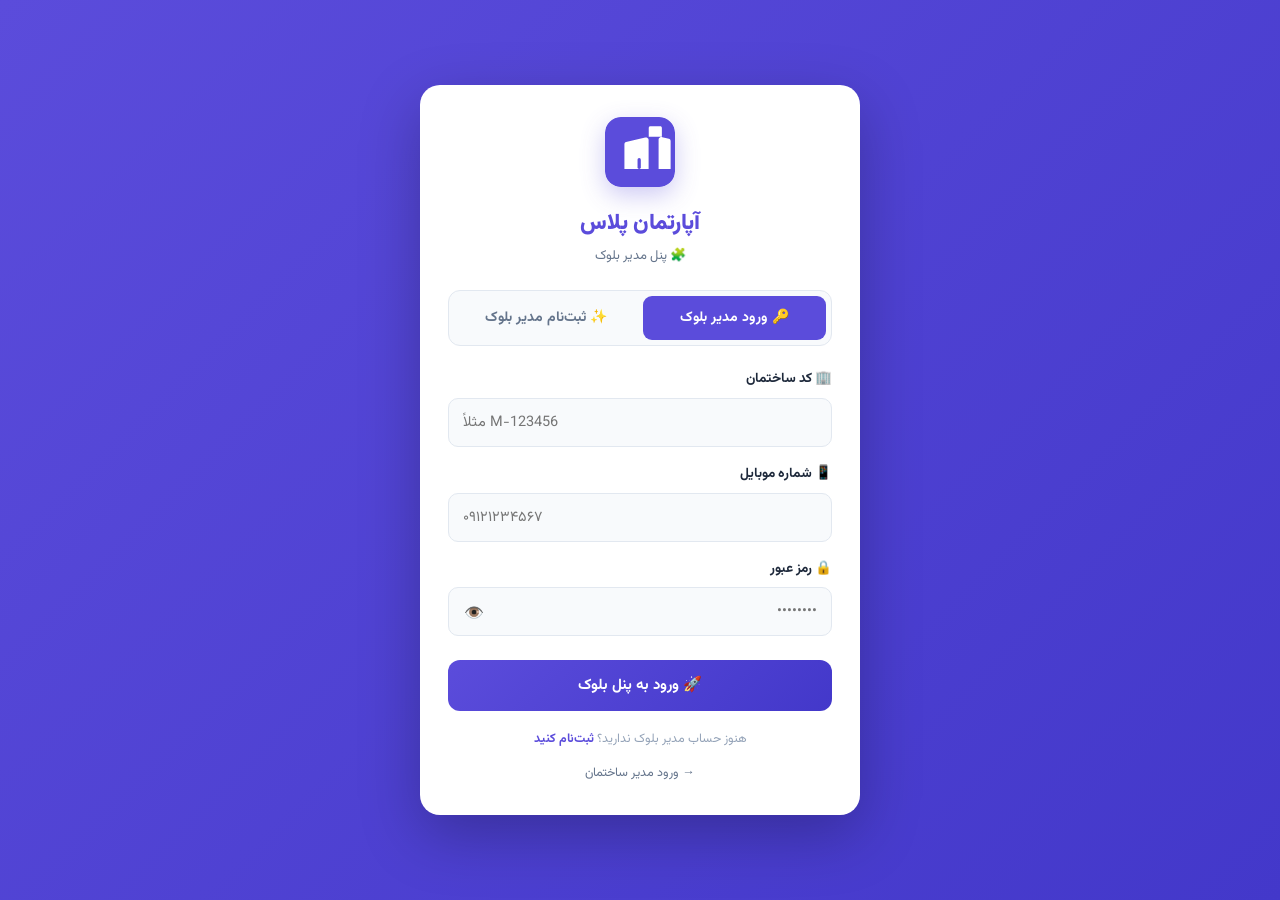
<file: block.html>
<!DOCTYPE html>
<html lang="fa" dir="rtl">
<head>
  <meta charset="UTF-8">
  <meta name="viewport" content="width=device-width,initial-scale=1.0,maximum-scale=1.0,viewport-fit=cover">
  <title>مدیر بلوک | آپارتمان پلاس</title>
  <link rel="stylesheet" href="css/style.css?v=999">
  <link rel="stylesheet" href="css/auth.css?v=2">
  <link rel="manifest" href="manifest.json">
  <meta name="theme-color" content="#5b4cdb">
  <link rel="icon" href="assets/icon-192.png" type="image/png">
  <link rel="apple-touch-icon" href="assets/apple-touch-icon.png">
  <meta name="apple-mobile-web-app-capable" content="yes">
  <meta name="mobile-web-app-capable" content="yes">
  <meta name="apple-mobile-web-app-title" content="مدیر ساختمان">
  <meta name="robots" content="noindex">
</head>
<body>

  <div class="login-page">
    <div class="login-box">

      <div class="login-brand">
        <svg viewBox="0 0 512 512" xmlns="http://www.w3.org/2000/svg" fill="none">
          <rect width="512" height="512" rx="110" fill="#5b4cdb"/>
          <path d="M370 380H142V200c0-8 5-15 12-17l140-33c6-1 12 0 17 3s8 9 8 15v212zM392 165c0-6 4-12 9-15s12-4 18-2l48 11c8 2 13 9 13 17v204h-88V165zM320 80c0-7 5-12 12-12h72c7 0 12 5 12 12v64h-96V80z"
                fill="#ffffff"/>
          <rect x="238" y="300" width="24" height="80" rx="12" fill="#5b4cdb"/>
        </svg>
        <h1>آپارتمان پلاس</h1>
        <p>🧩 پنل مدیر بلوک</p>
      </div>

      <!-- تب‌ها -->
      <div class="login-tabs">
        <button class="login-tab active" data-block-tab="login">🔑 ورود مدیر بلوک</button>
        <button class="login-tab" data-block-tab="register">✨ ثبت‌نام مدیر بلوک</button>
      </div>

      <div class="auth-status" id="blockStatus" role="status" aria-live="polite"></div>

      <!-- تب ورود -->
      <div class="login-tab-content active" data-block-tab-content="login">
        <div class="form-group">
          <label for="blockLoginCode">🏢 کد ساختمان</label>
          <input type="text" id="blockLoginCode" class="form-input" placeholder="مثلاً M-123456" dir="ltr" autocomplete="organization" autocapitalize="characters" />
        </div>
        <div class="form-group">
          <label for="blockLoginPhone">📱 شماره موبایل</label>
          <input type="tel" id="blockLoginPhone" class="form-input" placeholder="۰۹۱۲۱۲۳۴۵۶۷" maxlength="11" dir="ltr" autocomplete="username" inputmode="numeric" />
        </div>
        <div class="form-group">
          <label for="blockLoginPassword">🔒 رمز عبور</label>
          <div class="show-pass-wrapper">
            <input type="password" id="blockLoginPassword" class="form-input" placeholder="••••••••" style="padding-left: 40px;" autocomplete="current-password" />
            <button type="button" class="show-pass-btn" data-toggle-pass="blockLoginPassword">👁️</button>
          </div>
        </div>
        <div class="login-error-msg" id="blockLoginError" style="margin:-4px 0 8px;"></div>
        <button class="login-submit-btn" id="btnBlockLoginSubmit">🚀 ورود به پنل بلوک</button>
        <p class="login-footer-text">
          هنوز حساب مدیر بلوک ندارید؟
          <a data-goto-block-tab="register">ثبت‌نام کنید</a>
        </p>
      </div>

      <!-- تب ثبت‌نام -->
      <div class="login-tab-content" data-block-tab-content="register">
        <p class="form-hint" style="margin:-6px 0 14px;font-size:12.5px;color:#64748b;">درخواست شما برای مدیر ساختمان فرستاده می‌شود و بعد از تأیید او می‌توانید وارد شوید.</p>
        <div class="form-group">
          <label for="blockRegCode">🏢 کد ساختمان</label>
          <input type="text" id="blockRegCode" class="form-input" placeholder="کد را از مدیر ساختمان بگیرید" dir="ltr" autocapitalize="characters" autocomplete="off" />
          <div class="form-hint" id="blockRegCodeHint"></div>
        </div>
        <div class="form-group">
          <label for="blockRegBlock">🧱 بلوک</label>
          <select id="blockRegBlock" class="form-input" disabled>
            <option value="">اول کد ساختمان را وارد کنید</option>
          </select>
          <input type="text" id="blockRegBlockText" class="form-input" placeholder="نام بلوک (مثلاً A)" style="display:none;" autocomplete="off" />
        </div>
        <div class="form-group">
          <label for="blockRegName">👤 نام و نام خانوادگی</label>
          <input type="text" id="blockRegName" class="form-input" placeholder="مثلاً: رضا محمدی" maxlength="60" autocomplete="name" />
        </div>
        <div class="form-group">
          <label for="blockRegPhone">📱 شماره موبایل</label>
          <input type="tel" id="blockRegPhone" class="form-input" placeholder="۰۹۱۲۱۲۳۴۵۶۷" maxlength="11" dir="ltr" autocomplete="tel" inputmode="numeric" />
        </div>
        <div class="form-group">
          <label for="blockRegPassword">🔒 رمز عبور (حداقل ۶ کاراکتر)</label>
          <div class="show-pass-wrapper">
            <input type="password" id="blockRegPassword" class="form-input" placeholder="••••••••" style="padding-left: 40px;" autocomplete="new-password" />
            <button type="button" class="show-pass-btn" data-toggle-pass="blockRegPassword">👁️</button>
          </div>
        </div>
        <div class="form-group">
          <label for="blockRegPassword2">🔒 تکرار رمز عبور</label>
          <input type="password" id="blockRegPassword2" class="form-input" placeholder="••••••••" autocomplete="new-password" />
        </div>
        <div class="login-error-msg" id="blockRegError" style="margin:-4px 0 8px;"></div>
        <button class="login-submit-btn" id="btnBlockRegSubmit">📨 ارسال درخواست ثبت‌نام</button>
        <p class="login-footer-text">
          قبلاً ثبت‌نام کرده‌اید؟
          <a data-goto-block-tab="login">وارد شوید</a>
        </p>
      </div>

      <a class="login-back-link" href="login.html">→ ورود مدیر ساختمان</a>
    </div>
  </div>

  <div id="toastContainer" class="toast-container"></div>

  <script src="js/dialogs.js?v=1"></script>
  <script src="js/sync.js?v=7"></script>
  <script src="js/auth.js?v=5"></script>
  <script src="js/block-auth.js?v=1"></script>
</body>
</html>
</file>
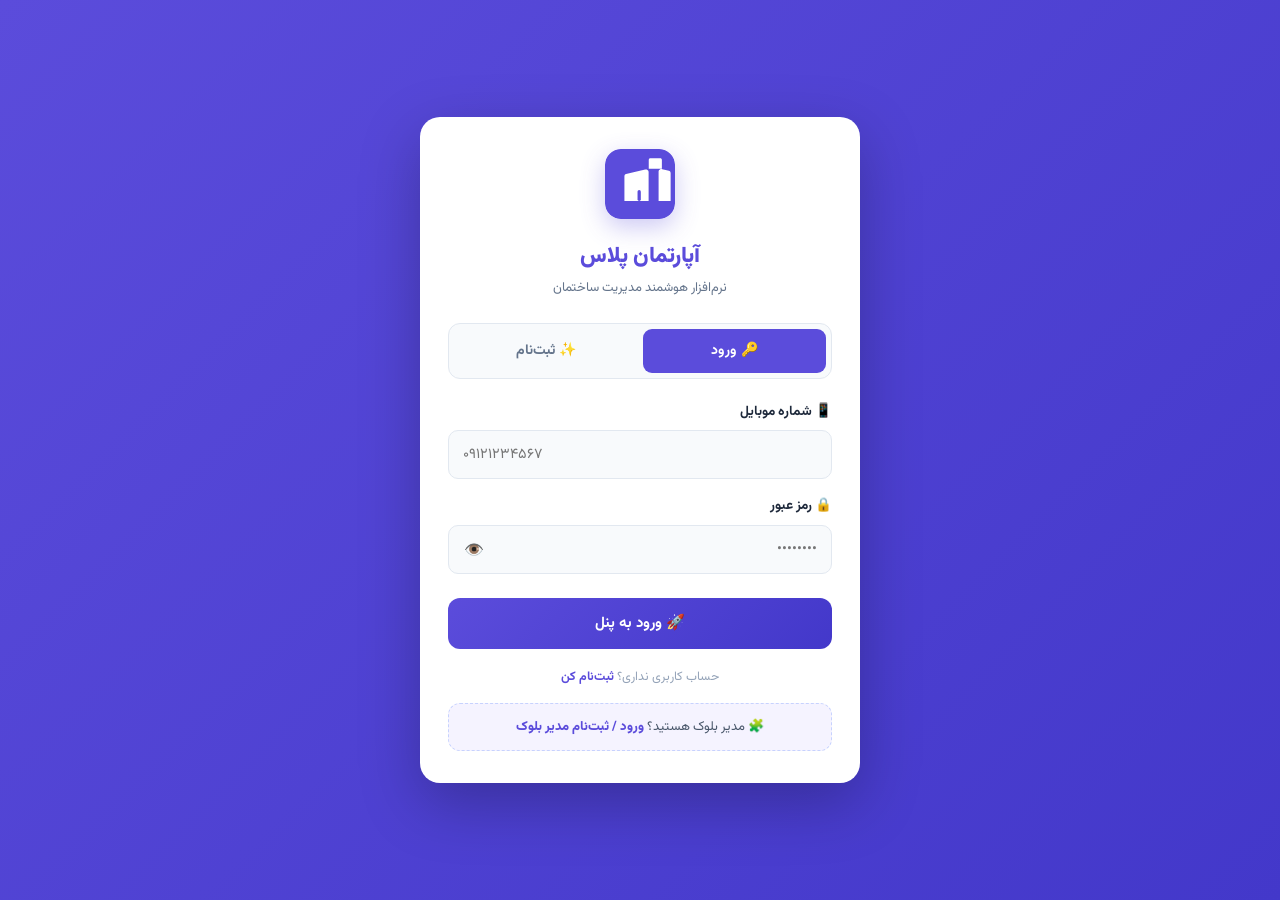
<file: login.html>
<!DOCTYPE html>
<html lang="fa" dir="rtl">
<head>
  <meta charset="UTF-8">
  <meta name="viewport" content="width=device-width,initial-scale=1.0,maximum-scale=1.0,viewport-fit=cover">
  <title>ورود | آپارتمان پلاس</title>
  <link rel="stylesheet" href="css/style.css?v=999">
<link rel="manifest" href="manifest.json">
<meta name="theme-color" content="#5b4cdb">
<link rel="icon" href="assets/icon-192.png" type="image/png">
<link rel="apple-touch-icon" href="assets/apple-touch-icon.png">
<meta name="apple-mobile-web-app-capable" content="yes">
<meta name="mobile-web-app-capable" content="yes">
<meta name="apple-mobile-web-app-title" content="مدیر ساختمان">

  <link rel="stylesheet" href="css/auth.css?v=2">
</head>
<body>

  <div class="login-page">
    <div class="login-box">

      <div class="login-brand">
        <svg viewBox="0 0 512 512" xmlns="http://www.w3.org/2000/svg" fill="none">
          <rect width="512" height="512" rx="110" fill="#5b4cdb"/>
          <path d="M370 380H142V200c0-8 5-15 12-17l140-33c6-1 12 0 17 3s8 9 8 15v212zM392 165c0-6 4-12 9-15s12-4 18-2l48 11c8 2 13 9 13 17v204h-88V165zM320 80c0-7 5-12 12-12h72c7 0 12 5 12 12v64h-96V80z"
                fill="#ffffff"/>
          <rect x="238" y="300" width="24" height="80" rx="12" fill="#5b4cdb"/>
        </svg>
        <h1>آپارتمان پلاس</h1>
        <p>نرم‌افزار هوشمند مدیریت ساختمان</p>
      </div>

      <!-- تب‌ها -->
      <div class="login-tabs">
        <button class="login-tab active" data-login-tab="login">🔑 ورود</button>
        <button class="login-tab" data-login-tab="signup">✨ ثبت‌نام</button>
      </div>

      <!-- تب ورود -->
      <div class="login-tab-content active" data-login-tab-content="login">
        <div class="form-group">
          <label for="loginPhone">📱 شماره موبایل</label>
          <input type="tel" id="loginPhone" class="form-input"
                 placeholder="۰۹۱۲۱۲۳۴۵۶۷" maxlength="11" dir="ltr" />
          <div class="login-error-msg" id="loginPhoneError"></div>
        </div>

        <div class="form-group">
          <label for="loginPassword">🔒 رمز عبور</label>
          <div class="show-pass-wrapper">
            <input type="password" id="loginPassword" class="form-input"
                   placeholder="••••••••" style="padding-left: 40px;" />
            <button type="button" class="show-pass-btn" data-toggle-pass="loginPassword">👁️</button>
          </div>
          <div class="login-error-msg" id="loginPasswordError"></div>
        </div>

        <button class="login-submit-btn" id="btnLoginSubmit">
          🚀 ورود به پنل
        </button>

        <p class="login-footer-text">
          حساب کاربری نداری؟
          <a data-switch-to-signup>ثبت‌نام کن</a>
        </p>

        <a class="login-alt-link" href="block.html" id="linkBlockManager">
          🧩 مدیر بلوک هستید؟ <strong>ورود / ثبت‌نام مدیر بلوک</strong>
        </a>
      </div>

      <!-- تب ثبت‌نام (فقط متن راهنما) -->
      <div class="login-tab-content" data-login-tab-content="signup">
        <div style="text-align: center; padding: 20px 0;">
          <div style="font-size: 56px; margin-bottom: 12px;">✨</div>
          <h2 style="font-size: 18px; font-weight: 800; color: #1e293b; margin-bottom: 10px;">
            خوش آمدید!
          </h2>
          <p style="font-size: 13.5px; color: #64748b; line-height: 1.8; margin-bottom: 20px;">
            برای شروع، اطلاعات ساختمان خود را وارد کنید. این فرآیند ۴ مرحله دارد و
            کمتر از ۲ دقیقه طول می‌کشد.
          </p>

          <button class="login-submit-btn" id="btnStartSignup">
            🎯 شروع ثبت‌نام
          </button>

          <p class="login-footer-text">
            حساب داری؟
            <a data-switch-to-login>وارد شو</a>
          </p>
        </div>
      </div>

    </div>
  </div>

  <!-- Toast Container -->
  <div id="toastContainer" class="toast-container"></div>

  <script src="js/sync.js?v=7"></script>
  <script src="js/plans.js?v=3"></script>
  <script src="js/auth.js?v=5"></script>
</body>
</html>
</file>
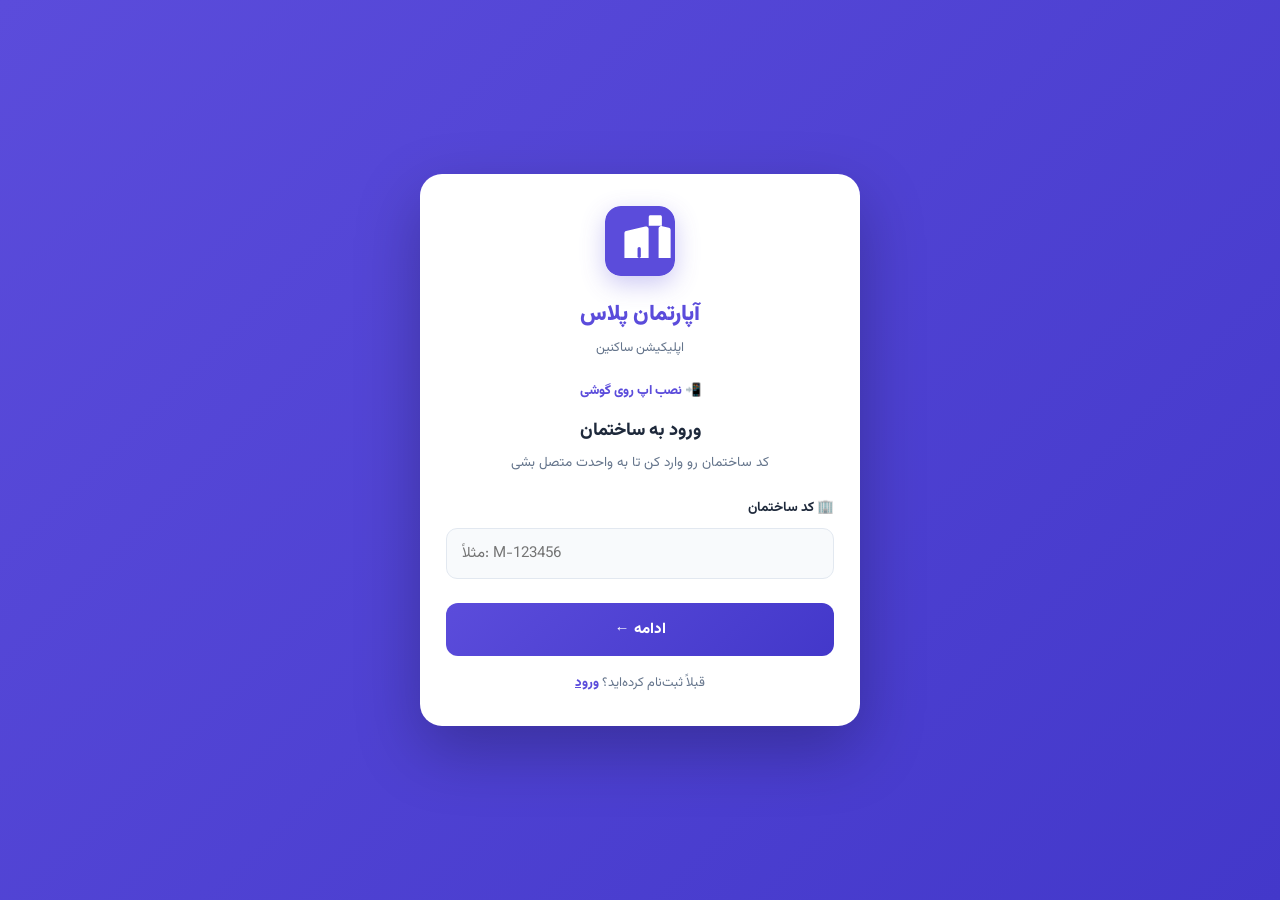
<file: resident.html>
<!DOCTYPE html>
<html lang="fa" dir="rtl">
<head>
  <meta charset="UTF-8">
  <meta name="viewport" content="width=device-width,initial-scale=1.0,maximum-scale=1.0,user-scalable=no">
  <title>آپارتمان پلاس | اپلیکیشن ساکنین</title>
        <link rel="stylesheet" href="css/resident-style.css?v=19">
  <link rel="stylesheet" href="https://fonts.googleapis.com/css2?family=Vazirmatn:wght@300;400;500;600;700;800;900&display=swap">
  <link rel="manifest" href="resident-manifest.json">
  <meta name="theme-color" content="#5b4cdb">
  <link rel="icon" href="assets/icon-192.png" type="image/png">
  <link rel="apple-touch-icon" href="assets/apple-touch-icon.png">
  <meta name="apple-mobile-web-app-capable" content="yes">
  <meta name="mobile-web-app-capable" content="yes">
  <meta name="apple-mobile-web-app-title" content="آپارتمان پلاس">
</head>
<body>

<!-- ============ صفحه ورود ============ -->
<div id="residentLoginPage" class="resident-login-page">

  <div class="resident-login-box">

    <div class="resident-brand">
      <svg viewBox="0 0 512 512" xmlns="http://www.w3.org/2000/svg" fill="none" width="70" height="70">
        <rect width="512" height="512" rx="110" fill="#5b4cdb"/>
        <path d="M370 380H142V200c0-8 5-15 12-17l140-33c6-1 12 0 17 3s8 9 8 15v212zM392 165c0-6 4-12 9-15s12-4 18-2l48 11c8 2 13 9 13 17v204h-88V165zM320 80c0-7 5-12 12-12h72c7 0 12 5 12 12v64h-96V80z" fill="#ffffff"/>
        <rect x="238" y="300" width="24" height="80" rx="12" fill="#5b4cdb"/>
      </svg>
      <h1>آپارتمان پلاس</h1>
      <p>اپلیکیشن ساکنین</p>
    </div>
    <a href="app.html" id="residentGetAppLink" style="display:block;text-align:center;margin:-6px 0 14px;font-size:13px;font-weight:800;color:#5b4cdb;text-decoration:none;">📲 نصب اپ روی گوشی</a>
    <script>if ((window.matchMedia && window.matchMedia('(display-mode: standalone)').matches) || navigator.standalone === true) document.getElementById('residentGetAppLink').style.display = 'none';</script>

    <!-- مرحله ۱: کد ساختمان -->
    <div id="residentStep1" class="resident-step">
      <h2 class="resident-step-title">ورود به ساختمان</h2>
      <p class="resident-step-desc">کد ساختمان رو وارد کن تا به واحدت متصل بشی</p>

      <div class="resident-form-group">
        <label for="residentBuildingCode">🏢 کد ساختمان</label>
        <input type="text" id="residentBuildingCode" class="resident-form-input"
               placeholder="مثلاً: M-123456" dir="ltr" />
        <div class="resident-error-msg" id="residentCodeError"></div>
      </div>

      <button class="resident-submit-btn" id="residentVerifyCodeBtn">
        ادامه ←
      </button>

      <p style="text-align:center;margin-top:16px;font-size:13px;color:#64748b;">
        قبلاً ثبت‌نام کرده‌اید؟
        <a href="#" id="residentShowLogin" style="color:#5b4cdb;font-weight:800;">ورود</a>
      </p>
    </div>

    <!-- ورود ساکن ثبت‌نام‌شده -->
    <div id="residentLoginStep" class="resident-step" style="display:none;">
      <h2 class="resident-step-title">ورود ساکن</h2>
      <p class="resident-step-desc">با شماره موبایل و رمزی که موقع ثبت‌نام گذاشتید وارد شوید</p>

      <div class="resident-form-group">
        <label for="residentLoginCode">🏢 کد ساختمان</label>
        <input type="text" id="residentLoginCode" autocomplete="organization" class="resident-form-input" placeholder="مثلاً: M-123456" dir="ltr" />
      </div>
      <div class="resident-form-group">
        <label for="residentLoginPhone">📱 شماره موبایل</label>
        <input type="tel" id="residentLoginPhone" name="username" inputmode="numeric" maxlength="11" autocomplete="username" class="resident-form-input" placeholder="09xxxxxxxxx" dir="ltr" />
      </div>
      <div class="resident-form-group">
        <label for="residentLoginPassword">🔒 رمز عبور</label>
        <input type="password" id="residentLoginPassword" name="password" autocomplete="current-password" class="resident-form-input" dir="ltr" />
        <div class="resident-error-msg" id="residentLoginError"></div>
      </div>

      <button class="resident-submit-btn" id="residentLoginBtn">ورود ←</button>
      <p style="text-align:center;margin-top:12px;font-size:12.5px;color:#64748b;line-height:1.8;">رمز را فراموش کرده‌اید؟ از مدیر ساختمان بخواهید برایتان رمز تازه بگذارد.</p>
      <p style="text-align:center;margin-top:16px;font-size:13px;">
        <a href="#" id="residentBackToRegister" style="color:#5b4cdb;font-weight:800;">→ ثبت‌نام جدید</a>
      </p>
    </div>

    <!-- مرحله ۲: انتخاب واحد -->
    <div id="residentStep2" class="resident-step" style="display:none;">
      <h2 class="resident-step-title">انتخاب واحد</h2>
      <p class="resident-step-desc">واحد خودت رو انتخاب کن</p>

      <div class="resident-form-group" id="residentBlockGroup" style="display:none;">
        <label for="residentBlockSelect">🏢 بلوک</label>
        <select id="residentBlockSelect" class="resident-form-input"></select>
      </div>

      <div class="resident-form-group">
        <label for="residentUnitSelect">🏠 شماره واحد</label>
        <select id="residentUnitSelect" class="resident-form-input"></select>
        <div class="resident-error-msg" id="residentUnitError"></div>
      </div>

      <div style="display: flex; gap: 10px; margin-top: 20px;">
        <button class="resident-cancel-btn" id="residentBackToStep1">→ برگشت</button>
        <button class="resident-submit-btn" id="residentVerifyUnitBtn" style="flex: 1;">ادامه ←</button>
      </div>
    </div>

    <!-- مرحله ۳: ثبت‌نام -->
    <div id="residentStep3" class="resident-step" style="display:none;">
      <h2 class="resident-step-title">ثبت‌نام</h2>
      <p class="resident-step-desc">اطلاعات خودت رو وارد کن</p>

      <div class="resident-form-group">
        <label for="residentName">👤 نام و نام خانوادگی <span class="resident-required">*</span></label>
        <input type="text" id="residentName" class="resident-form-input"
               placeholder="مثلاً: علی احمدی" />
        <div class="resident-error-msg" id="residentNameError"></div>
      </div>

      <div class="resident-form-group">
        <label for="residentPhone">📱 شماره موبایل <span class="resident-required">*</span></label>
        <input type="tel" id="residentPhone" inputmode="numeric" autocomplete="tel" class="resident-form-input"
               placeholder="۰۹۱۲۱۲۳۴۵۶۷" maxlength="11" dir="ltr" />
        <div class="resident-error-msg" id="residentPhoneError"></div>
      </div>

      <div class="resident-form-group">
        <input type="hidden" id="residentRole" value="owner" />
        <div class="resident-role-choice" role="radiogroup" aria-label="مالک یا مستاجر">
          <label class="resident-role-opt"><input type="radio" name="residentRoleRadio" value="owner" checked /> <span>👤 مالک هستم</span></label>
          <label class="resident-role-opt"><input type="radio" name="residentRoleRadio" value="tenant" /> <span>🏘️ مستاجر هستم</span></label>
        </div>
      </div>

      <div class="resident-form-group" id="residentOwnerNameGroup" style="display:none;">
        <label for="residentOwnerName">🏠 نام مالک واحد <span class="resident-required">*</span></label>
        <input type="text" id="residentOwnerName" class="resident-form-input" placeholder="مثلاً: رضا محمدی" />
        <div class="resident-error-msg" id="residentOwnerNameError"></div>
      </div>

      <div class="resident-form-group">
        <label for="residentPeopleCount">👥 تعداد نفرات ساکن <span class="resident-required">*</span></label>
        <input type="number" id="residentPeopleCount" class="resident-form-input"
               min="1" max="20" value="1" placeholder="مثلاً: ۳" />
      </div>

      <div class="resident-form-group">
        <label for="residentPassword">🔒 رمز عبور <span class="resident-required">*</span></label>
        <input type="password" id="residentPassword" autocomplete="new-password" class="resident-form-input"
               placeholder="حداقل ۶ کاراکتر" />
        <div class="resident-error-msg" id="residentPasswordError"></div>
      </div>

      <div class="resident-form-group">
        <label for="residentPasswordConfirm">🔒 تکرار رمز عبور <span class="resident-required">*</span></label>
        <input type="password" id="residentPasswordConfirm" autocomplete="new-password" class="resident-form-input"
               placeholder="رمز را دوباره وارد کن" />
        <div class="resident-error-msg" id="residentPasswordConfirmError"></div>
      </div>

      <div style="display: flex; gap: 10px; margin-top: 20px;">
        <button class="resident-cancel-btn" id="residentBackToStep2">→ برگشت</button>
        <button class="resident-submit-btn" id="residentRegisterBtn" style="flex: 1;">✨ ثبت‌نام</button>
      </div>
    </div>

  </div>
</div>

<!-- ============ پنل ساکن ============ -->
<div id="residentPanel" class="resident-panel" style="display:none;">

  <!-- هدر -->
<header class="resident-header">
  <div class="resident-header-info">
    <h2 id="residentHeaderName">—</h2>
    <p id="residentHeaderUnit">—</p>
  </div>
  <div style="display:flex; gap:8px; position:relative;">
    <button class="resident-logout-btn" id="residentNotifBtn" title="اعلان‌ها" aria-label="اعلان‌ها" style="position:relative;">
      <svg class="r-ico" viewBox="0 0 24 24" fill="none" stroke="currentColor" stroke-width="1.9" stroke-linecap="round" stroke-linejoin="round" aria-hidden="true"><path d="M6 8a6 6 0 1 1 12 0c0 7 3 8.5 3 8.5H3S6 15 6 8Z"/><path d="M10.3 20a2 2 0 0 0 3.4 0"/></svg>
      <span class="resident-notif-dot" id="residentNotifDot" style="display:none;"></span>
    </button>
    <button class="resident-logout-btn" id="residentLogoutBtn" title="خروج" aria-label="خروج"><svg class="r-ico" viewBox="0 0 24 24" fill="none" stroke="currentColor" stroke-width="1.9" stroke-linecap="round" stroke-linejoin="round" aria-hidden="true"><path d="M15 4h3a2 2 0 0 1 2 2v12a2 2 0 0 1-2 2h-3"/><path d="M10 17l-5-5 5-5"/><path d="M5 12h11"/></svg></button>
<button id="installBtn" class="resident-submit-btn" style="display: none; padding: 8px 12px; font-size: 12px; margin: 0 5px; background: #10b981; width: auto;">
  📲 نصب اپلیکیشن
</button>
    <!-- ✅ پنل اعلان‌ها -->
    <div id="residentNotifPanel" class="resident-notif-panel">
      <div class="resident-notif-header">
        <h3>🔔 اعلان‌ها</h3>
        <button class="resident-notif-clear" id="residentNotifClearBtn" title="پاک کردن همه">✖</button>
      </div>
      <div class="resident-notif-list" id="residentNotifList">
        <!-- اعلان‌ها اینجا رندر می‌شن -->
      </div>
    </div>
  </div>
</header>
  <!-- محتوای پنل -->
  <main class="resident-content">
    <div id="residentPushBanner" style="display:none"></div>

    <!-- صفحه اصلی -->
    <section id="resident-dashboard" class="resident-page active">
      <div class="resident-welcome-card">
        <div class="resident-welcome-icon">🏠</div>
        <h3>خوش آمدید</h3>
        <p id="residentWelcomeText">—</p>
      </div>

      <div class="resident-stats-grid">
        <div class="resident-stat-card">
          <div class="resident-stat-icon resident-icon-blue">💰</div>
          <div class="resident-stat-body">
            <p class="resident-stat-label">بدهی کل</p>
            <h3 class="resident-stat-value" id="residentStatDebt">۰ تومان</h3>
          </div>
        </div>

        <div class="resident-stat-card">
          <div class="resident-stat-icon resident-icon-green">✅</div>
          <div class="resident-stat-body">
            <p class="resident-stat-label">پرداخت شده</p>
            <h3 class="resident-stat-value" id="residentStatPaid">۰</h3>
          </div>
        </div>

        <div class="resident-stat-card">
          <div class="resident-stat-icon resident-icon-orange">📩</div>
          <div class="resident-stat-body">
            <p class="resident-stat-label">پیام‌های جدید</p>
            <h3 class="resident-stat-value" id="residentStatMessages">۰</h3>
          </div>
        </div>

        <div class="resident-stat-card">
          <div class="resident-stat-icon resident-icon-purple">📢</div>
          <div class="resident-stat-body">
            <p class="resident-stat-label">اطلاعیه‌ها</p>
            <h3 class="resident-stat-value" id="residentStatNotices">۰</h3>
          </div>
        </div>
      </div>

      <!-- آخرین شارژ -->
      <div class="resident-card">
        <div class="resident-card-header">
          <h3>💰 آخرین شارژ</h3>
        </div>
        <div id="residentLastCharge">
          <p style="text-align:center; color:#94a3b8; padding:20px;">هنوز شارژی صادر نشده</p>
        </div>
      </div>

    </section>

    <!-- صفحه شارژها -->
    <section id="resident-charges" class="resident-page">
      <div class="resident-page-header">
        <h2>💰 شارژهای من</h2>
      </div>
      <div id="residentChargesList"></div>
      <div id="residentPeersBox"></div>
    </section>

    <!-- صفحه اطلاعیه‌ها -->
    <section id="resident-notices" class="resident-page">
      <div class="resident-page-header">
        <h2>📢 اطلاعیه‌ها</h2>
      </div>
      <div id="residentNoticesList"></div>
    </section>

       <!-- صفحه پیام‌ها — فقط چت مستقیم با مدیر -->
    <section id="resident-messages" class="resident-page">
      <div class="resident-chat-header">
        <div class="resident-chat-header-info">
          <h3>گفتگو با مدیر ساختمان</h3>
          <p>🟢 پاسخگویی آنلاین</p>
        </div>
      </div>

         <div class="resident-chat-area">
              <button class="resident-scroll-bottom-btn" id="residentScrollBottomBtn" title="آخرین پیام">
          <svg width="18" height="18" viewBox="0 0 24 24" fill="none" stroke="currentColor" stroke-width="3" stroke-linecap="round" stroke-linejoin="round">
            <polyline points="6 9 12 15 18 9"/>
          </svg>
        </button>
        <div id="residentChatMessages" class="resident-chat-messages"></div>
      </div>

           <div class="resident-chat-input-box">
        <input type="text" id="residentChatInput" class="resident-chat-input"
               placeholder="پیام خود را بنویسید..." />
        <button class="resident-chat-send" id="residentChatSendBtn" title="ارسال">➤</button>
      </div>

    </section>  <!-- ✅ این خط اضافه شد — بستن resident-messages -->

    <!-- صفحه رأی‌گیری -->
    <section id="resident-voting" class="resident-page">
      <div class="resident-page-header">
        <h2>🗳️ رأی‌گیری</h2>
      </div>
      <div id="residentVotingList"></div>
    </section>

    <!-- صفحه پروفایل -->
    <section id="resident-profile" class="resident-page">
      <div class="resident-page-header">
        <h2>👤 پروفایل من</h2>
      </div>
      <div id="residentProfileContent"></div>
    </section>

  </main>

  <!-- نوار پایین (تب‌بار) -->
  <nav class="resident-bottom-nav">
    <button class="resident-nav-item active" data-resident-page="dashboard">
      <span class="resident-nav-icon"><svg class="r-ico" viewBox="0 0 24 24" fill="none" stroke="currentColor" stroke-width="1.9" stroke-linecap="round" stroke-linejoin="round" aria-hidden="true"><path d="M3 10.5 12 3l9 7.5"/><path d="M5 9.5V20a1 1 0 0 0 1 1h4v-6h4v6h4a1 1 0 0 0 1-1V9.5"/></svg></span>
      <span class="resident-nav-text">خانه</span>
    </button>
    <button class="resident-nav-item" data-resident-page="charges">
      <span class="resident-nav-icon"><svg class="r-ico" viewBox="0 0 24 24" fill="none" stroke="currentColor" stroke-width="1.9" stroke-linecap="round" stroke-linejoin="round" aria-hidden="true"><rect x="2.5" y="5" width="19" height="14" rx="3"/><path d="M2.5 10h19"/><path d="M6.5 15h4"/></svg></span>
      <span class="resident-nav-text">شارژها</span>
    </button>
    <button class="resident-nav-item" data-resident-page="notices">
      <span class="resident-nav-icon"><svg class="r-ico" viewBox="0 0 24 24" fill="none" stroke="currentColor" stroke-width="1.9" stroke-linecap="round" stroke-linejoin="round" aria-hidden="true"><path d="M3 11v2a1 1 0 0 0 1 1h2l5 4V6L6 10H4a1 1 0 0 0-1 1Z"/><path d="M15.5 8.5a5 5 0 0 1 0 7"/><path d="M18.5 5.5a9 9 0 0 1 0 13"/></svg></span>
      <span class="resident-nav-text">اطلاعیه</span>
    </button>
    <button class="resident-nav-item" data-resident-page="messages">
      <span class="resident-nav-icon"><svg class="r-ico" viewBox="0 0 24 24" fill="none" stroke="currentColor" stroke-width="1.9" stroke-linecap="round" stroke-linejoin="round" aria-hidden="true"><path d="M21 12a8 8 0 0 1-11.6 7.1L4 20.5l1.4-4.7A8 8 0 1 1 21 12Z"/><path d="M8.5 11h.01M12 11h.01M15.5 11h.01"/></svg></span>
      <span class="resident-nav-text">پیام</span>
    </button>
    <button class="resident-nav-item" data-resident-page="voting">
      <span class="resident-nav-icon"><svg class="r-ico" viewBox="0 0 24 24" fill="none" stroke="currentColor" stroke-width="1.9" stroke-linecap="round" stroke-linejoin="round" aria-hidden="true"><path d="M9 11.5 11 13.5 15.5 9"/><rect x="3.5" y="3.5" width="17" height="17" rx="4"/></svg></span>
      <span class="resident-nav-text">رأی</span>
    </button>
    <button class="resident-nav-item" data-resident-page="profile">
      <span class="resident-nav-icon"><svg class="r-ico" viewBox="0 0 24 24" fill="none" stroke="currentColor" stroke-width="1.9" stroke-linecap="round" stroke-linejoin="round" aria-hidden="true"><circle cx="12" cy="8" r="4"/><path d="M4.5 20.5a7.5 7.5 0 0 1 15 0"/></svg></span>
      <span class="resident-nav-text">پروفایل</span>
    </button>
  </nav>

</div>

<!-- Toast Container -->
<div id="residentToastContainer" class="resident-toast-container"></div>
<script src="js/dialogs.js?v=1"></script>
<script src="js/sync.js?v=7"></script>
<script src="js/notify.js?v=1"></script>
<script src="js/resident-app.js?v=24"></script>
  <!-- ============ مودال اعلام واریز ============ -->
<div class="resident-modal-backdrop" id="residentPayModal">
  <div class="resident-modal">

    <div class="resident-modal-header">
      <div class="resident-modal-icon">🧾</div>
      <div>
        <h2>اعلام واریز شارژ</h2>
        <p id="residentPaySubtitle">—</p>
      </div>
      <button class="resident-modal-close" id="residentPayCloseBtn">✖</button>
    </div>

    <div class="resident-modal-body">

      <div class="rpay-methods" role="radiogroup">
        <label class="rpay-method"><input type="radio" name="residentPayKind" value="bank" checked><span>🏦 واریز بانکی</span></label>
        <label class="rpay-method"><input type="radio" name="residentPayKind" value="cash"><span>💵 پرداخت نقدی</span></label>
      </div>

      <div class="rpay-step" data-kind="bank"><span class="rpay-step-num">۱</span><span>مبلغ را با اپ بانک خودتان به حساب زیر واریز کنید.</span></div>
      <div class="rpay-step" data-kind="cash" style="display:none;"><span class="rpay-step-num">۱</span><span>مبلغ را نقدی به مدیر تحویل دهید و اینجا ثبت کنید تا مدیر تأیید کند.</span></div>

      <div class="resident-pay-info">
        <div class="resident-pay-row"><span>دوره</span><strong id="residentPayMonth">—</strong></div>
        <div class="resident-pay-row"><span>مبلغ قابل پرداخت</span><strong id="residentPayAmount">—</strong></div>
        <div class="resident-pay-row"><span>تاریخ سررسید</span><strong id="residentPayDueDate">—</strong></div>
      </div>

      <div id="residentPayBankInfo" class="rpay-bank" data-kind="bank"></div>

      <div class="rpay-step" data-kind="bank"><span class="rpay-step-num">۲</span><span>بعد از واریز، اطلاعات رسید را وارد کنید تا مدیر تأیید کند.</span></div>

      <div class="resident-form-group">
        <label for="residentPayDate"><span id="residentPayDateLabel">تاریخ واریز</span> <span class="resident-required">*</span></label>
        <input type="text" id="residentPayDate" class="resident-form-input" inputmode="numeric" placeholder="مثلاً ۱۴۰۵/۰۸/۱۴" />
      </div>

      <div class="resident-form-group" data-kind="cash" style="display:none;">
        <label for="residentPayCashTo">تحویل به <span style="color:#94a3b8;font-weight:500;">(اختیاری)</span></label>
        <input type="text" id="residentPayCashTo" class="resident-form-input" placeholder="مثلاً: مدیر ساختمان / سرایدار" />
      </div>

      <div class="resident-form-group" data-kind="bank">
        <label for="residentPayTracking">شماره پیگیری / مرجع</label>
        <input type="text" id="residentPayTracking" class="resident-form-input" inputmode="numeric" placeholder="از رسید اپ بانک" dir="ltr" />
      </div>

      <div class="resident-form-group" data-kind="bank">
        <label for="residentPayCard4">۴ رقم آخر کارت مبدأ <span style="color:#94a3b8;font-weight:500;">(اختیاری)</span></label>
        <input type="text" id="residentPayCard4" class="resident-form-input" inputmode="numeric" maxlength="4" placeholder="مثلاً ۴۵۶۷" dir="ltr" />
      </div>

      <div class="resident-form-group" data-kind="bank">
        <label>عکس رسید</label>
        <label class="rpay-upload" for="residentPayReceipt" id="residentPayReceiptLabel">
          <span class="rpay-upload-icon">📷</span>
          <span id="residentPayReceiptText">انتخاب عکس یا اسکرین‌شات رسید</span>
        </label>
        <input type="file" id="residentPayReceipt" accept="image/*" style="display:none;" />
        <div id="residentPayReceiptPreview" class="rpay-preview" style="display:none;"></div>
      </div>

      <input type="hidden" id="residentPayMethod" value="واریز بانکی" />

      <div class="resident-pay-notice" data-kind="bank" style="background:#eef2ff;color:#3730a3;">
        حداقل یکی از «شماره پیگیری» یا «عکس رسید» لازم است. ارسال عکس، تأیید مدیر را سریع‌تر می‌کند.
      </div>

    </div>

    <div class="resident-modal-actions">
      <button class="resident-cancel-btn" id="residentPayCancelBtn">انصراف</button>
      <button class="resident-submit-btn" id="residentPayConfirmBtn" style="flex: 1;">📩 ثبت و ارسال برای مدیر</button>
    </div>

  </div>
</div>
  <script>
  if ('serviceWorker' in navigator) {
    navigator.serviceWorker.register('sw.js');
  }

  // دکمه نصب سفارشی
  let deferredPrompt;
  window.addEventListener('beforeinstallprompt', (e) => {
    e.preventDefault();
    deferredPrompt = e;
    const btn = document.getElementById('installBtn');
    if (btn) {
      btn.style.display = 'inline-flex';
      btn.onclick = async () => {
        deferredPrompt.prompt();
        const { outcome } = await deferredPrompt.userChoice;
        if (outcome === 'accepted') btn.style.display = 'none';
        deferredPrompt = null;
      };
    }
  });
</script>
</body>
</html>
</file>
<file: css/style.css>
/* ============================================================
   هم ساختمان | استایل v8
   ============================================================ */

@import url('https://fonts.googleapis.com/css2?family=Vazirmatn:wght@300;400;500;600;700;800;900&display=swap');

* { margin: 0; padding: 0; box-sizing: border-box; }

:root {
  --primary: #5b4cdb;
  --primary-dark: #4338ca;
  --primary-light: #eef2ff;
  --danger: #ef4444;
  --bg: #f8fafc;
  --text: #1e293b;
  --text-light: #64748b;
  --border: #e2e8f0;
  --text-muted: #94a3b8;
  --transition: all 0.25s ease;
  --radius: 12px;
  --shadow: 0 2px 12px rgba(0, 0, 0, 0.05);
}

html, body { height: 100%; }

body {
  font-family: 'Vazirmatn', Tahoma, sans-serif;
  background: var(--bg);
  color: var(--text);
  direction: rtl;
  line-height: 1.6;
}
.topbar {
  background: #fff;
  border-bottom: 1px solid var(--border);
  height: 120px;
  padding: 0 28px;
  display: flex;
  align-items: center;
  justify-content: space-between;
  position: sticky;
  top: 0;
  z-index: 100;
}

.brand { display: flex; align-items: center; gap: 14px; }
.brand-logo-svg { width: 70px; height: 70px; border-radius: 12px; }
.brand-text h1 { font-size: 20px; font-weight: 900; color: var(--text); }
.brand-text p { font-size: 14.5px; color: var(--text-light); }

.topbar-actions {
  display: flex;
  align-items: center;
  gap: 16px;
}

.icon-btn {
  width: 42px; height: 42px; border-radius: 50%;
  background: #f1f5f9; border: none; color: var(--text-light);
  cursor: pointer; display: flex;
  align-items: center; justify-content: center;
  position: relative;
}

.icon-btn:hover { background: var(--primary-light); color: var(--primary); }

.notif-dot {
  position: absolute; top: 9px; right: 9px;
  width: 9px; height: 9px; background: var(--danger);
  border-radius: 50%; border: 2px solid #fff;
}

.profile {
  display: flex; align-items: center; gap: 10px;
  padding: 6px 12px 6px 6px; border-radius: 30px;
  background: #f8fafc; border: 1px solid var(--border);
}

.profile-avatar {
  width: 36px; height: 36px; border-radius: 50%;
  background: var(--primary); color: #fff;
  font-weight: 700; font-size: 15px;
  display: flex; align-items: center; justify-content: center;
}

.profile-name { font-size: 13.5px; font-weight: 700; }
.profile-role { font-size: 11px; color: var(--text-light); }

.app-body { display: flex; min-height: calc(100vh - 120px); }

.sidebar {
  width: 260px; background: #1e1b4b; padding: 20px 14px;
  flex-shrink: 0; display: flex; flex-direction: column; gap: 18px;
}

.building-card {
  background: var(--primary);
  color: #fff; border-radius: var(--radius);
  padding: 16px 14px;
  display: flex; align-items: center; gap: 12px;
}

.building-icon {
  width: 46px; height: 46px;
  background: rgba(255, 255, 255, 0.18);
  border-radius: 10px;
  display: flex; align-items: center; justify-content: center;
  font-size: 24px;
}

.building-info h3 { font-size: 15px; font-weight: 800; margin-bottom: 4px; }
.building-info p { font-size: 12px; opacity: 0.9; }

.sidebar-nav ul { list-style: none; display: flex; flex-direction: column; gap: 3px; }

.sidebar-nav li {
  display: flex; align-items: center; gap: 11px;
  padding: 11px 14px; border-radius: 10px;
  cursor: pointer; font-size: 14px; font-weight: 500;
  color: rgba(255, 255, 255, 0.7);
}

.sidebar-nav li:hover { background: rgba(255, 255, 255, 0.08); color: #fff; }
.sidebar-nav li.active { background: var(--primary); color: #fff; font-weight: 700; }
.sidebar-nav li .nav-icon { font-size: 17px; width: 22px; text-align: center; }

.content { flex: 1; padding: 28px 30px; overflow-x: auto; min-width: 0; }

.content-header { margin-bottom: 24px; }
.content-header h1 { font-size: 24px; font-weight: 800; }
.page-subtitle { font-size: 14px; color: var(--text-light); margin-top: 4px; }

.page { display: none; }
.page.active { display: block; }

.placeholder-box {
  background: #fff; border-radius: var(--radius);
  padding: 60px 30px; text-align: center;
  border: 2px dashed var(--border);
}

.placeholder-icon { font-size: 56px; margin-bottom: 16px; }
.placeholder-box h3 { font-size: 18px; font-weight: 800; margin-bottom: 8px; }
.placeholder-box p { font-size: 14px; color: var(--text-light); }

.stats-grid {
  display: grid;
  grid-template-columns: repeat(auto-fit, minmax(180px, 1fr));
  gap: 14px;
  margin-bottom: 24px;
}

.stat-card {
  background: #fff; border-radius: var(--radius);
  padding: 20px; display: flex; align-items: center; gap: 14px;
  box-shadow: var(--shadow); border: 1px solid var(--border);
}

.stat-icon {
  width: 52px; height: 52px; border-radius: 14px;
  display: flex; align-items: center; justify-content: center;
  font-size: 24px;
}

.stat-icon-purple { background: #eef2ff; }
.stat-icon-green  { background: #dcfce7; }
.stat-icon-red    { background: #fee2e2; }
.stat-icon-orange { background: #ffedd5; }
.stat-icon-blue   { background: #dbeafe; }

.stat-body { flex: 1; }
.stat-label { font-size: 13px; color: var(--text-light); margin-bottom: 4px; }
.stat-value { font-size: 20px; font-weight: 800; }

.charts-grid { display: grid; grid-template-columns: 1fr 2fr; gap: 16px; margin-bottom: 24px; }

.chart-card {
  background: #fff; border-radius: var(--radius);
  padding: 20px; box-shadow: var(--shadow); border: 1px solid var(--border);
}

.chart-header {
  display: flex; justify-content: space-between;
  align-items: center; margin-bottom: 18px;
}

.chart-header h3 { font-size: 15px; font-weight: 700; }

.chart-badge {
  font-size: 11.5px; background: var(--primary-light);
  color: var(--primary); padding: 4px 10px;
  border-radius: 20px; font-weight: 600;
}

.donut-wrapper { position: relative; width: 180px; height: 180px; margin: 0 auto 18px; }
.donut-center { position: absolute; top: 50%; left: 50%; transform: translate(-50%, -50%); text-align: center; }
.donut-percent { display: block; font-size: 26px; font-weight: 800; }
.donut-label { display: block; font-size: 11px; color: var(--text-light); }

.donut-legend { display: flex; justify-content: center; gap: 20px; }
.legend-item { display: flex; align-items: center; gap: 6px; font-size: 12.5px; color: var(--text-light); }
.legend-dot { width: 10px; height: 10px; border-radius: 50%; }
.legend-dot-green { background: #22c55e; }
.legend-dot-red { background: #ef4444; }

.line-wrapper { height: 220px; position: relative; }
.line-wrapper canvas, .donut-wrapper canvas { width: 100% !important; height: 100% !important; }

.table-box {
  background: #fff; border-radius: var(--radius);
  padding: 20px; box-shadow: var(--shadow); border: 1px solid var(--border);
}

.table-header {
  display: flex; justify-content: space-between;
  align-items: center; margin-bottom: 16px;
  padding-bottom: 14px; border-bottom: 1px solid var(--border);
}

.table-header h3 { font-size: 16px; font-weight: 700; }
.table-link { font-size: 13px; color: var(--primary); cursor: pointer; font-weight: 600; }

table { width: 100%; border-collapse: collapse; font-size: 14px; }

table thead th {
  text-align: right; padding: 12px;
  background: #f8fafc; color: var(--text-light);
  font-weight: 700; font-size: 12.5px;
}

table tbody td { padding: 14px 12px; border-bottom: 1px solid var(--border); }
table tbody tr:last-child td { border-bottom: none; }

.badge { display: inline-block; padding: 5px 12px; border-radius: 20px; font-size: 11.5px; font-weight: 700; }
.badge-paid { background: #dcfce7; color: #15803d; }
.badge-debt { background: #fee2e2; color: #b91c1c; }

.toolbar {
  background: #fff; border-radius: var(--radius);
  padding: 14px 18px; margin-bottom: 20px;
  display: flex; align-items: center; justify-content: space-between;
  border: 1px solid var(--border);
}

.toolbar-right { display: flex; align-items: center; gap: 10px; }
.toolbar label { font-size: 13.5px; color: var(--text-light); font-weight: 600; }

.block-select {
  font-family: inherit; font-size: 13.5px;
  color: var(--text); background: #f8fafc;
  border: 1px solid var(--border); border-radius: 10px;
  padding: 9px 14px; cursor: pointer; outline: none;
}

.btn {
  padding: 11px 18px; border: none;
  border-radius: 10px; font-family: inherit;
  font-size: 14px; font-weight: 600; cursor: pointer;
  display: inline-flex; align-items: center; justify-content: center;
}

.btn-primary { background: var(--primary); color: #fff; }
.btn-block { width: 100%; padding: 14px; font-size: 15px; margin-top: 8px; }
.btn-cancel { background: #f1f5f9; color: var(--text); }

.form-group { margin-bottom: 18px; }
.form-group label { display: block; font-size: 13.5px; font-weight: 600; margin-bottom: 8px; }

.form-input {
  width: 100%; font-family: inherit; font-size: 14.5px;
  color: var(--text); background: #f8fafc;
  border: 1.5px solid var(--border); border-radius: 10px;
  padding: 12px 14px; outline: none;
}

.modal-backdrop {
  position: fixed; inset: 0;
  background: rgba(15, 23, 42, 0.55);
  display: none; align-items: center; justify-content: center;
  z-index: 1000; padding: 20px;
}

.modal-backdrop.open { display: flex; }

.modal {
  background: #fff; border-radius: 16px;
  padding: 26px; max-width: 420px; width: 100%;
}

.modal-welcome { max-width: 560px; }

.wizard-steps {
  display: flex; align-items: center; justify-content: center;
  gap: 8px; margin-bottom: 26px;
}

.wizard-step { display: flex; flex-direction: column; align-items: center; gap: 6px; opacity: 0.4; }
.wizard-step.active { opacity: 1; }
.wizard-step.completed { opacity: 1; }

.step-num {
  width: 36px; height: 36px; border-radius: 50%;
  background: #f1f5f9; color: var(--text-light);
  font-weight: 800; font-size: 14px;
  display: flex; align-items: center; justify-content: center;
}

.wizard-step.active .step-num { background: var(--primary); color: #fff; }
.wizard-step.completed .step-num { background: #22c55e; color: #fff; }

.step-label { font-size: 11px; color: var(--text-light); font-weight: 600; }
.wizard-step.active .step-label { color: var(--primary); }

.wizard-line { flex: 1; height: 2px; background: #e2e8f0; border-radius: 2px; max-width: 50px; }

.wizard-page { display: none; }
.wizard-page.active { display: block; }

.wizard-header { text-align: center; margin-bottom: 22px; }
.wizard-icon { font-size: 48px; margin-bottom: 10px; }
.wizard-header h2 { font-size: 19px; font-weight: 800; margin-bottom: 5px; }
.wizard-header p { font-size: 13px; color: var(--text-light); }

.wizard-actions { display: flex; gap: 10px; margin-top: 10px; }
.wizard-actions .btn { padding: 13px; font-size: 14.5px; }
.wizard-actions .btn-block { flex: 1; }

.type-options { display: grid; grid-template-columns: 1fr 1fr; gap: 12px; }

.type-option {
  background: #f8fafc; border: 2px solid var(--border);
  border-radius: 12px; padding: 18px 14px;
  text-align: center; cursor: pointer;
}

.type-option.selected { border-color: var(--primary); background: var(--primary-light); }

.type-icon { font-size: 32px; margin-bottom: 8px; }
.type-option h4 { font-size: 14.5px; font-weight: 800; margin-bottom: 3px; }
.type-option p { font-size: 12px; color: var(--text-light); }

/* ✅ استایل بلوک‌های داینامیک */
.block-row {
  display: flex;
  gap: 8px;
  align-items: center;
  margin-bottom: 8px;
  background: #f8fafc;
  padding: 10px;
  border-radius: 10px;
  border: 1px solid var(--border);
}

.block-row .block-index {
  font-size: 12px;
  color: var(--text-light);
  font-weight: 700;
  min-width: 24px;
}

.block-row .form-input {
  flex: 1;
  padding: 8px 12px;
  font-size: 13.5px;
}

.block-row .units-input {
  flex: 0 0 90px;
}

.block-row .remove-block {
  background: #fee2e2;
  color: #b91c1c;
  border: none;
  border-radius: 8px;
  width: 32px;
  height: 32px;
  cursor: pointer;
  font-weight: 700;
}

@media (max-width: 900px) {
  .app-body { flex-direction: column; }
  .sidebar { width: 100%; }
  .sidebar-nav ul { flex-direction: row; flex-wrap: wrap; }
  .sidebar-nav li { flex: 1 1 auto; min-width: 110px; }
  .charts-grid { grid-template-columns: 1fr; }
  .content { padding: 18px 16px; }
}

@media (max-width: 640px) {
  .topbar { padding: 0 16px; height: 80px; }
  .brand-logo-svg { width: 50px; height: 50px; }
  .brand-text p { display: none; }
  .brand-text h1 { font-size: 16px; }
  .profile-info { display: none; }
  .profile { padding: 4px; border: none; background: transparent; }
}
.stat-icon-purple { background: #eef2ff; }
.stat-icon-green  { background: #dcfce7; }
.stat-icon-red    { background: #fee2e2; }
.stat-icon-orange { background: #ffedd5; }
.stat-icon-blue   { background: #dbeafe; }
/* ✅ اسکرول لیست بلوک‌ها */
#blockNamesContainer {
  max-height: 200px;
  overflow-y: auto;
  padding-left: 6px;
  padding-right: 2px;
  margin-top: 10px;
  border-radius: 10px;
}

/* اسکرول‌بار نازک */
#blockNamesContainer::-webkit-scrollbar {
  width: 6px;
}

#blockNamesContainer::-webkit-scrollbar-track {
  background: #f1f5f9;
  border-radius: 10px;
}

#blockNamesContainer::-webkit-scrollbar-thumb {
  background: #c7d2fe;
  border-radius: 10px;
}

#blockNamesContainer::-webkit-scrollbar-thumb:hover {
  background: #a5b4fc;
}

/* ✅ مودال هم اگه بلند شد، اسکرول‌خور بشه */
.modal-welcome {
  max-height: 90vh;
  overflow: hidden;
  display: flex;
  flex-direction: column;
}

.wizard-page {
  overflow-y: auto;
  max-height: 55vh;
  padding-left: 4px;
  padding-right: 4px;
}

.wizard-page::-webkit-scrollbar {
  width: 6px;
}

.wizard-page::-webkit-scrollbar-track {
  background: #f1f5f9;
  border-radius: 10px;
}

.wizard-page::-webkit-scrollbar-thumb {
  background: #c7d2fe;
  border-radius: 10px;
}
/* ============================================================
   صفحه واحدها
   ============================================================ */
.units-toolbar {
  display: flex;
  justify-content: space-between;
  align-items: center;
  gap: 12px;
  flex-wrap: wrap;
}

.toolbar-left {
  display: flex;
  align-items: center;
  gap: 8px;
}

.search-input {
  font-family: inherit;
  font-size: 13.5px;
  color: var(--text);
  background: #f8fafc;
  border: 1px solid var(--border);
  border-radius: 10px;
  padding: 10px 14px;
  min-width: 240px;
  outline: none;
  transition: all 0.25s ease;
}

.search-input:focus {
  border-color: var(--primary);
  background: #ffffff;
  box-shadow: 0 0 0 3px rgba(91, 76, 219, 0.1);
}

.table-count {
  font-size: 13px;
  color: var(--text-light);
  font-weight: 600;
  background: var(--primary-light);
  color: var(--primary);
  padding: 5px 12px;
  border-radius: 20px;
}

/* دکمه عملیات ردیف */
.row-actions {
  display: flex;
  gap: 4px;
}

.row-action-btn {
  background: transparent;
  border: none;
  width: 32px;
  height: 32px;
  border-radius: 8px;
  cursor: pointer;
  font-size: 15px;
  display: flex;
  align-items: center;
  justify-content: center;
  transition: all 0.2s ease;
}

.row-action-btn:hover {
  background: var(--primary-light);
}

.row-action-btn.danger:hover {
  background: #fee2e2;
}

@media (max-width: 640px) {
  .units-toolbar {
    flex-direction: column;
    align-items: stretch;
  }

  .search-input {
    min-width: auto;
    width: 100%;
  }
}
/* ============================================================
   مودال افزودن/ویرایش واحد
   ============================================================ */
.modal-unit {
  max-width: 620px;
  max-height: 90vh;
  overflow-y: auto;
  padding: 24px;
}

.modal-unit::-webkit-scrollbar {
  width: 6px;
}

.modal-unit::-webkit-scrollbar-track {
  background: #f1f5f9;
  border-radius: 10px;
}

.modal-unit::-webkit-scrollbar-thumb {
  background: #c7d2fe;
  border-radius: 10px;
}

.unit-modal-header {
  display: flex;
  align-items: center;
  gap: 14px;
  margin-bottom: 22px;
  padding-bottom: 18px;
  border-bottom: 1px solid var(--border);
}

.unit-modal-icon {
  width: 50px;
  height: 50px;
  background: var(--primary-light);
  color: var(--primary);
  border-radius: 14px;
  display: flex;
  align-items: center;
  justify-content: center;
  font-size: 24px;
  flex-shrink: 0;
}

.unit-modal-header h2 {
  font-size: 18px;
  font-weight: 800;
  color: var(--text);
  margin-bottom: 3px;
}

.unit-modal-header p {
  font-size: 13px;
  color: var(--text-light);
}

.unit-form {
  display: flex;
  flex-direction: column;
  gap: 18px;
}

.form-row {
  display: grid;
  grid-template-columns: 1fr 1fr;
  gap: 14px;
}

@media (max-width: 640px) {
  .form-row {
    grid-template-columns: 1fr;
  }
}

.form-section {
  background: #f8fafc;
  border-radius: 12px;
  padding: 16px;
  border: 1px solid var(--border);
}

.form-section-title {
  font-size: 13.5px;
  font-weight: 700;
  color: var(--text);
  margin-bottom: 14px;
  display: flex;
  align-items: center;
  gap: 6px;
}

.form-section .form-group {
  margin-bottom: 0;
}

.required {
  color: var(--danger);
  font-weight: 700;
}

.unit-modal-actions {
  display: flex;
  gap: 10px;
  margin-top: 22px;
  padding-top: 18px;
  border-top: 1px solid var(--border);
}

.unit-modal-actions .btn {
  flex: 1;
  padding: 13px;
  font-size: 14.5px;
}
/* ============================================================
   چک‌باکس مستاجر
   ============================================================ */
.checkbox-row {
  display: flex;
  align-items: center;
  gap: 10px;
  padding: 12px 14px;
  background: #ffffff;
  border: 1.5px solid var(--border);
  border-radius: 10px;
  cursor: pointer;
  transition: all 0.25s ease;
  margin-bottom: 14px;
  user-select: none;
}

.checkbox-row:hover {
  border-color: var(--primary-light);
  background: var(--primary-light);
}

.checkbox-row input[type="checkbox"] {
  width: 18px;
  height: 18px;
  cursor: pointer;
  accent-color: var(--primary);
}

.checkbox-row span {
  font-size: 14px;
  font-weight: 600;
  color: var(--text);
}

.checkbox-row input[type="checkbox"]:checked + span {
  color: var(--primary);
}

.tenant-fields {
  background: #f0f4ff;
  border-radius: 10px;
  padding: 16px;
  border: 1px solid var(--primary-light);
  animation: fadeIn 0.3s ease;
}

/* ورودی خطا */
.form-input.input-error {
  border-color: var(--danger) !important;
  background: #fef2f2 !important;
  box-shadow: 0 0 0 3px rgba(239, 68, 68, 0.1) !important;
}

.form-input.input-success {
  border-color: #22c55e !important;
}

.error-message {
  font-size: 12px;
  color: var(--danger);
  margin-top: 6px;
  font-weight: 600;
  display: none;
}

.error-message.show {
  display: block;
}

@keyframes fadeIn {
  from { opacity: 0; transform: translateY(-5px); }
  to   { opacity: 1; transform: translateY(0); }
}
/* ============================================================
   کارت‌های آماری واحدها - ۵ تایی
   ============================================================ */
.units-stats-grid {
  display: grid !important;
  grid-template-columns: repeat(5, 1fr) !important;
  gap: 14px !important;
  margin-bottom: 24px !important;
}

@media (max-width: 1200px) {
  #page-units .stats-grid {
    grid-template-columns: repeat(3, 1fr);
  }
}

@media (max-width: 768px) {
  #page-units .stats-grid {
    grid-template-columns: repeat(2, 1fr);
  }
}

@media (max-width: 480px) {
  #page-units .stats-grid {
    grid-template-columns: 1fr;
  }
}
/* فاصله بین کارت‌های آماری واحدها */
.units-stats-grid .stat-card {
  padding: 16px 14px;
  gap: 10px;
}

.units-stats-grid .stat-icon {
  width: 44px;
  height: 44px;
  border-radius: 12px;
  font-size: 20px;
}

.units-stats-grid .stat-label {
  font-size: 12px;
  margin-bottom: 3px;
}

.units-stats-grid .stat-value {
  font-size: 17px;
}
/* دکمه outline */
.btn-outline {
  background: transparent;
  color: var(--primary);
  border: 2px solid var(--primary);
}

.btn-outline:hover:not(:disabled) {
  background: var(--primary-light);
  transform: translateY(-2px);
}
/* ============================================================
   مرتب‌سازی جدول
   ============================================================ */
th.sortable {
  cursor: pointer;
  user-select: none;
  transition: background 0.2s ease;
  position: relative;
}

th.sortable:hover {
  background: #eef2ff;
  color: var(--primary);
}

th.sortable .sort-icon {
  display: inline-block;
  margin-right: 6px;
  font-size: 11px;
  color: var(--primary);
  font-weight: 800;
  min-width: 10px;
}

th.sortable.sort-asc .sort-icon::before {
  content: '▲';
}

th.sortable.sort-desc .sort-icon::before {
  content: '▼';
}

th.sortable.sort-asc,
th.sortable.sort-desc {
  background: var(--primary-light);
  color: var(--primary);
}
/* ============================================================
   مودال جزئیات واحد
   ============================================================ */
.modal-detail {
  max-width: 620px;
  max-height: 90vh;
  overflow-y: auto;
  padding: 24px;
}

.modal-detail::-webkit-scrollbar {
  width: 6px;
}

.modal-detail::-webkit-scrollbar-track {
  background: #f1f5f9;
  border-radius: 10px;
}

.modal-detail::-webkit-scrollbar-thumb {
  background: #c7d2fe;
  border-radius: 10px;
}

.detail-header {
  display: flex;
  justify-content: space-between;
  align-items: center;
  padding-bottom: 18px;
  border-bottom: 1px solid var(--border);
  margin-bottom: 20px;
}

.detail-title {
  display: flex;
  align-items: center;
  gap: 14px;
}

.detail-icon {
  width: 50px;
  height: 50px;
  background: var(--primary-light);
  border-radius: 14px;
  display: flex;
  align-items: center;
  justify-content: center;
  font-size: 24px;
}

.detail-title h2 {
  font-size: 18px;
  font-weight: 800;
  color: var(--text);
  margin-bottom: 3px;
}

.detail-title p {
  font-size: 13px;
  color: var(--text-light);
}

.detail-close {
  background: #f1f5f9;
  border: none;
  width: 36px;
  height: 36px;
  border-radius: 50%;
  cursor: pointer;
  font-size: 14px;
  color: var(--text-light);
  transition: all 0.2s ease;
}

.detail-close:hover {
  background: #fee2e2;
  color: var(--danger);
}

.detail-stats {
  display: grid;
  grid-template-columns: repeat(4, 1fr);
  gap: 10px;
  margin-bottom: 20px;
}

@media (max-width: 640px) {
  .detail-stats {
    grid-template-columns: repeat(2, 1fr);
  }
}

.detail-stat {
  background: #f8fafc;
  border: 1px solid var(--border);
  border-radius: 10px;
  padding: 12px;
  text-align: center;
}

.detail-stat span {
  display: block;
  font-size: 11.5px;
  color: var(--text-light);
  margin-bottom: 5px;
  font-weight: 500;
}

.detail-stat strong {
  display: block;
  font-size: 15px;
  font-weight: 800;
  color: var(--text);
}

.detail-section {
  background: #f8fafc;
  border: 1px solid var(--border);
  border-radius: 12px;
  padding: 16px;
  margin-bottom: 14px;
}

.detail-section-title {
  display: flex;
  justify-content: space-between;
  align-items: center;
  font-size: 14px;
  font-weight: 700;
  color: var(--text);
  margin-bottom: 14px;
}

.detail-status {
  font-size: 11.5px;
  padding: 4px 10px;
  border-radius: 20px;
  font-weight: 700;
}

.detail-status.active {
  background: #dcfce7;
  color: #15803d;
}

.detail-status.inactive {
  background: #fee2e2;
  color: #b91c1c;
}

.detail-status.none {
  background: #f1f5f9;
  color: var(--text-light);
}

.detail-grid {
  display: grid;
  grid-template-columns: 1fr 1fr;
  gap: 12px;
}

@media (max-width: 640px) {
  .detail-grid {
    grid-template-columns: 1fr;
  }
}

.detail-item {
  background: #ffffff;
  border-radius: 8px;
  padding: 10px 12px;
  border: 1px solid var(--border);
}

.detail-item span {
  display: block;
  font-size: 11.5px;
  color: var(--text-light);
  margin-bottom: 4px;
}

.detail-item strong {
  display: block;
  font-size: 14px;
  font-weight: 700;
  color: var(--text);
  word-break: break-word;
}

.detail-empty {
  text-align: center;
  font-size: 13px;
  color: var(--text-light);
  padding: 20px;
  background: #ffffff;
  border-radius: 8px;
  border: 1px dashed var(--border);
}

.detail-actions {
  display: flex;
  gap: 10px;
  margin-top: 20px;
  padding-top: 18px;
  border-top: 1px solid var(--border);
}

.detail-actions .btn {
  flex: 1;
  padding: 13px;
  font-size: 14.5px;
}
/* ============================================================
   نوار ابزار شارژ
   ============================================================ */
.charges-toolbar {
  display: flex;
  justify-content: space-between;
  align-items: center;
  gap: 12px;
  flex-wrap: wrap;
}

.charges-toolbar .toolbar-right {
  display: flex;
  align-items: center;
  gap: 10px;
  flex-wrap: wrap;
}

@media (max-width: 640px) {
  .charges-toolbar {
    flex-direction: column;
    align-items: stretch;
  }
}

/* حالت پرداخت‌نشده */
.badge-unpaid {
  background: #fee2e2;
  color: #b91c1c;
}

/* ردیف شارژ */
.charge-row {
  transition: background 0.2s ease;
}

.charge-row:hover {
  background: #f8fafc;
}
/* ============================================================
   مودال صدور شارژ
   ============================================================ */
.issue-preview {
  background: #f0f4ff;
  border: 1px solid var(--primary-light);
  border-radius: 12px;
  padding: 14px 18px;
}

.issue-preview-row {
  display: flex;
  justify-content: space-between;
  align-items: center;
  font-size: 14px;
  padding: 6px 0;
}

.issue-preview-row:first-child {
  border-bottom: 1px solid #dbe3ff;
  margin-bottom: 6px;
  padding-bottom: 10px;
}

.issue-preview-row span {
  color: var(--text-light);
  font-weight: 600;
}

.issue-preview-row strong {
  color: var(--primary);
  font-weight: 800;
  font-size: 15px;
}
/* ============ مودال پرداخت ============ */
#payChargeModal .detail-stats {
  grid-template-columns: repeat(4, 1fr);
}

@media (max-width: 640px) {
  #payChargeModal .detail-stats {
    grid-template-columns: repeat(2, 1fr);
  }
}

#payChargeModal .detail-stat strong {
  font-size: 14px;
  color: var(--text);
}
/* ============================================================
   ستون نحوه پرداخت
   ============================================================ */
.charge-row td .badge {
  font-size: 11px;
  white-space: nowrap;
}

/* دراپ‌داون روش پرداخت */
#payMethod optgroup {
  font-weight: 700;
  color: var(--primary);
  background: #f8fafc;
}

#payMethod option {
  color: var(--text);
  background: #ffffff;
  padding: 6px;
}
/* ============================================================
   جدول شارژها - تنظیم عرض ستون‌ها
   ============================================================ */
#page-charges table {
  table-layout: auto;
}

#page-charges table thead th,
#page-charges table tbody td {
  padding: 10px 8px;
  font-size: 16px;
  white-space: nowrap;
}

/* ============================================================
   جدول شارژها 
   ============================================================ */
#page-charges table {
  table-layout: auto;
}

#page-charges table thead th {
  padding: 14px 10px;
  font-size: 13.5px;
  font-weight: 700;
  white-space: nowrap;
}

#page-charges table tbody td {
  padding: 14px 10px;
  font-size: 14px;
  white-space: nowrap;
}

#page-charges table tbody td strong {
  font-size: 14.5px;
}

/* بج‌ها */
#page-charges table .badge {
  font-size: 12px;
  padding: 6px 12px;
}

/* دکمه‌ها */
#page-charges table .row-action-btn {
  width: 36px;
  height: 36px;
  font-size: 16px;
}

/* موبایل: اسکرول افقی */
@media (max-width: 900px) {
  #page-charges .table-box {
    overflow-x: auto;
  }
  
  #page-charges table {
    min-width: 1000px;
  }
}

/* موبایل: اسکرول افقی */
@media (max-width: 900px) {
  #page-charges .table-box {
    overflow-x: auto;
  }
  
  #page-charges table {
    min-width: 900px;
  }
}
/* ============================================================
   جدول واحدها - خواناتر
   ============================================================ */
#page-units table {
  table-layout: auto;
}

#page-units table thead th {
  padding: 14px 10px;
  font-size: 13.5px;
  font-weight: 700;
  white-space: nowrap;
}

#page-units table tbody td {
  padding: 14px 10px;
  font-size: 14px;
  white-space: nowrap;
}

#page-units table tbody td strong {
  font-size: 14.5px;
}

#page-units table .badge {
  font-size: 12px;
  padding: 6px 12px;
}

#page-units table .row-action-btn {
  width: 36px;
  height: 36px;
  font-size: 16px;
}

@media (max-width: 900px) {
  #page-units .table-box {
    overflow-x: auto;
  }
  
  #page-units table {
    min-width: 1000px;
  }
}

/* ============================================================
   جدول داشبورد - خواناتر
   ============================================================ */
#page-dashboard table {
  table-layout: auto;
}

#page-dashboard table thead th {
  padding: 14px 10px;
  font-size: 13.5px;
  font-weight: 700;
  white-space: nowrap;
}

#page-dashboard table tbody td {
  padding: 14px 10px;
  font-size: 14px;
  white-space: nowrap;
}

#page-dashboard table tbody td strong {
  font-size: 14.5px;
}

#page-dashboard table .badge {
  font-size: 12px;
  padding: 6px 12px;
}

@media (max-width: 900px) {
  #page-dashboard .table-box {
    overflow-x: auto;
  }
  
  #page-dashboard table {
    min-width: 900px;
  }
}
/* ============================================================
   لیست واحدهای مودال پرداخت
   ============================================================ */
#newPayUnitsList::-webkit-scrollbar {
  width: 6px;
}

#newPayUnitsList::-webkit-scrollbar-track {
  background: #f1f5f9;
  border-radius: 10px;
}

#newPayUnitsList::-webkit-scrollbar-thumb {
  background: #c7d2fe;
  border-radius: 10px;
}

.pay-unit-item {
  display: flex;
  align-items: center;
  gap: 10px;
  padding: 10px 12px;
  border-radius: 8px;
  border: 1px solid #e2e8f0;
  margin-bottom: 6px;
  cursor: pointer;
  transition: all 0.2s ease;
  background: #fff;
}

.pay-unit-item:hover {
  background: #f8fafc;
  border-color: var(--primary-light);
}

.pay-unit-item.selected {
  background: #f0f4ff;
  border-color: var(--primary);
}

.pay-unit-item.disabled {
  opacity: 0.5;
  cursor: not-allowed;
}

.pay-unit-item input[type="checkbox"] {
  width: 18px;
  height: 18px;
  cursor: pointer;
  accent-color: var(--primary);
}

.pay-unit-info {
  flex: 1;
  display: flex;
  justify-content: space-between;
  align-items: center;
  gap: 10px;
}

.pay-unit-label {
  font-size: 13.5px;
  font-weight: 700;
  color: var(--text);
}

.pay-unit-owner {
  font-size: 12px;
  color: var(--text-light);
}

.pay-unit-amount {
  font-size: 13px;
  font-weight: 700;
  color: var(--primary);
  white-space: nowrap;
}

.pay-unit-item.disabled .pay-unit-amount {
  color: #94a3b8;
  font-size: 11.5px;
}
  /* ============================================================
   لیست واحدهای مودال پرداخت
   ============================================================ */
#newPayUnitsList::-webkit-scrollbar {
  width: 6px;
}

#newPayUnitsList::-webkit-scrollbar-track {
  background: #f1f5f9;
  border-radius: 10px;
}

#newPayUnitsList::-webkit-scrollbar-thumb {
  background: #c7d2fe;
  border-radius: 10px;
}

.pay-unit-item {
  display: flex;
  align-items: center;
  gap: 10px;
  padding: 10px 12px;
  border-radius: 8px;
  border: 1px solid #e2e8f0;
  margin-bottom: 6px;
  cursor: pointer;
  transition: all 0.2s ease;
  background: #fff;
}

.pay-unit-item:hover {
  background: #f8fafc;
  border-color: var(--primary-light);
}

.pay-unit-item.selected {
  background: #f0f4ff;
  border-color: var(--primary);
}

.pay-unit-item.disabled {
  opacity: 0.5;
  cursor: not-allowed;
}

.pay-unit-item input[type="checkbox"] {
  width: 18px;
  height: 18px;
  cursor: pointer;
  accent-color: var(--primary);
}

.pay-unit-info {
  flex: 1;
  display: flex;
  justify-content: space-between;
  align-items: center;
  gap: 10px;
}

.pay-unit-label {
  font-size: 13.5px;
  font-weight: 700;
  color: var(--text);
}

.pay-unit-owner {
  font-size: 12px;
  color: var(--text-light);
}

.pay-unit-amount {
  font-size: 13px;
  font-weight: 700;
  color: var(--primary);
  white-space: nowrap;
}

.pay-unit-item.disabled .pay-unit-amount {
  color: #94a3b8;
  font-size: 11.5px;
}
/* ============================================================
   صفحه گزارشات
   ============================================================ */
.report-row {
  display: flex;
  justify-content: space-between;
  align-items: center;
  padding: 12px 8px;
  border-bottom: 1px solid #f1f5f9;
  font-size: 13.5px;
}

.report-row:last-child {
  border-bottom: none;
}

.report-row span {
  color: #64748b;
  font-weight: 500;
}

.report-row strong {
  font-weight: 800;
  color: #1e293b;
  font-size: 14.5px;
}

#reportCategoriesBody tr td,
#reportDebtorsBody tr td {
  padding: 12px 10px;
  font-size: 13.5px;
}

#reportCategoriesBody tr td:last-child {
  font-weight: 700;
  color: #5b4cdb;
}
/* ============================================================
   صفحه تنظیمات
   ============================================================ */
.settings-grid {
  display: grid;
  grid-template-columns: repeat(auto-fit, minmax(280px, 1fr));
  gap: 14px;
}

.settings-card {
  background: #fff;
  border-radius: var(--radius);
  padding: 18px;
  display: flex;
  align-items: center;
  gap: 14px;
  cursor: pointer;
  transition: all 0.25s ease;
  border: 1px solid var(--border);
  box-shadow: 0 2px 12px rgba(0, 0, 0, 0.05);
}

.settings-card:hover {
  transform: translateY(-3px);
  box-shadow: 0 8px 20px rgba(0, 0, 0, 0.08);
  border-color: var(--primary-light);
}

.settings-icon {
  width: 50px;
  height: 50px;
  border-radius: 14px;
  display: flex;
  align-items: center;
  justify-content: center;
  font-size: 24px;
  flex-shrink: 0;
}

.settings-info {
  flex: 1;
  min-width: 0;
}

.settings-info h4 {
  font-size: 15px;
  font-weight: 800;
  color: var(--text);
  margin-bottom: 3px;
}

.settings-info p {
  font-size: 12.5px;
  color: var(--text-light);
}

.settings-arrow {
  font-size: 18px;
  color: var(--text-muted);
  transition: all 0.25s ease;
}

.settings-card:hover .settings-arrow {
  color: var(--primary);
  transform: translateX(-4px);
}

/* زیرصفحه تنظیمات */
.settings-back {
  background: #f1f5f9;
  border: none;
  padding: 10px 16px;
  border-radius: 10px;
  font-family: inherit;
  font-size: 13.5px;
  font-weight: 600;
  color: var(--text);
  cursor: pointer;
  margin-bottom: 16px;
  transition: all 0.25s ease;
}

.settings-back:hover {
  background: var(--primary-light);
  color: var(--primary);
}

/* دکمه انتخاب رنگ */
.color-option {
  width: 42px;
  height: 42px;
  border-radius: 12px;
  border: 3px solid #fff;
  cursor: pointer;
  box-shadow: 0 2px 8px rgba(0, 0, 0, 0.15);
  transition: all 0.25s ease;
}

.color-option:hover {
  transform: scale(1.1);
}

.color-option.selected {
  border-color: var(--text);
  transform: scale(1.1);
  box-shadow: 0 4px 12px rgba(0, 0, 0, 0.25);
}

/* حالت شب */
body.dark-mode {
  --bg: #0f172a;
  --card-bg: #1e293b;
  --text: #f1f5f9;
  --text-light: #cbd5e1;
  --text-muted: #94a3b8;
  --border: #334155;
}

body.dark-mode .sidebar {
  background: #020617;
}

body.dark-mode .settings-card,
body.dark-mode .table-box,
body.dark-mode .stat-card,
body.dark-mode .chart-card {
  background: #1e293b;
  color: #f1f5f9;
}

body.dark-mode .form-input {
  background: #334155;
  color: #f1f5f9;
  border-color: #475569;
}
/* ============================================================
   فوتر
   ============================================================ */
.app-footer {
  background: #fff;
  border-top: 1px solid var(--border);
  padding: 16px 20px;
  text-align: center;
  font-size: 13px;
  color: var(--text-light);
  margin-top: 20px;
}

.app-footer p {
  margin: 4px 0;
}

.app-footer strong {
  color: var(--primary);
  font-weight: 800;
}

.app-footer .footer-designer {
  font-size: 12px;
  color: var(--text-muted);
}

.app-footer .footer-designer strong {
  color: var(--text);
}
/* ============================================================
   🔔 پنل اعلان‌ها
   ============================================================ */
.notif-wrapper {
  position: relative;
}

.notif-panel {
  position: absolute;
  top: calc(100% + 12px);
  left: 0;
  width: 340px;
  max-height: 480px;
  background: #fff;
  border-radius: 14px;
  box-shadow: 0 12px 40px rgba(0, 0, 0, 0.15);
  border: 1px solid var(--border);
  display: flex;
  flex-direction: column;
  opacity: 0;
  visibility: hidden;
  transform: translateY(-10px);
  transition: all 0.25s ease;
  z-index: 200;
  overflow: hidden;
}

.notif-panel.open {
  opacity: 1;
  visibility: visible;
  transform: translateY(0);
}

.notif-header {
  display: flex;
  justify-content: space-between;
  align-items: center;
  padding: 14px 16px;
  border-bottom: 1px solid var(--border);
  background: #f8fafc;
}

.notif-header h3 {
  font-size: 14.5px;
  font-weight: 800;
  color: var(--text);
}

.notif-clear {
  background: transparent;
  border: none;
  font-family: inherit;
  font-size: 12px;
  color: var(--primary);
  cursor: pointer;
  font-weight: 600;
  padding: 4px 8px;
  border-radius: 6px;
  transition: background 0.2s ease;
}

.notif-clear:hover {
  background: var(--primary-light);
}

.notif-list {
  flex: 1;
  overflow-y: auto;
  max-height: 380px;
}

.notif-list::-webkit-scrollbar {
  width: 5px;
}

.notif-list::-webkit-scrollbar-thumb {
  background: #c7d2fe;
  border-radius: 10px;
}

.notif-empty {
  text-align: center;
  padding: 40px 20px;
  color: #94a3b8;
  font-size: 13px;
}

.notif-empty-icon {
  font-size: 42px;
  margin-bottom: 8px;
  opacity: 0.5;
}

.notif-item {
  display: flex;
  gap: 10px;
  padding: 12px 16px;
  border-bottom: 1px solid #f1f5f9;
  cursor: pointer;
  transition: background 0.2s ease;
}

.notif-item:hover {
  background: #f8fafc;
}

.notif-item:last-child {
  border-bottom: none;
}

.notif-item.unread {
  background: #f0f4ff;
}

.notif-item.unread:hover {
  background: #e8eeff;
}

.notif-item-icon {
  width: 38px;
  height: 38px;
  border-radius: 10px;
  display: flex;
  align-items: center;
  justify-content: center;
  font-size: 18px;
  flex-shrink: 0;
}

.notif-icon-red    { background: #fee2e2; }
.notif-icon-green  { background: #dcfce7; }
.notif-icon-blue   { background: #dbeafe; }
.notif-icon-orange { background: #ffedd5; }
.notif-icon-purple { background: #eef2ff; }

.notif-body {
  flex: 1;
  min-width: 0;
}

.notif-title {
  font-size: 13px;
  font-weight: 700;
  color: var(--text);
  margin-bottom: 3px;
  display: flex;
  justify-content: space-between;
  align-items: center;
  gap: 8px;
}

.notif-title-text {
  overflow: hidden;
  text-overflow: ellipsis;
  white-space: nowrap;
}

.notif-badge {
  background: var(--danger);
  color: #fff;
  font-size: 10px;
  padding: 2px 6px;
  border-radius: 10px;
  font-weight: 700;
}

.notif-desc {
  font-size: 12px;
  color: var(--text-light);
  line-height: 1.5;
  overflow: hidden;
  display: -webkit-box;
  -webkit-line-clamp: 2;
  -webkit-box-orient: vertical;
}

.notif-time {
  font-size: 10.5px;
  color: #94a3b8;
  margin-top: 5px;
}

.notif-footer {
  padding: 10px 16px;
  border-top: 1px solid var(--border);
  text-align: center;
  font-size: 12px;
  color: var(--text-light);
  background: #f8fafc;
}

/* ============================================================
   👤 پروفایل و منوی حساب
   ============================================================ */
.profile-wrapper {
  position: relative;
}

.profile {
  cursor: pointer;
  user-select: none;
  transition: all 0.2s ease;
}

.profile:hover {
  background: var(--primary-light);
  border-color: var(--primary-light);
}

.profile-chevron {
  color: var(--text-light);
  transition: transform 0.25s ease;
  margin-right: 2px;
}

.profile-wrapper.open .profile-chevron {
  transform: rotate(180deg);
}

.profile-menu {
  position: absolute;
  top: calc(100% + 12px);
  left: 0;
  width: 260px;
  background: #fff;
  border-radius: 14px;
  box-shadow: 0 12px 40px rgba(0, 0, 0, 0.15);
  border: 1px solid var(--border);
  padding: 8px;
  opacity: 0;
  visibility: hidden;
  transform: translateY(-10px);
  transition: all 0.25s ease;
  z-index: 200;
}

.profile-menu.open {
  opacity: 1;
  visibility: visible;
  transform: translateY(0);
}

.profile-menu-header {
  display: flex;
  align-items: center;
  gap: 12px;
  padding: 12px 10px;
}

.profile-avatar-lg {
  width: 44px;
  height: 44px;
  border-radius: 50%;
  background: var(--primary);
  color: #fff;
  font-weight: 800;
  font-size: 17px;
  display: flex;
  align-items: center;
  justify-content: center;
  flex-shrink: 0;
}

.profile-menu-name {
  font-size: 14px;
  font-weight: 800;
  color: var(--text);
  margin-bottom: 2px;
}

.profile-menu-phone {
  font-size: 12px;
  color: var(--text-light);
  direction: ltr;
  text-align: right;
}

.profile-menu-divider {
  height: 1px;
  background: var(--border);
  margin: 6px 0;
}

.profile-menu-item {
  display: flex;
  align-items: center;
  gap: 11px;
  width: 100%;
  padding: 11px 12px;
  background: transparent;
  border: none;
  border-radius: 10px;
  font-family: inherit;
  font-size: 13.5px;
  font-weight: 600;
  color: var(--text);
  cursor: pointer;
  text-align: right;
  transition: all 0.2s ease;
}

.profile-menu-item:hover {
  background: var(--primary-light);
  color: var(--primary);
}

.profile-menu-item.danger {
  color: var(--danger);
}

.profile-menu-item.danger:hover {
  background: #fee2e2;
}

.profile-menu-item .menu-icon {
  font-size: 16px;
  width: 22px;
  text-align: center;
}

/* ✅ موبایل: پنل‌ها عرض کامل */
@media (max-width: 640px) {
  .notif-panel {
    width: calc(100vw - 32px);
    left: auto;
    right: 0;
  }

  .profile-menu {
    width: calc(100vw - 32px);
    left: auto;
    right: 0;
  }
}
/* ============================================================
   👤 صفحه پروفایل من
   ============================================================ */
.profile-hero {
  background: linear-gradient(135deg, #5b4cdb 0%, #4338ca 100%);
  border-radius: var(--radius);
  padding: 28px 24px;
  display: flex;
  align-items: center;
  gap: 20px;
  margin-bottom: 20px;
  color: #fff;
  box-shadow: 0 8px 24px rgba(91, 76, 219, 0.25);
}

.profile-hero-avatar-wrapper {
  position: relative;
  flex-shrink: 0;
}

.profile-hero-avatar {
  width: 90px;
  height: 90px;
  border-radius: 50%;
  background: rgba(255, 255, 255, 0.2);
  border: 4px solid rgba(255, 255, 255, 0.4);
  color: #fff;
  font-weight: 800;
  font-size: 34px;
  display: flex;
  align-items: center;
  justify-content: center;
  overflow: hidden;
  background-size: cover;
  background-position: center;
}

.profile-avatar-upload {
  position: absolute;
  bottom: 0;
  left: 0;
  width: 30px;
  height: 30px;
  border-radius: 50%;
  background: #fff;
  color: var(--primary);
  display: flex;
  align-items: center;
  justify-content: center;
  font-size: 14px;
  cursor: pointer;
  box-shadow: 0 2px 8px rgba(0, 0, 0, 0.2);
  transition: transform 0.2s ease;
}

.profile-avatar-upload:hover {
  transform: scale(1.1);
}

.profile-hero-info h2 {
  font-size: 22px;
  font-weight: 800;
  margin-bottom: 4px;
}

.profile-hero-info p {
  font-size: 14px;
  opacity: 0.9;
  direction: ltr;
  text-align: right;
  margin-bottom: 8px;
}

.profile-hero-badge {
  display: inline-block;
  background: rgba(255, 255, 255, 0.2);
  padding: 5px 14px;
  border-radius: 20px;
  font-size: 12px;
  font-weight: 700;
}

/* تب‌ها */
.profile-tabs {
  display: flex;
  gap: 6px;
  background: #fff;
  border-radius: var(--radius);
  padding: 6px;
  margin-bottom: 20px;
  border: 1px solid var(--border);
  box-shadow: var(--shadow);
  overflow-x: auto;
}

.profile-tabs::-webkit-scrollbar {
  display: none;
}

.profile-tab {
  flex: 1;
  min-width: 130px;
  padding: 11px 16px;
  border: none;
  background: transparent;
  border-radius: 9px;
  font-family: inherit;
  font-size: 13.5px;
  font-weight: 700;
  color: var(--text-light);
  cursor: pointer;
  transition: all 0.2s ease;
  white-space: nowrap;
}

.profile-tab:hover {
  background: var(--primary-light);
  color: var(--primary);
}

.profile-tab.active {
  background: var(--primary);
  color: #fff;
}

/* محتوای تب‌ها */
.profile-tab-content {
  display: none;
}

.profile-tab-content.active {
  display: block;
  animation: fadeIn 0.3s ease;
}

/* قدرت رمز عبور */
.password-strength {
  height: 4px;
  background: #e2e8f0;
  border-radius: 4px;
  margin-top: 8px;
  overflow: hidden;
}

.password-strength-bar {
  height: 100%;
  width: 0%;
  border-radius: 4px;
  transition: all 0.3s ease;
  background: #ef4444;
}

.password-strength-bar.weak { background: #ef4444; width: 33%; }
.password-strength-bar.medium { background: #f59e0b; width: 66%; }
.password-strength-bar.strong { background: #22c55e; width: 100%; }

/* منطقه خطر */
.danger-zone-box {
  background: #fef2f2;
  border: 2px dashed #fecaca;
  border-radius: 14px;
  padding: 24px;
  text-align: center;
}

.danger-zone-icon {
  font-size: 42px;
  margin-bottom: 10px;
}

.danger-zone-box h3 {
  font-size: 16px;
  font-weight: 800;
  color: #b91c1c;
  margin-bottom: 8px;
}

.danger-zone-box p {
  font-size: 13.5px;
  color: #7f1d1d;
  line-height: 1.7;
  max-width: 500px;
  margin: 0 auto;
}

/* فعالیت‌های اخیر */
.activity-item {
  display: flex;
  align-items: center;
  gap: 12px;
  padding: 12px 8px;
  border-bottom: 1px solid #f1f5f9;
}

.activity-item:last-child {
  border-bottom: none;
}

.activity-icon {
  width: 38px;
  height: 38px;
  border-radius: 10px;
  display: flex;
  align-items: center;
  justify-content: center;
  font-size: 16px;
  flex-shrink: 0;
}

.activity-body {
  flex: 1;
  min-width: 0;
}

.activity-title {
  font-size: 13.5px;
  font-weight: 700;
  color: var(--text);
  margin-bottom: 2px;
}

.activity-time {
  font-size: 11.5px;
  color: var(--text-light);
}

/* موبایل */
@media (max-width: 640px) {
  .profile-hero {
    flex-direction: column;
    text-align: center;
    padding: 22px 18px;
  }

  .profile-hero-avatar {
    width: 80px;
    height: 80px;
    font-size: 30px;
  }

  .profile-hero-info p {
    text-align: center;
  }

  .profile-tab {
    min-width: auto;
    font-size: 12.5px;
    padding: 10px 12px;
  }
}
/* ============================================================
   📊 صفحه سود و زیان
   ============================================================ */
.profit-status-banner {
  display: flex;
  align-items: center;
  gap: 16px;
  padding: 20px 24px;
  border-radius: var(--radius);
  margin-bottom: 20px;
  border: 2px solid;
  transition: all 0.3s ease;
}

.profit-status-banner.profit {
  background: linear-gradient(135deg, #f0fdf4 0%, #dcfce7 100%);
  border-color: #86efac;
}

.profit-status-banner.loss {
  background: linear-gradient(135deg, #fef2f2 0%, #fee2e2 100%);
  border-color: #fca5a5;
}

.profit-status-banner.neutral {
  background: linear-gradient(135deg, #f8fafc 0%, #f1f5f9 100%);
  border-color: #cbd5e1;
}

.profit-status-icon {
  width: 60px;
  height: 60px;
  border-radius: 16px;
  display: flex;
  align-items: center;
  justify-content: center;
  font-size: 30px;
  flex-shrink: 0;
  background: rgba(255, 255, 255, 0.6);
}

.profit-status-text h3 {
  font-size: 17px;
  font-weight: 800;
  margin-bottom: 4px;
  color: var(--text);
}

.profit-status-text p {
  font-size: 13.5px;
  color: var(--text-light);
  line-height: 1.6;
}

.profit-status-banner.profit .profit-status-text h3 { color: #15803d; }
.profit-status-banner.loss .profit-status-text h3 { color: #b91c1c; }

/* رنگ‌بندی مقادیر جدول */
.profit-positive {
  color: #15803d !important;
  font-weight: 800;
}

.profit-negative {
  color: #b91c1c !important;
  font-weight: 800;
}

.profit-neutral {
  color: #64748b !important;
  font-weight: 700;
}

/* بج درصد */
.profit-badge {
  display: inline-block;
  padding: 5px 12px;
  border-radius: 20px;
  font-size: 11.5px;
  font-weight: 700;
}

.profit-badge.positive {
  background: #dcfce7;
  color: #15803d;
}

.profit-badge.negative {
  background: #fee2e2;
  color: #b91c1c;
}

.profit-badge.neutral {
  background: #f1f5f9;
  color: #64748b;
}

/* ردیف‌های breakdown */
.breakdown-row {
  display: flex;
  justify-content: space-between;
  align-items: center;
  padding: 11px 8px;
  border-bottom: 1px solid #f1f5f9;
  font-size: 13.5px;
}

.breakdown-row:last-child {
  border-bottom: none;
}

.breakdown-label {
  display: flex;
  align-items: center;
  gap: 8px;
  color: var(--text-light);
  font-weight: 600;
}

.breakdown-value {
  font-weight: 800;
  color: var(--text);
}

.breakdown-value.positive { color: #15803d; }
.breakdown-value.negative { color: #b91c1c; }

/* موبایل */
@media (max-width: 900px) {
  .charts-grid[style*="2fr 1fr"] {
    grid-template-columns: 1fr !important;
  }
}

@media (max-width: 640px) {
  .profit-status-banner {
    flex-direction: column;
    text-align: center;
    padding: 18px;
  }
}
/* ============================================================
   زیرمنو در سایدبار
   ============================================================ */
.sidebar-nav .has-submenu {
  padding: 0;
  display: block;
  cursor: default;
}

.sidebar-nav .nav-item-main {
  display: flex;
  align-items: center;
  gap: 11px;
  padding: 11px 14px;
  border-radius: 10px;
  cursor: pointer;
  font-size: 14px;
  font-weight: 500;
  color: rgba(255, 255, 255, 0.7);
  transition: var(--transition);
  user-select: none;
}

.sidebar-nav .nav-item-main:hover {
  background: rgba(255, 255, 255, 0.08);
  color: #fff;
}

.sidebar-nav .has-submenu.open .nav-item-main {
  color: #fff;
  font-weight: 700;
  background: rgba(255, 255, 255, 0.06);
}

.sidebar-nav .nav-item-main .nav-arrow {
  margin-right: auto;
  font-size: 11px;
  transition: transform 0.25s ease;
  opacity: 0.7;
}

.sidebar-nav .has-submenu.open .nav-item-main .nav-arrow {
  transform: rotate(-90deg);
}

/* زیرمنو */
.sidebar-nav .submenu {
  list-style: none;
  display: none;
  flex-direction: column;
  gap: 2px;
  padding: 4px 0 4px 0;
  margin-right: 20px;
  border-right: 1px solid rgba(255, 255, 255, 0.1);
  padding-right: 8px;
  margin-top: 4px;
}

.sidebar-nav .has-submenu.open .submenu {
  display: flex;
  animation: submenuOpen 0.25s ease;
}

@keyframes submenuOpen {
  from { opacity: 0; transform: translateY(-5px); }
  to   { opacity: 1; transform: translateY(0); }
}

.sidebar-nav .submenu li {
  display: flex;
  align-items: center;
  gap: 10px;
  padding: 9px 12px;
  border-radius: 8px;
  cursor: pointer;
  font-size: 13px;
  font-weight: 500;
  color: rgba(255, 255, 255, 0.65);
  transition: var(--transition);
}

.sidebar-nav .submenu li:hover {
  background: rgba(255, 255, 255, 0.08);
  color: #fff;
}

.sidebar-nav .submenu li.active {
  background: var(--primary);
  color: #fff;
  font-weight: 700;
}

.sidebar-nav .submenu li .nav-icon {
  font-size: 15px;
  width: 20px;
  text-align: center;
}
/* ============================================================
   🍞 Toast Notifications
   ============================================================ */
.toast-container {
  position: fixed;
  bottom: 24px;
  left: 24px;
  z-index: 9999;
  display: flex;
  flex-direction: column;
  gap: 10px;
  pointer-events: none;
}

.toast {
  background: #fff;
  border-radius: 12px;
  padding: 14px 18px;
  min-width: 280px;
  max-width: 400px;
  display: flex;
  align-items: center;
  gap: 12px;
  box-shadow: 0 10px 30px rgba(0, 0, 0, 0.15);
  border-right: 4px solid var(--primary);
  pointer-events: auto;
  transform: translateX(-120%);
  opacity: 0;
  transition: all 0.35s cubic-bezier(0.68, -0.55, 0.265, 1.55);
}

.toast.show {
  transform: translateX(0);
  opacity: 1;
}

.toast.hide {
  transform: translateX(-120%);
  opacity: 0;
}

.toast-icon {
  width: 36px;
  height: 36px;
  border-radius: 10px;
  display: flex;
  align-items: center;
  justify-content: center;
  font-size: 18px;
  flex-shrink: 0;
}

.toast-body {
  flex: 1;
  min-width: 0;
}

.toast-title {
  font-size: 13.5px;
  font-weight: 800;
  color: var(--text);
  margin-bottom: 2px;
}

.toast-message {
  font-size: 12.5px;
  color: var(--text-light);
  line-height: 1.5;
  word-wrap: break-word;
}

.toast-close {
  background: transparent;
  border: none;
  color: #94a3b8;
  font-size: 16px;
  cursor: pointer;
  padding: 4px;
  border-radius: 6px;
  transition: all 0.2s ease;
  flex-shrink: 0;
}

.toast-close:hover {
  background: #f1f5f9;
  color: var(--text);
}

/* انواع Toast */
.toast.success { border-right-color: #22c55e; }
.toast.success .toast-icon { background: #dcfce7; color: #15803d; }

.toast.error { border-right-color: #ef4444; }
.toast.error .toast-icon { background: #fee2e2; color: #b91c1c; }

.toast.warning { border-right-color: #f59e0b; }
.toast.warning .toast-icon { background: #fef3c7; color: #92400e; }

.toast.info { border-right-color: #3b82f6; }
.toast.info .toast-icon { background: #dbeafe; color: #1e40af; }

/* موبایل */
@media (max-width: 640px) {
  .toast-container {
    left: 12px;
    right: 12px;
    bottom: 12px;
  }
  
  .toast {
    min-width: auto;
    max-width: 100%;
  }
}
/* ============================================================
   🏪 صفحه درآمد جانبی
   ============================================================ */
#page-side-incomes table {
  table-layout: auto;
}

#page-side-incomes table thead th {
  padding: 14px 10px;
  font-size: 13.5px;
  font-weight: 700;
  white-space: nowrap;
}

#page-side-incomes table tbody td {
  padding: 14px 10px;
  font-size: 14px;
  white-space: nowrap;
}

#page-side-incomes table tbody td strong {
  font-size: 14.5px;
}

#page-side-incomes table .badge {
  font-size: 12px;
  padding: 6px 12px;
}

#page-side-incomes table .row-action-btn {
  width: 36px;
  height: 36px;
  font-size: 16px;
}

@media (max-width: 900px) {
  #page-side-incomes .table-box {
    overflow-x: auto;
  }
  
  #page-side-incomes table {
    min-width: 1000px;
  }
}
/* ============================================================
   💎 صفحه انتخاب پلن
   ============================================================ */
.plan-summary {
  background: #f8fafc;
  border-radius: 12px;
  padding: 14px 16px;
  margin-bottom: 16px;
  border: 1px solid var(--border);
}

.plan-summary-row {
  display: flex;
  justify-content: space-between;
  align-items: center;
  padding: 8px 0;
  font-size: 13.5px;
  border-bottom: 1px solid #f1f5f9;
}

.plan-summary-row:last-child {
  border-bottom: none;
}

.plan-summary-row span {
  color: var(--text-light);
  font-weight: 600;
}

.plan-summary-row strong {
  color: var(--text);
  font-weight: 800;
}

.plan-price-box {
  background: linear-gradient(135deg, #eef2ff 0%, #f0f4ff 100%);
  border: 2px solid var(--primary-light);
  border-radius: 14px;
  padding: 18px;
  text-align: center;
  margin-bottom: 20px;
}

.plan-price-label {
  font-size: 13px;
  color: var(--text-light);
  margin-bottom: 6px;
  font-weight: 600;
}

.plan-price-value {
  font-size: 26px;
  font-weight: 900;
  color: var(--primary);
  margin-bottom: 6px;
}

.plan-price-breakdown {
  font-size: 12px;
  color: #94a3b8;
}
/* ============ صفحه انتخاب پلن - بزرگ‌تر ============ */
.modal-welcome[data-plan-page] {
  max-width: 750px;
  max-height: 95vh;
}

/* وقتی توی مرحله ۴ هستیم، ارتفاع بیشتر */
#welcomeModal .modal-welcome {
  max-height: 92vh;
  overflow-y: auto;
}

#welcomeModal .modal-welcome::-webkit-scrollbar {
  width: 6px;
}

#welcomeModal .modal-welcome::-webkit-scrollbar-track {
  background: #f1f5f9;
  border-radius: 10px;
}

#welcomeModal .modal-welcome::-webkit-scrollbar-thumb {
  background: #c7d2fe;
  border-radius: 10px;
}
.plan-options {
  display: grid;
  grid-template-columns: 1fr 1fr;
  gap: 16px;
  margin-bottom: 24px;
}

@media (max-width: 640px) {
  .plan-options {
    grid-template-columns: 1fr;
  }
}

.plan-card {
  background: #fff;
  border: 2px solid var(--border);
  border-radius: 14px;
  padding: 22px;
  cursor: pointer;
  transition: all 0.25s ease;
  position: relative;
  display: flex;
  flex-direction: column;
  min-height: 380px;
}

.plan-card:hover {
  border-color: var(--primary-light);
  transform: translateY(-3px);
  box-shadow: 0 8px 20px rgba(0, 0, 0, 0.08);
}

.plan-card.selected {
  border-color: var(--primary);
  background: linear-gradient(135deg, #fafaff 0%, #f0f4ff 100%);
  box-shadow: 0 8px 24px rgba(91, 76, 219, 0.15);
}

.plan-card-pro {
  border-color: #ddd6fe;
  background: linear-gradient(135deg, #fafaff 0%, #f5f3ff 100%);
}

.plan-badge {
  position: absolute;
  top: -10px;
  left: 14px;
  background: linear-gradient(135deg, #5b4cdb 0%, #4338ca 100%);
  color: #fff;
  font-size: 11px;
  font-weight: 700;
  padding: 4px 10px;
  border-radius: 12px;
  box-shadow: 0 2px 8px rgba(91, 76, 219, 0.3);
}

.plan-card-header {
  display: flex;
  align-items: center;
  gap: 10px;
  margin-bottom: 14px;
}

.plan-card-icon {
  width: 44px;
  height: 44px;
  border-radius: 12px;
  background: var(--primary-light);
  color: var(--primary);
  display: flex;
  align-items: center;
  justify-content: center;
  font-size: 22px;
  flex-shrink: 0;
}

.plan-card-title h3 {
  font-size: 15px;
  font-weight: 800;
  color: var(--text);
  margin-bottom: 2px;
}

.plan-card-title p {
  font-size: 11.5px;
  color: var(--text-light);
}

.plan-card-price {
  text-align: center;
  padding: 12px 0;
  border-top: 1px solid var(--border);
  border-bottom: 1px solid var(--border);
  margin-bottom: 14px;
}

.plan-price-number {
  font-size: 22px;
  font-weight: 900;
  color: var(--primary);
}

.plan-price-unit {
  font-size: 12px;
  color: var(--text-light);
  margin-right: 4px;
}

.plan-price-period {
  display: block;
  font-size: 11px;
  color: #94a3b8;
  margin-top: 2px;
}

.plan-card-features {
  display: flex;
  flex-direction: column;
  gap: 8px;
  margin-bottom: 18px;
  flex: 1;
}

.plan-feature {
  font-size: 12px;
  padding: 4px 0;
}

.plan-feature.included {
  color: #15803d;
}

.plan-feature.excluded {
  color: #94a3b8;
  text-decoration: line-through;
  text-decoration-color: #cbd5e1;
}

.plan-select-btn {
  width: 100%;
  padding: 11px;
  font-size: 13.5px;
  margin-top: auto;
}

/* ============ صفحه موفقیت ============ */
.success-box {
  text-align: center;
  padding: 40px 20px;
}

.success-icon {
  font-size: 72px;
  margin-bottom: 16px;
  animation: successPop 0.5s ease;
}

@keyframes successPop {
  0% { transform: scale(0); }
  50% { transform: scale(1.2); }
  100% { transform: scale(1); }
}

.success-box h2 {
  font-size: 22px;
  font-weight: 800;
  color: #15803d;
  margin-bottom: 8px;
}

.success-box p {
  font-size: 14px;
  color: var(--text-light);
  margin-bottom: 20px;
  line-height: 1.8;
}

.success-info {
  background: #f8fafc;
  border-radius: 12px;
  padding: 16px;
  max-width: 400px;
  margin: 0 auto 20px;
}

.success-info-row {
  display: flex;
  justify-content: space-between;
  padding: 8px 0;
  font-size: 13px;
  border-bottom: 1px solid #f1f5f9;
}

.success-info-row:last-child {
  border-bottom: none;
}

.success-info-row span {
  color: var(--text-light);
  font-weight: 600;
}

.success-info-row strong {
  color: var(--text);
  font-weight: 800;
}
/* ============ Mock Payment ============ */
.mock-payment-box {
  padding: 10px 0;
}

.mock-payment-header {
  text-align: center;
  margin-bottom: 20px;
}

.mock-payment-icon {
  font-size: 56px;
  margin-bottom: 10px;
}

.mock-payment-header h2 {
  font-size: 19px;
  font-weight: 800;
  color: var(--text);
  margin-bottom: 6px;
}

.mock-payment-header p {
  font-size: 12.5px;
  color: var(--text-light);
  line-height: 1.6;
}

.mock-payment-info {
  background: #f8fafc;
  border-radius: 12px;
  padding: 14px 16px;
  margin-bottom: 16px;
  border: 1px solid var(--border);
}

.mock-payment-notice {
  background: #fef3c7;
  color: #92400e;
  padding: 12px 14px;
  border-radius: 10px;
  font-size: 12.5px;
  line-height: 1.7;
  border: 1px solid #fde68a;
}
/* ============================================================
   💎 باکس ارتقا به پلن حرفه‌ای (سایدبار)
   ============================================================ */
.upgrade-box {
  margin-top: 20px;   /* ← فاصله ثابت از آیتم قبلی (تنظیمات) */
  background: linear-gradient(135deg, #5b4cdb 0%, #4338ca 100%);
  border-radius: 14px;
  padding: 16px;
  color: #fff;
  text-align: center;
  box-shadow: 0 4px 16px rgba(91, 76, 219, 0.4);
  position: relative;
  overflow: hidden;
}

.upgrade-box::before {
  content: '';
  position: absolute;
  top: -50%;
  right: -50%;
  width: 200%;
  height: 200%;
  background: radial-gradient(circle, rgba(255, 255, 255, 0.1) 0%, transparent 70%);
  animation: upgradeGlow 4s infinite;
}

@keyframes upgradeGlow {
  0%, 100% { transform: scale(1); opacity: 0.5; }
  50% { transform: scale(1.1); opacity: 0.8; }
}

.upgrade-box-icon {
  font-size: 32px;
  margin-bottom: 8px;
  position: relative;
  z-index: 1;
}

.upgrade-box-title {
  font-size: 14px;
  font-weight: 800;
  margin-bottom: 4px;
  position: relative;
  z-index: 1;
}

.upgrade-box-desc {
  font-size: 11.5px;
  opacity: 0.9;
  margin-bottom: 12px;
  line-height: 1.5;
  position: relative;
  z-index: 1;
}

.upgrade-box-btn {
  width: 100%;
  padding: 10px 14px;
  border: none;
  border-radius: 10px;
  background: #ffffff;
  color: #5b4cdb;
  font-family: inherit;
  font-size: 13px;
  font-weight: 700;
  cursor: pointer;
  transition: all 0.25s ease;
  position: relative;
  z-index: 1;
}

.upgrade-box-btn:hover {
  background: #f0f4ff;
  transform: translateY(-2px);
  box-shadow: 0 4px 12px rgba(0, 0, 0, 0.15);
}

/* وقتی کاربر پلن حرفه‌ای داره، باکس مخفی بشه */
.upgrade-box.hidden {
  display: none;
}

/* آیکون قفل کنار آیتم‌های منو */
.sidebar-nav li.locked .nav-icon::after {
  content: '🔒';
  font-size: 10px;
  margin-right: 4px;
  opacity: 0.7;
}

.sidebar-nav li.locked {
  opacity: 0.6;
}

.sidebar-nav li.locked:hover {
  background: rgba(255, 255, 255, 0.05);
  color: rgba(255, 255, 255, 0.7);
}

/* ============================================================
   💎 مودال ارتقا به حرفه‌ای
   ============================================================ */
.upgrade-features {
  background: #f8fafc;
  border-radius: 12px;
  padding: 14px 16px;
  margin-bottom: 16px;
  border: 1px solid var(--border);
}

.upgrade-feature-item {
  font-size: 13px;
  color: #15803d;
  padding: 6px 0;
  line-height: 1.6;
}

.upgrade-info-box {
  background: linear-gradient(135deg, #eef2ff 0%, #f0f4ff 100%);
  border: 2px solid var(--primary-light);
  border-radius: 12px;
  padding: 16px;
  margin-bottom: 16px;
}

.upgrade-info-row {
  display: flex;
  justify-content: space-between;
  align-items: center;
  padding: 8px 0;
  font-size: 13.5px;
  border-bottom: 1px solid rgba(91, 76, 219, 0.1);
}

.upgrade-info-row:last-of-type {
  border-bottom: none;
}

.upgrade-info-row span {
  color: var(--text-light);
  font-weight: 600;
}

.upgrade-info-row strong {
  color: var(--text);
  font-weight: 800;
}

.upgrade-info-breakdown {
  font-size: 11.5px;
  color: #94a3b8;
  text-align: center;
  margin-top: 8px;
  padding-top: 8px;
  border-top: 1px dashed rgba(91, 76, 219, 0.2);
}
/* ============================================================
   🎯 فیکس موقعیت پروفایل و زنگوله — سمت چپ تصویر
   ============================================================ */
.topbar {
  justify-content: space-between !important;
}

.topbar-actions {
  margin: 0 !important;
  margin-right: 0 !important;
  margin-left: 0 !important;
  display: flex !important;
  align-items: center !important;
  gap: 16px !important;
}
.show-pass-wrapper {
  position: relative;
}
.show-pass-btn {
  position: absolute;
  left: 12px;
  top: 50%;
  transform: translateY(-50%);
  background: transparent;
  border: none;
  color: #94a3b8;
  cursor: pointer;
  font-size: 16px;
  padding: 4px;
  z-index: 2;
}

input[type="number"] {
  direction: ltr;
  text-align: left;
}


/* ============================================================
   💎 صفحه اشتراکی
   ============================================================ */
.sub-hero {
  background: linear-gradient(135deg, #5b4cdb 0%, #4338ca 100%);
  border-radius: 20px;
  padding: 40px 32px;
  color: #fff;
  text-align: center;
  margin-bottom: 24px;
  box-shadow: 0 12px 40px rgba(91, 76, 219, 0.3);
  position: relative;
  overflow: hidden;
}

.sub-hero::before {
  content: '';
  position: absolute;
  top: -50%;
  right: -50%;
  width: 200%;
  height: 200%;
  background: radial-gradient(circle, rgba(255, 255, 255, 0.15) 0%, transparent 60%);
  animation: subGlow 6s infinite;
}

@keyframes subGlow {
  0%, 100% { transform: scale(1) rotate(0deg); opacity: 0.5; }
  50% { transform: scale(1.2) rotate(180deg); opacity: 0.8; }
}

.sub-hero-icon {
  font-size: 72px;
  margin-bottom: 12px;
  position: relative;
  z-index: 1;
  animation: subBounce 2s infinite;
}

@keyframes subBounce {
  0%, 100% { transform: translateY(0); }
  50% { transform: translateY(-10px); }
}

.sub-hero-title {
  font-size: 32px;
  font-weight: 900;
  margin-bottom: 12px;
  position: relative;
  z-index: 1;
  text-shadow: 0 2px 12px rgba(0, 0, 0, 0.2);
}

.sub-hero-desc {
  font-size: 16px;
  line-height: 1.9;
  max-width: 700px;
  margin: 0 auto 20px;
  opacity: 0.95;
  position: relative;
  z-index: 1;
}

.sub-hero-badge {
  display: inline-block;
  background: rgba(255, 255, 255, 0.2);
  padding: 10px 24px;
  border-radius: 30px;
  font-size: 14px;
  font-weight: 700;
  position: relative;
  z-index: 1;
  backdrop-filter: blur(10px);
  border: 1px solid rgba(255, 255, 255, 0.3);
}

/* باکس ترغیب */
.sub-cta-box {
  background: linear-gradient(135deg, #fef3c7 0%, #fde68a 100%);
  border: 2px solid #fbbf24;
  border-radius: 20px;
  padding: 32px 28px;
  text-align: center;
  margin-top: 24px;
  box-shadow: 0 8px 24px rgba(251, 191, 36, 0.2);
}

.sub-cta-icon {
  font-size: 56px;
  margin-bottom: 12px;
}

.sub-cta-title {
  font-size: 24px;
  font-weight: 900;
  color: #92400e;
  margin-bottom: 14px;
}

.sub-cta-desc {
  font-size: 15.5px;
  color: #78350f;
  line-height: 1.9;
  max-width: 650px;
  margin: 0 auto 12px;
}

.sub-cta-desc:last-child {
  margin-bottom: 0;
  font-weight: 700;
}

/* موبایل */
@media (max-width: 640px) {
  .sub-hero {
    padding: 28px 20px;
  }
  .sub-hero-icon {
    font-size: 56px;
  }
  .sub-hero-title {
    font-size: 24px;
  }
  .sub-hero-desc {
    font-size: 14px;
  }
  .sub-cta-box {
    padding: 24px 18px;
  }
  .sub-cta-title {
    font-size: 20px;
  }
  .sub-cta-desc {
    font-size: 14px;
  }
}


/* ============================================================
   💎 گزینه اشتراکی توی سایدبار — باکس بزرگ
   ============================================================ */
.sidebar-nav .subscription-nav-item {
  margin-top: 20px !important;
  background: linear-gradient(135deg, #5b4cdb 0%, #4338ca 100%) !important;
  border-radius: 14px !important;
  padding: 18px 16px !important;
  color: #fff !important;
  font-weight: 800 !important;
  font-size: 16px !important;
  box-shadow: 0 6px 20px rgba(91, 76, 219, 0.4) !important;
  border: 2px solid rgba(255, 255, 255, 0.15) !important;
  position: relative;
  overflow: hidden;
  transition: all 0.3s ease !important;
  display: flex !important;
  align-items: center !important;
  gap: 12px !important;
}

.sidebar-nav .subscription-nav-item::before {
  content: '';
  position: absolute;
  top: -50%;
  right: -50%;
  width: 200%;
  height: 200%;
  background: radial-gradient(circle, rgba(255, 255, 255, 0.15) 0%, transparent 60%);
  animation: subNavGlow 4s infinite;
  pointer-events: none;
}

@keyframes subNavGlow {
  0%, 100% { transform: scale(1); opacity: 0.4; }
  50% { transform: scale(1.1); opacity: 0.7; }
}

.sidebar-nav .subscription-nav-item:hover {
  transform: translateY(-3px);
  box-shadow: 0 10px 28px rgba(91, 76, 219, 0.55) !important;
  background: linear-gradient(135deg, #6d5ee8 0%, #4f44d8 100%) !important;
}

.sidebar-nav .subscription-nav-item .nav-icon {
  font-size: 24px !important;
  width: 32px !important;
  text-align: center !important;
  filter: drop-shadow(0 2px 4px rgba(0, 0, 0, 0.2));
  animation: subNavBounce 2s infinite;
}

@keyframes subNavBounce {
  0%, 100% { transform: translateY(0); }
  50% { transform: translateY(-3px); }
}

.sidebar-nav .subscription-nav-item .nav-text {
  font-size: 16px !important;
  font-weight: 800 !important;
  letter-spacing: 0.3px;
  text-shadow: 0 1px 4px rgba(0, 0, 0, 0.15);
}

/* حالت active */
.sidebar-nav .subscription-nav-item.active {
  background: linear-gradient(135deg, #22c55e 0%, #16a34a 100%) !important;
  box-shadow: 0 6px 20px rgba(34, 197, 94, 0.5) !important;
}


/* ============================================================
   🆘 صفحه پشتیبانی
   ============================================================ */
.support-hero {
  background: linear-gradient(135deg, #0f766e 0%, #115e59 100%);
  border-radius: 20px;
  padding: 36px 28px;
  color: #fff;
  text-align: center;
  margin-bottom: 24px;
  box-shadow: 0 12px 40px rgba(15, 118, 110, 0.3);
  position: relative;
  overflow: hidden;
}

.support-hero::before {
  content: '';
  position: absolute;
  top: -50%;
  right: -50%;
  width: 200%;
  height: 200%;
  background: radial-gradient(circle, rgba(255, 255, 255, 0.15) 0%, transparent 60%);
  animation: subGlow 6s infinite;
}

.support-hero-icon {
  font-size: 64px;
  margin-bottom: 12px;
  position: relative;
  z-index: 1;
}

.support-hero-title {
  font-size: 28px;
  font-weight: 900;
  margin-bottom: 10px;
  position: relative;
  z-index: 1;
}

.support-hero-desc {
  font-size: 15px;
  line-height: 1.9;
  max-width: 650px;
  margin: 0 auto;
  opacity: 0.95;
  position: relative;
  z-index: 1;
}

@media (max-width: 640px) {
  .support-hero {
    padding: 24px 18px;
  }
  .support-hero-icon {
    font-size: 48px;
  }
  .support-hero-title {
    font-size: 22px;
  }
  .support-hero-desc {
    font-size: 13.5px;
  }
}


/* ============================================================
   🆘 تیکت‌ها — استایل اضافی
   ============================================================ */
#ticketMessagesBox::-webkit-scrollbar {
  width: 6px;
}

#ticketMessagesBox::-webkit-scrollbar-track {
  background: #f1f5f9;
  border-radius: 10px;
}

#ticketMessagesBox::-webkit-scrollbar-thumb {
  background: #c7d2fe;
  border-radius: 10px;
}

#ticketMessagesBox {
  background: #f8fafc;
  border-radius: 14px;
  padding: 16px;
  border: 1px solid var(--border);
}
/* ============================================================
   🎯 فاز ۱: مودال دو تب واحد
   ============================================================ */

.modal-tabs {
  padding: 0 !important;
  max-width: 720px;
  max-height: 92vh;
  display: flex;
  flex-direction: column;
  overflow: hidden;
}

.modal-tabs .unit-modal-header {
  padding: 22px 24px 18px;
  margin-bottom: 0;
  flex-shrink: 0;
}

/* ============ تب‌ها ============ */
.unit-tabs {
  display: flex;
  gap: 4px;
  padding: 0 20px;
  background: #fff;
  border-bottom: 2px solid var(--border);
  flex-shrink: 0;
  position: sticky;
  top: 0;
  z-index: 5;
  overflow-x: auto;
  scrollbar-width: none;
}

.unit-tabs::-webkit-scrollbar {
  display: none;
}

.unit-tab {
  display: flex;
  align-items: center;
  gap: 8px;
  padding: 14px 20px;
  background: transparent;
  border: none;
  border-bottom: 3px solid transparent;
  margin-bottom: -2px;
  font-family: inherit;
  font-size: 14px;
  font-weight: 700;
  color: var(--text-light);
  cursor: pointer;
  transition: all 0.25s ease;
  white-space: nowrap;
  flex-shrink: 0;
}

.unit-tab span:first-child {
  font-size: 16px;
}

.unit-tab:hover {
  color: var(--primary);
  background: var(--primary-light);
  border-radius: 8px 8px 0 0;
}

.unit-tab.active {
  color: var(--primary);
  border-bottom-color: var(--primary);
}

/* ============ محتوای تب‌ها ============ */
.unit-tab-content-wrapper {
  flex: 1;
  overflow-y: auto;
  padding: 22px 24px;
  background: #fafbfc;
  scroll-behavior: smooth;
}

.unit-tab-content-wrapper::-webkit-scrollbar {
  width: 8px;
}

.unit-tab-content-wrapper::-webkit-scrollbar-track {
  background: #f1f5f9;
  border-radius: 10px;
}

.unit-tab-content-wrapper::-webkit-scrollbar-thumb {
  background: #c7d2fe;
  border-radius: 10px;
}

.unit-tab-content-wrapper::-webkit-scrollbar-thumb:hover {
  background: #a5b4fc;
}

.unit-tab-content {
  display: none;
  animation: tabFadeIn 0.3s ease;
}

.unit-tab-content.active {
  display: block;
}

@keyframes tabFadeIn {
  from { opacity: 0; transform: translateY(8px); }
  to   { opacity: 1; transform: translateY(0); }
}

/* ============ دکمه‌های پایین (چسبیده) ============ */
.sticky-actions {
  padding: 16px 24px !important;
  margin-top: 0 !important;
  background: #fff;
  border-top: 1px solid var(--border);
  flex-shrink: 0;
  box-shadow: 0 -4px 12px rgba(0, 0, 0, 0.04);
}

/* ============ مودال واحد — فشرده‌تر ============ */
.modal-tabs .unit-form {
  gap: 14px;
}

.modal-tabs .form-section {
  padding: 16px;
  background: #fff;
  border: 1px solid var(--border);
}

.modal-tabs .form-section-title {
  margin-bottom: 14px;
  padding-bottom: 10px;
  border-bottom: 1px solid var(--border);
}

.modal-tabs .checkbox-row {
  margin-bottom: 0;
  margin-top: 10px;
}

/* ============ ریسپانسیو: تبلت ============ */
@media (max-width: 900px) {
  .modal-tabs {
    max-width: 92vw;
  }
}

/* ============ ریسپانسیو: موبایل ============ */
@media (max-width: 640px) {
  .modal-backdrop {
    padding: 0 !important;
    align-items: flex-end !important;
  }

  .modal-tabs {
    max-width: 100%;
    width: 100%;
    max-height: 95vh;
    border-radius: 22px 22px 0 0 !important;
  }

  .modal-tabs .unit-modal-header {
    padding: 18px 18px 14px;
  }

  .unit-modal-icon {
    width: 42px;
    height: 42px;
    font-size: 20px;
    border-radius: 12px;
  }

  .unit-modal-header h2 {
    font-size: 16px;
  }

  .unit-modal-header p {
    font-size: 12px;
  }

  .unit-tabs {
    padding: 0 12px;
  }

  .unit-tab {
    padding: 12px 14px;
    font-size: 13px;
    gap: 6px;
  }

  .unit-tab span:first-child {
    font-size: 14px;
  }

  .unit-tab-content-wrapper {
    padding: 16px 14px;
  }

  .modal-tabs .form-section {
    padding: 14px 12px;
    border-radius: 12px;
  }

  .modal-tabs .form-row {
    grid-template-columns: 1fr !important;
    gap: 12px;
  }

  .modal-tabs .form-group {
    margin-bottom: 0;
  }

  .modal-tabs .form-input {
    font-size: 14px;
    padding: 11px 12px;
  }

  .sticky-actions {
    padding: 12px 14px !important;
  }

  .sticky-actions .btn {
    padding: 12px;
    font-size: 14px;
  }
}

/* ============ ریسپانسیو: موبایل کوچک ============ */
@media (max-width: 400px) {
  .unit-tab span:last-child {
    font-size: 12px;
  }

  .unit-tab {
    padding: 11px 12px;
  }
}

/* ============ حالت شب ============ */
body.dark-mode .modal-tabs {
  background: #1e293b;
}

body.dark-mode .unit-tabs {
  background: #1e293b;
  border-bottom-color: #334155;
}

body.dark-mode .unit-tab-content-wrapper {
  background: #0f172a;
}

body.dark-mode .modal-tabs .form-section {
  background: #1e293b;
  border-color: #334155;
}

body.dark-mode .sticky-actions {
  background: #1e293b;
  border-top-color: #334155;
}
/* ============================================================
   🎯 فاز ۱: جدول واحدها ریسپانسیو
   ============================================================ */

.table-scroll {
  width: 100%;
  overflow-x: auto;
  -webkit-overflow-scrolling: touch;
  border-radius: 10px;
}

.table-scroll::-webkit-scrollbar {
  height: 8px;
}

.table-scroll::-webkit-scrollbar-track {
  background: #f1f5f9;
  border-radius: 10px;
}

.table-scroll::-webkit-scrollbar-thumb {
  background: #c7d2fe;
  border-radius: 10px;
}

.table-scroll::-webkit-scrollbar-thumb:hover {
  background: #a5b4fc;
}

.table-scroll table {
  min-width: 1000px;
}

/* ستون‌های جدید جدول واحدها */
#page-units table thead th,
#page-units table tbody td {
  padding: 12px 10px;
  font-size: 13.5px;
  white-space: nowrap;
}

#page-units table thead th {
  font-size: 12.5px;
  font-weight: 700;
}

/* بج وضعیت */
.badge-occupied {
  background: #dcfce7;
  color: #15803d;
  display: inline-block;
  padding: 4px 10px;
  border-radius: 20px;
  font-size: 11.5px;
  font-weight: 700;
}

.badge-empty {
  background: #fef3c7;
  color: #92400e;
  display: inline-block;
  padding: 4px 10px;
  border-radius: 20px;
  font-size: 11.5px;
  font-weight: 700;
}

/* فیلتر مشغول */
#unitsOccupancyFilter {
  min-width: 160px;
}

/* ============ ریسپانسیو: موبایل ============ */
@media (max-width: 768px) {
  .table-scroll table {
    min-width: 900px;
  }

  .table-scroll table thead th,
  .table-scroll table tbody td {
    padding: 10px 8px;
    font-size: 12.5px;
  }

  .units-toolbar {
    flex-direction: column;
    align-items: stretch;
    gap: 10px;
  }

  .units-toolbar .toolbar-right,
  .units-toolbar .toolbar-left {
    width: 100%;
    flex-wrap: wrap;
  }

  .units-toolbar .toolbar-right select,
  .units-toolbar .toolbar-right input {
    flex: 1;
    min-width: 130px;
  }

  .search-input {
    min-width: 100% !important;
  }
}

@media (max-width: 480px) {
  .table-scroll table {
    min-width: 850px;
  }

  .table-scroll table thead th,
  .table-scroll table tbody td {
    padding: 9px 7px;
    font-size: 12px;
  }

  .badge-occupied,
  .badge-empty {
    font-size: 10.5px;
    padding: 3px 8px;
  }
}
/* ============================================================
   🎯 فاز ۱: مودال جزئیات واحد ریسپانسیو
   ============================================================ */

.modal-detail {
  max-width: 700px;
  max-height: 92vh;
  overflow-y: auto;
  padding: 24px;
}

.modal-detail::-webkit-scrollbar {
  width: 6px;
}

.modal-detail::-webkit-scrollbar-track {
  background: #f1f5f9;
  border-radius: 10px;
}

.modal-detail::-webkit-scrollbar-thumb {
  background: #c7d2fe;
  border-radius: 10px;
}

/* detail-stats ریسپانسیو */
.modal-detail .detail-stats {
  display: grid;
  gap: 10px;
  margin-bottom: 16px;
}

/* detail-grid ریسپانسیو */
.modal-detail .detail-grid {
  display: grid;
  grid-template-columns: repeat(2, 1fr);
  gap: 10px;
}

/* ============ ریسپانسیو: تبلت ============ */
@media (max-width: 900px) {
  .modal-detail {
    max-width: 92vw;
  }
}

/* ============ ریسپانسیو: موبایل ============ */
@media (max-width: 640px) {
  .modal-detail {
    max-width: 100%;
    width: 100%;
    max-height: 95vh;
    padding: 18px 16px;
    border-radius: 22px 22px 0 0 !important;
  }

  .modal-detail .detail-header {
    padding-bottom: 14px;
    margin-bottom: 16px;
  }

  .modal-detail .detail-icon {
    width: 42px;
    height: 42px;
    font-size: 20px;
    border-radius: 12px;
  }

  .modal-detail .detail-title h2 {
    font-size: 16px;
  }

  .modal-detail .detail-title p {
    font-size: 12px;
  }

  /* detail-stats: ۲ ستونه */
  .modal-detail .detail-stats {
    grid-template-columns: repeat(2, 1fr) !important;
    gap: 8px;
  }

  .modal-detail .detail-stat {
    padding: 10px 8px;
  }

  .modal-detail .detail-stat span {
    font-size: 10.5px;
  }

  .modal-detail .detail-stat strong {
    font-size: 13.5px;
  }

  /* detail-grid: ۱ ستونه */
  .modal-detail .detail-grid {
    grid-template-columns: 1fr;
    gap: 8px;
  }

  .modal-detail .detail-item {
    padding: 9px 11px;
  }

  .modal-detail .detail-item span {
    font-size: 11px;
  }

  .modal-detail .detail-item strong {
    font-size: 13px;
  }

  .modal-detail .detail-section {
    padding: 12px;
    margin-bottom: 12px;
  }

  .modal-detail .detail-actions {
    flex-direction: column-reverse;
    gap: 8px;
    padding-top: 14px;
  }

  .modal-detail .detail-actions .btn {
    padding: 12px;
    font-size: 14px;
  }
}

/* ============ ریسپانسیو: موبایل کوچک ============ */
@media (max-width: 380px) {
  .modal-detail .detail-stats {
    grid-template-columns: 1fr 1fr !important;
  }

  .modal-detail .detail-stat strong {
    font-size: 12.5px;
  }
}

/* ============ حالت شب ============ */
body.dark-mode .modal-detail {
  background: #1e293b;
}

body.dark-mode .modal-detail .detail-stat,
body.dark-mode .modal-detail .detail-section {
  background: #0f172a;
  border-color: #334155;
}

body.dark-mode .modal-detail .detail-item {
  background: #1e293b;
  border-color: #334155;
}
/* ============================================================
   🎯 فاز ۱: ریسپانسیو جامع پنل مدیر
   ============================================================ */

/* ============ همه جدول‌ها اسکرول افقی داشته باشن ============ */
.table-box {
  overflow-x: auto;
}

.table-box::-webkit-scrollbar {
  height: 8px;
}

.table-box::-webkit-scrollbar-track {
  background: #f1f5f9;
  border-radius: 10px;
}

.table-box::-webkit-scrollbar-thumb {
  background: #c7d2fe;
  border-radius: 10px;
}

/* همه جدول‌ها */
.table-box table {
  min-width: 800px;
}

/* ============ تبلت (بین ۶۴۰ تا ۹۰۰) ============ */
@media (min-width: 641px) and (max-width: 900px) {
  .content {
    padding: 20px 16px;
  }

  .content-header h1 {
    font-size: 20px;
  }

  .page-subtitle {
    font-size: 13px;
  }

  .stats-grid {
    grid-template-columns: repeat(2, 1fr);
    gap: 12px;
  }

  .charts-grid {
    grid-template-columns: 1fr;
  }

  .toolbar {
    flex-direction: column;
    align-items: stretch;
    gap: 10px;
  }

  .toolbar-right,
  .toolbar-left {
    width: 100%;
    flex-wrap: wrap;
  }

  .modal {
    max-width: 90vw;
  }

  .modal-tabs {
    max-width: 90vw;
  }
}

/* ============ موبایل بزرگ (۴۸۰-۶۴۰) ============ */
@media (max-width: 640px) {
  /* ===== تاپ‌بار ===== */
  .topbar {
    height: auto;
    min-height: 64px;
    padding: 10px 14px;
    flex-wrap: wrap;
    gap: 8px;
  }

  .brand-logo-svg {
    width: 44px;
    height: 44px;
    border-radius: 10px;
  }

  .brand-text h1 {
    font-size: 15px;
  }

  .brand-text p {
    font-size: 11px;
    display: none;
  }

  .topbar-actions {
    gap: 8px;
  }

  .icon-btn {
    width: 38px;
    height: 38px;
  }

  .profile {
    padding: 4px 8px 4px 4px;
    gap: 6px;
  }

  .profile-avatar {
    width: 32px;
    height: 32px;
    font-size: 13px;
  }

  .profile-info {
    display: none;
  }

  .profile-chevron {
    display: none;
  }

  /* ===== سایدبار ===== */
  .app-body {
    flex-direction: column;
  }

  .sidebar {
    width: 100%;
    padding: 12px;
    gap: 12px;
  }

  .building-card {
    padding: 12px;
  }

  .building-icon {
    width: 40px;
    height: 40px;
    font-size: 20px;
  }

  .building-info h3 {
    font-size: 14px;
  }

  .building-info p {
    font-size: 11.5px;
  }

  .sidebar-nav ul {
    flex-direction: row;
    flex-wrap: wrap;
    gap: 6px;
  }

  .sidebar-nav li {
    flex: 1 1 auto;
    min-width: calc(50% - 3px);
    padding: 10px 12px;
    font-size: 13px;
    justify-content: flex-start;
  }

  .sidebar-nav li .nav-icon {
    font-size: 15px;
    width: 20px;
  }

  .sidebar-nav li .nav-text {
    font-size: 12.5px;
  }

  /* زیرمنو */
  .sidebar-nav .submenu {
    margin-right: 12px;
  }

  .sidebar-nav .submenu li {
    padding: 8px 10px;
    font-size: 12px;
    min-width: 100%;
  }

  /* باکس ارتقا */
  .upgrade-box {
    margin-top: 12px;
    padding: 14px;
  }

  .upgrade-box-title {
    font-size: 13px;
  }

  .upgrade-box-desc {
    font-size: 11px;
  }

  .upgrade-box-btn {
    padding: 10px;
    font-size: 12.5px;
  }

  /* آیتم اشتراکی */
  .sidebar-nav .subscription-nav-item {
    min-width: 100% !important;
    padding: 14px 14px !important;
    font-size: 14px !important;
    margin-top: 10px !important;
  }

  .sidebar-nav .subscription-nav-item .nav-icon {
    font-size: 20px !important;
  }

  .sidebar-nav .subscription-nav-item .nav-text {
    font-size: 14px !important;
  }

  /* ===== محتوا ===== */
  .content {
    padding: 14px 12px;
  }

  .content-header h1 {
    font-size: 18px;
  }

  .page-subtitle {
    font-size: 12.5px;
  }

  /* ===== کارت‌های آماری ===== */
  .stats-grid {
    grid-template-columns: 1fr 1fr !important;
    gap: 10px;
  }

  .units-stats-grid {
    grid-template-columns: 1fr 1fr !important;
    gap: 10px !important;
  }

  .stat-card {
    padding: 14px 12px;
    gap: 10px;
  }

  .stat-icon {
    width: 42px;
    height: 42px;
    font-size: 20px;
    border-radius: 12px;
  }

  .stat-label {
    font-size: 11px;
  }

  .stat-value {
    font-size: 15px;
  }

  /* ===== نمودارها ===== */
  .charts-grid {
    grid-template-columns: 1fr !important;
    gap: 12px;
  }

  .chart-card {
    padding: 14px;
  }

  .chart-header h3 {
    font-size: 13.5px;
  }

  .donut-wrapper {
    width: 150px;
    height: 150px;
  }

  .donut-percent {
    font-size: 22px;
  }

  .donut-label {
    font-size: 10.5px;
  }

  .line-wrapper {
    height: 180px;
  }

  /* ===== نوار ابزار ===== */
  .toolbar {
    padding: 12px;
    flex-direction: column;
    align-items: stretch;
    gap: 10px;
  }

  .toolbar-right,
  .toolbar-left {
    width: 100%;
    flex-wrap: wrap;
    gap: 8px;
  }

  .toolbar label {
    font-size: 12.5px;
  }

  .block-select {
    padding: 8px 12px;
    font-size: 13px;
    flex: 1;
    min-width: 120px;
  }

  .search-input {
    min-width: 100% !important;
    font-size: 13px;
    padding: 10px 12px;
  }

  .btn {
    padding: 10px 14px;
    font-size: 13px;
  }

  /* ===== جدول‌ها ===== */
  .table-box {
    padding: 14px 12px;
    border-radius: 12px;
  }

  .table-header {
    flex-direction: column;
    align-items: flex-start;
    gap: 8px;
    margin-bottom: 12px;
    padding-bottom: 12px;
  }

  .table-header h3 {
    font-size: 14px;
  }

  .table-count {
    font-size: 12px;
  }

  .table-box table {
    min-width: 800px;
    font-size: 12.5px;
  }

  .table-box table thead th {
    padding: 10px 8px;
    font-size: 11.5px;
  }

  .table-box table tbody td {
    padding: 10px 8px;
    font-size: 12.5px;
  }

  .badge {
    font-size: 10.5px;
    padding: 4px 9px;
  }

  .row-action-btn {
    width: 30px;
    height: 30px;
    font-size: 14px;
  }

  /* ===== مودال‌ها ===== */
  .modal-backdrop {
    padding: 0 !important;
    align-items: flex-end !important;
  }

  .modal,
  .modal-unit,
  .modal-detail,
  .modal-tabs,
  .modal-welcome {
    max-width: 100% !important;
    width: 100% !important;
    max-height: 95vh !important;
    border-radius: 22px 22px 0 0 !important;
    padding: 18px 16px !important;
  }

  .unit-modal-header {
    padding-bottom: 14px;
    margin-bottom: 16px;
  }

  .unit-modal-icon {
    width: 42px;
    height: 42px;
    font-size: 20px;
    border-radius: 12px;
  }

  .unit-modal-header h2 {
    font-size: 16px;
  }

  .unit-modal-header p {
    font-size: 12px;
  }

  /* فرم‌ها یک ستونه */
  .form-row {
    grid-template-columns: 1fr !important;
    gap: 12px;
  }

  .form-section {
    padding: 14px 12px;
    border-radius: 12px;
  }

  .form-section-title {
    font-size: 13px;
    margin-bottom: 12px;
  }

  .form-group label {
    font-size: 12.5px;
  }

  .form-input {
    font-size: 13.5px;
    padding: 11px 12px;
    border-radius: 9px;
  }

  .required {
    font-size: 11px;
  }

  .unit-modal-actions {
    flex-direction: column-reverse;
    gap: 8px;
    padding-top: 14px;
    margin-top: 16px;
  }

  .unit-modal-actions .btn {
    padding: 12px;
    font-size: 14px;
    width: 100%;
  }

  /* ===== تب‌های مودال ===== */
  .unit-tabs {
    padding: 0 12px;
  }

  .unit-tab {
    padding: 11px 14px;
    font-size: 12.5px;
    gap: 6px;
  }

  .unit-tab span:first-child {
    font-size: 14px;
  }

  .unit-tab-content-wrapper {
    padding: 14px 12px;
  }

  /* ===== پنل اعلان‌ها ===== */
  .notif-panel {
    width: calc(100vw - 20px);
    left: auto;
    right: 0;
    max-height: 70vh;
  }

  .profile-menu {
    width: calc(100vw - 20px);
    left: auto;
    right: 0;
  }

  /* ===== Toast ===== */
  .toast-container {
    left: 10px;
    right: 10px;
    bottom: 10px;
  }

  .toast {
    min-width: auto;
    max-width: 100%;
  }
}

/* ============ موبایل کوچک (زیر ۴۸۰) ============ */
@media (max-width: 480px) {
  .content {
    padding: 12px 10px;
  }

  .content-header h1 {
    font-size: 17px;
  }

  .stats-grid,
  .units-stats-grid {
    grid-template-columns: 1fr 1fr !important;
    gap: 8px !important;
  }

  .stat-card {
    padding: 10px 8px;
    gap: 8px;
  }

  .stat-icon {
    width: 36px;
    height: 36px;
    font-size: 17px;
    border-radius: 10px;
  }

  .stat-label {
    font-size: 10px;
  }

  .stat-value {
    font-size: 13.5px;
  }

  .table-box table {
    min-width: 700px;
  }

  .sidebar-nav li {
    min-width: 100%;
    padding: 9px 10px;
    font-size: 12.5px;
  }

  .sidebar-nav li .nav-text {
    font-size: 12px;
  }

  .profile-avatar {
    width: 30px;
    height: 30px;
    font-size: 12px;
  }

  .icon-btn {
    width: 34px;
    height: 34px;
  }

  .modal,
  .modal-unit,
  .modal-detail,
  .modal-tabs,
  .modal-welcome {
    padding: 16px 14px !important;
  }
}

/* ============ افقی موبایل ============ */
@media (max-height: 500px) and (orientation: landscape) {
  .topbar {
    min-height: 52px;
    padding: 6px 14px;
  }

  .brand-logo-svg {
    width: 38px;
    height: 38px;
  }

  .brand-text h1 {
    font-size: 14px;
  }

  .modal,
  .modal-unit,
  .modal-detail,
  .modal-tabs {
    max-height: 100vh !important;
    border-radius: 0 !important;
  }
}
/* ============================================================
   🎯 فیکس پنل پروفایل و اعلان‌ها در موبایل
   ============================================================ */

/* تاپ‌بار باید position: relative داشته باشه که پنل‌ها بر اساس اون تنظیم بشن */
.topbar {
  position: sticky !important;
  top: 0 !important;
  z-index: 100 !important;
}

/* ============ موبایل: پنل‌ها عرض کامل ============ */
@media (max-width: 640px) {

  /* پنل اعلان‌ها — چسبیده به راست */
  .notif-panel {
    position: fixed !important;
    top: 70px !important;
    left: 10px !important;
    right: 10px !important;
    width: auto !important;
    max-width: none !important;
    max-height: 75vh !important;
    z-index: 9999 !important;
  }

  /* پنل پروفایل — چسبیده به راست */
  .profile-menu {
    position: fixed !important;
    top: 70px !important;
    left: 10px !important;
    right: 10px !important;
    width: auto !important;
    max-width: none !important;
    z-index: 9999 !important;
  }

  /* اطمینان از اینکه توی صفحه قابل مشاهده‌ست */
  .notif-panel.open,
  .profile-menu.open {
    transform: translateY(0) !important;
  }

  /* هدر پنل اعلان‌ها */
  .notif-header {
    padding: 12px 14px;
  }

  .notif-header h3 {
    font-size: 14px;
  }

  /* آیتم‌های اعلان */
  .notif-item {
    padding: 10px 14px;
  }

  .notif-item-icon {
    width: 34px;
    height: 34px;
    font-size: 16px;
  }

  .notif-title {
    font-size: 12.5px;
  }

  .notif-desc {
    font-size: 11.5px;
  }

  /* پنل پروفایل */
  .profile-menu-header {
    padding: 10px 12px;
  }

  .profile-avatar-lg {
    width: 40px;
    height: 40px;
    font-size: 15px;
  }

  .profile-menu-name {
    font-size: 13px;
  }

  .profile-menu-phone {
    font-size: 11.5px;
  }

  .profile-menu-item {
    padding: 10px 12px;
    font-size: 13px;
  }

  .profile-menu-item .menu-icon {
    font-size: 15px;
    width: 20px;
  }
}
/* ============================================================
   🎯 فیکس کارت‌های آماری در موبایل
   ============================================================ */

/* ============ موبایل (زیر ۶۴۰) ============ */
@media (max-width: 640px) {

  /* کارت‌های آماری — کوچیک‌تر، عمودی */
  .stat-card {
    flex-direction: column !important;
    align-items: center !important;
    justify-content: center !important;
    text-align: center !important;
    padding: 12px 8px !important;
    gap: 6px !important;
    min-height: auto !important;
  }

  /* آیکون — کوچیک‌تر */
  .stat-icon {
    width: 36px !important;
    height: 36px !important;
    font-size: 17px !important;
    border-radius: 10px !important;
  }

  /* بدنه کارت */
  .stat-body {
    display: flex !important;
    flex-direction: column !important;
    align-items: center !important;
    justify-content: center !important;
    width: 100% !important;
  }

  /* عنوان بالا */
  .stat-label {
    font-size: 10.5px !important;
    margin-bottom: 4px !important;
    line-height: 1.3 !important;
    color: var(--text-light) !important;
  }

  /* عدد پایین */
  .stat-value {
    font-size: 14px !important;
    font-weight: 800 !important;
    line-height: 1.3 !important;
  }

  /* گرید ۲ ستونه */
  .stats-grid,
  .units-stats-grid {
    grid-template-columns: 1fr 1fr !important;
    gap: 8px !important;
  }

  /* ===== دکمه‌های PDF و اکسل — فشرده‌تر ===== */
  .toolbar-left {
    gap: 6px !important;
  }

  .toolbar-left .btn {
    padding: 9px 12px !important;
    font-size: 12px !important;
    gap: 4px !important;
  }

  /* آیکون‌های دکمه‌ها — کوچیک‌تر */
  .toolbar-left .btn {
    flex: 1 !important;
    min-width: 0 !important;
    white-space: nowrap !important;
    overflow: hidden !important;
    text-overflow: ellipsis !important;
  }

  /* نوار ابزار فشرده‌تر */
  .toolbar {
    padding: 10px 12px !important;
  }

  .toolbar-right {
    gap: 6px !important;
  }

  .toolbar .block-select {
    padding: 8px 10px !important;
    font-size: 12.5px !important;
    min-width: 0 !important;
    flex: 1 !important;
  }

  .toolbar label {
    font-size: 11.5px !important;
  }
}

/* ============ موبایل کوچک (زیر ۴۸۰) ============ */
@media (max-width: 480px) {

  .stat-card {
    padding: 10px 6px !important;
    gap: 5px !important;
  }

  .stat-icon {
    width: 32px !important;
    height: 32px !important;
    font-size: 15px !important;
    border-radius: 9px !important;
  }

  .stat-label {
    font-size: 9.5px !important;
  }

  .stat-value {
    font-size: 12.5px !important;
  }

  /* دکمه‌ها حتی فشرده‌تر */
  .toolbar-left .btn {
    padding: 8px 10px !important;
    font-size: 11px !important;
  }

  /* آیکون دکمه‌ها رو مخفی کن (اگه خواستی) */
  .toolbar-left .btn {
    /* برای مخفی کردن ایموجی، این خط رو فعال کن: */
    /* font-size: 0 !important; */
  }
}


@media (max-width: 480px) {
  /* مخفی کردن ایموجی دکمه‌های PDF و اکسل در موبایل کوچک */
  #btnExportExcel,
  #btnPrintPdf,
  #btnProfitExcel,
  #btnProfitPdf,
  #btnReportExcel,
  #btnReportPdf,
  #btnExportPayments,
  #btnExportExpenses,
  #btnExportSideIncomes {
    font-size: 11px !important;
    padding: 8px 10px !important;
  }
}


/* ============================================================
   🎯 کارت‌های آماری — طرح عمودی (آیکون بالا، عنوان وسط، عدد پایین)
   ============================================================ */

@media (max-width: 640px) {

  .stat-card {
    display: flex !important;
    flex-direction: column !important;
    align-items: center !important;
    justify-content: center !important;
    text-align: center !important;
    padding: 14px 8px !important;
    gap: 8px !important;
    min-height: 110px !important;
  }

  .stat-icon {
    width: 40px !important;
    height: 40px !important;
    font-size: 20px !important;
    border-radius: 12px !important;
    margin: 0 !important;
  }

  .stat-body {
    display: flex !important;
    flex-direction: column !important;
    align-items: center !important;
    justify-content: center !important;
    width: 100% !important;
    gap: 4px !important;
  }

  .stat-label {
    font-size: 11px !important;
    margin: 0 !important;
    line-height: 1.4 !important;
    color: var(--text-light) !important;
    font-weight: 600 !important;
  }

  .stat-value {
    font-size: 15px !important;
    font-weight: 800 !important;
    line-height: 1.2 !important;
    color: var(--text) !important;
  }
}

/* داشبورد موبایل: جدول وضعیت واحدها بدون اسکرول افقی (مستاجر و موبایل پنهان) */
@media (max-width: 600px) {
  #page-dashboard .table-box table th:nth-child(4),
  #page-dashboard .table-box table td:nth-child(4),
  #page-dashboard .table-box table th:nth-child(5),
  #page-dashboard .table-box table td:nth-child(5) { display: none; }
  #page-dashboard .table-box table { min-width: 0 !important; }
  #page-dashboard .table-box table th, #page-dashboard .table-box table td { padding: 10px 6px; font-size: 12.5px; white-space: nowrap; }
}

/* جدول خالی: پیام «هنوز … ثبت نشده» و دکمه‌اش روی موبایل بیرون از کادر نیفتد */
.table-box table:has(> tbody > tr:only-child > td[colspan]) { min-width: 0 !important; }
.table-box table:has(> tbody > tr:only-child > td[colspan]) thead { display: none; }

/* ===== موبایل/تبلت: منوی کشویی به جای لیست بلند بالای هر صفحه ===== */
.menu-toggle-btn { display: none; }
@media (max-width: 900px) {
  .menu-toggle-btn {
    display: inline-flex; align-items: center; justify-content: center;
    width: 42px; height: 42px; border-radius: 12px; border: 1px solid var(--border, #e2e8f0);
    background: #fff; color: #1e1b4b; cursor: pointer; flex-shrink: 0;
  }
  body.dark-mode .menu-toggle-btn { background: #1e293b; color: #e2e8f0; border-color: #334155; }
  .app-body > .sidebar {
    position: fixed !important; top: 0; bottom: 0; right: 0; left: auto;
    width: 82vw !important; max-width: 300px; z-index: 9500;
    overflow-y: auto; -webkit-overflow-scrolling: touch;
    transform: translateX(105%); transition: transform .25s ease;
    box-shadow: -10px 0 30px rgba(0,0,0,.25);
    padding-top: calc(20px + env(safe-area-inset-top, 0px));
  }
  .app-body > .sidebar.open { transform: none; }
  .sidebar-nav ul { flex-direction: column !important; flex-wrap: nowrap !important; }
  .sidebar-nav li { min-width: 0 !important; flex: none !important; }
  .sidebar-backdrop { position: fixed; inset: 0; background: rgba(15,23,42,.45); z-index: 9400; display: none; }
  .sidebar-backdrop.open { display: block; }
  body.sidebar-locked { overflow: hidden; }
}

/* iOS Safari zooms the page when a focused field is under 16px: keep fields at 16px on touch screens */
@media (max-width: 900px), (pointer: coarse) {
  input, select, textarea, .form-input { font-size: 16px !important; }
}
</file>
<file: css/auth.css>
/* صفحات ورود مدیر و مدیر بلوک (login.html, block.html) */
.login-page {
  min-height: 100vh;
  display: flex;
  align-items: center;
  justify-content: center;
  background: linear-gradient(135deg, #5b4cdb 0%, #4338ca 100%);
  padding: 20px;
}

.login-box {
  background: #fff;
  border-radius: 20px;
  padding: 32px 28px;
  width: 100%;
  max-width: 440px;
  box-shadow: 0 20px 60px rgba(0, 0, 0, 0.25);
}

.login-brand {
  text-align: center;
  margin-bottom: 24px;
}

.login-brand svg {
  width: 70px;
  height: 70px;
  border-radius: 16px;
  margin-bottom: 10px;
  box-shadow: 0 8px 24px rgba(91, 76, 219, 0.3);
}

.login-brand h1 {
  font-size: 22px;
  font-weight: 900;
  color: #5b4cdb;
  margin-bottom: 4px;
}

.login-brand p {
  font-size: 13px;
  color: #64748b;
}

/* تب‌ها */
.login-tabs {
  display: flex;
  gap: 6px;
  background: #f8fafc;
  border-radius: 12px;
  padding: 5px;
  margin-bottom: 22px;
  border: 1px solid #e2e8f0;
}

.login-tab {
  flex: 1;
  padding: 11px 6px;
  white-space: nowrap;
  border: none;
  background: transparent;
  border-radius: 9px;
  font-family: inherit;
  font-size: 14px;
  font-weight: 700;
  color: #64748b;
  cursor: pointer;
  transition: all 0.2s ease;
}

.login-tab:hover {
  background: #eef2ff;
  color: #5b4cdb;
}

.login-tab.active {
  background: #5b4cdb;
  color: #fff;
}

.login-tab-content {
  display: none;
}

.login-tab-content.active {
  display: block;
  animation: fadeIn 0.3s ease;
}

@keyframes fadeIn {
  from { opacity: 0; transform: translateY(-5px); }
  to   { opacity: 1; transform: translateY(0); }
}

.login-box .form-group {
  margin-bottom: 16px;
}

.login-box .form-group label {
  display: block;
  font-size: 13.5px;
  font-weight: 700;
  margin-bottom: 8px;
  color: #1e293b;
}

.login-box .form-input {
  width: 100%;
  padding: 12px 14px;
  font-family: inherit;
  font-size: 14.5px;
  background: #f8fafc;
  border: 1.5px solid #e2e8f0;
  border-radius: 10px;
  outline: none;
  transition: all 0.2s ease;
}

.login-box .form-input:focus {
  border-color: #5b4cdb;
  background: #fff;
  box-shadow: 0 0 0 3px rgba(91, 76, 219, 0.1);
}

.login-box .form-input.input-error {
  border-color: #ef4444 !important;
  background: #fef2f2 !important;
}

.login-error-msg {
  font-size: 12px;
  color: #ef4444;
  margin-top: 6px;
  font-weight: 600;
  display: none;
}

.login-error-msg.show {
  display: block;
}

.login-submit-btn {
  width: 100%;
  padding: 14px;
  font-family: inherit;
  font-size: 15px;
  font-weight: 700;
  color: #fff;
  background: linear-gradient(135deg, #5b4cdb 0%, #4338ca 100%);
  border: none;
  border-radius: 12px;
  cursor: pointer;
  transition: all 0.25s ease;
  margin-top: 8px;
}

.login-submit-btn:hover {
  transform: translateY(-2px);
  box-shadow: 0 8px 20px rgba(91, 76, 219, 0.35);
}

.login-footer-text {
  text-align: center;
  font-size: 12.5px;
  color: #94a3b8;
  margin-top: 18px;
}

.login-footer-text a {
  color: #5b4cdb;
  font-weight: 700;
  text-decoration: none;
  cursor: pointer;
}

/* چک‌باکس نمایش رمز */
.show-pass-wrapper {
  position: relative;
}

.show-pass-btn {
  position: absolute;
  left: 12px;
  top: 50%;
  transform: translateY(-50%);
  background: transparent;
  border: none;
  color: #94a3b8;
  cursor: pointer;
  font-size: 16px;
  padding: 4px;
}


/* لینک صفحه مدیر بلوک (زیر فرم ورود) */
.login-alt-link {
  display: block;
  margin-top: 16px;
  padding: 12px 14px;
  border: 1.5px dashed #c7d2fe;
  border-radius: 12px;
  background: #f5f3ff;
  text-align: center;
  font-size: 13px;
  color: #475569;
  text-decoration: none;
  line-height: 1.7;
}
.login-alt-link strong { color: #5b4cdb; font-weight: 800; }
.login-alt-link:hover { border-color: #5b4cdb; background: #eef2ff; }

/* پیام وضعیت (صفحه مدیر بلوک) */
.auth-status {
  display: none;
  border-radius: 12px;
  padding: 12px 14px;
  font-size: 13px;
  line-height: 1.9;
  margin-bottom: 14px;
  font-weight: 600;
}
.auth-status.show { display: block; }
.auth-status.info { background: #eef2ff; color: #3730a3; border: 1px solid #c7d2fe; }
.auth-status.pending { background: #fffbeb; color: #92400e; border: 1px solid #fde68a; }
.auth-status.ok { background: #ecfdf5; color: #065f46; border: 1px solid #a7f3d0; }
.auth-status.error { background: #fef2f2; color: #991b1b; border: 1px solid #fecaca; }
.auth-status .auth-status-title { display: block; font-weight: 800; font-size: 14px; margin-bottom: 2px; }

.form-hint { font-size: 11.5px; color: #94a3b8; margin-top: 6px; line-height: 1.7; }
.login-box select.form-input { appearance: auto; }
.login-submit-btn:disabled { opacity: .65; cursor: default; transform: none; box-shadow: none; }
.login-back-link { display: block; text-align: center; margin-top: 14px; font-size: 12.5px; color: #64748b; text-decoration: none; }
.login-back-link:hover { color: #5b4cdb; }

@media (max-width: 380px) {
  .login-box { padding: 26px 18px; }
  .login-tab { font-size: 13px; padding: 10px 4px; }
}

/* کد ساختمان همیشه با حروف بزرگ نمایش داده شود (سرور هم بزرگ می‌کند) */
#blockLoginCode, #blockRegCode { text-transform: uppercase; }

/* iOS Safari zooms the page when a focused field is under 16px: keep fields at 16px on touch screens */
@media (max-width: 900px), (pointer: coarse) {
  input, select, textarea, .form-input { font-size: 16px !important; }
}
</file>
<file: css/resident-style.css>
/* ============================================================
   🏠 اپلیکیشن ساکنین — آپارتمان پلاس
   ============================================================ */

* { margin: 0; padding: 0; box-sizing: border-box; }

:root {
  --primary: #5b4cdb;
  --primary-dark: #4338ca;
  --primary-light: #eef2ff;
  --danger: #ef4444;
  --success: #22c55e;
  --warning: #f59e0b;
  --bg: #f8fafc;
  --text: #1e293b;
  --text-light: #64748b;
  --border: #e2e8f0;
  --radius: 14px;
  --shadow: 0 4px 16px rgba(0, 0, 0, 0.06);
}

html, body {
  height: 100%;
  font-family: 'Vazirmatn', Tahoma, sans-serif;
  background: var(--bg);
  color: var(--text);
  direction: rtl;
  line-height: 1.7;
}

/* ============ صفحه ورود ============ */
.resident-login-page {
  min-height: 100vh;
  display: flex;
  align-items: center;
  justify-content: center;
  background: linear-gradient(135deg, #5b4cdb 0%, #4338ca 100%);
  padding: 20px;
}

.resident-login-box {
  background: #fff;
  border-radius: 22px;
  padding: 32px 26px;
  width: 100%;
  max-width: 440px;
  box-shadow: 0 24px 64px rgba(0, 0, 0, 0.25);
}

.resident-brand {
  text-align: center;
  margin-bottom: 26px;
}

.resident-brand svg {
  width: 70px;
  height: 70px;
  border-radius: 16px;
  margin-bottom: 10px;
  box-shadow: 0 8px 24px rgba(91, 76, 219, 0.3);
}

.resident-brand h1 {
  font-size: 22px;
  font-weight: 900;
  color: #5b4cdb;
  margin-bottom: 4px;
}

.resident-brand p {
  font-size: 13px;
  color: #64748b;
}

.resident-step {
  animation: fadeInResident 0.35s ease;
}



.resident-step-title {
  font-size: 18px;
  font-weight: 800;
  color: var(--text);
  margin-bottom: 6px;
  text-align: center;
}

.resident-step-desc {
  font-size: 13.5px;
  color: var(--text-light);
  text-align: center;
  margin-bottom: 22px;
}

.resident-form-group {
  margin-bottom: 16px;
}

.resident-form-group label {
  display: block;
  font-size: 13.5px;
  font-weight: 700;
  margin-bottom: 8px;
  color: var(--text);
}

.resident-form-input {
  width: 100%;
  padding: 13px 15px;
  font-family: inherit;
  font-size: 15px;
  background: #f8fafc;
  border: 1.5px solid var(--border);
  border-radius: 11px;
  outline: none;
  transition: all 0.2s ease;
}

.resident-form-input:focus {
  border-color: var(--primary);
  background: #fff;
  box-shadow: 0 0 0 3px rgba(91, 76, 219, 0.1);
}

.resident-form-input.input-error {
  border-color: var(--danger) !important;
  background: #fef2f2 !important;
}

.resident-error-msg {
  font-size: 12px;
  color: var(--danger);
  margin-top: 6px;
  font-weight: 600;
  display: none;
}

.resident-error-msg.show {
  display: block;
}

.resident-required {
  color: var(--danger);
  font-weight: 700;
}

.resident-submit-btn {
  width: 100%;
  padding: 15px;
  font-family: inherit;
  font-size: 15px;
  font-weight: 800;
  color: #fff;
  background: linear-gradient(135deg, #5b4cdb 0%, #4338ca 100%);
  border: none;
  border-radius: 12px;
  cursor: pointer;
  transition: all 0.25s ease;
  margin-top: 8px;
}

.resident-submit-btn:hover {
  transform: translateY(-2px);
  box-shadow: 0 8px 20px rgba(91, 76, 219, 0.35);
}

.resident-submit-btn:active {
  transform: translateY(0);
}

.resident-cancel-btn {
  padding: 15px 20px;
  font-family: inherit;
  font-size: 14px;
  font-weight: 700;
  color: var(--text-light);
  background: #f1f5f9;
  border: none;
  border-radius: 12px;
  cursor: pointer;
  transition: all 0.2s ease;
}

.resident-cancel-btn:hover {
  background: #e2e8f0;
}

/* ============ پنل ساکن ============ */
.resident-panel {
  min-height: 100vh;
  display: flex;
  flex-direction: column;
  padding-bottom: 80px;
}

.resident-header {
  background: linear-gradient(135deg, #5b4cdb 0%, #4338ca 100%);
  color: #fff;
  padding: 20px 18px;
  display: flex;
  align-items: center;
  justify-content: space-between;
  position: sticky;
  top: 0;
  z-index: 50;
  box-shadow: 0 4px 20px rgba(91, 76, 219, 0.25);
}

.resident-header-info h2 {
  font-size: 17px;
  font-weight: 800;
  margin-bottom: 2px;
}

.resident-header-info p {
  font-size: 13px;
  opacity: 0.9;
}

.resident-logout-btn {
  width: 42px;
  height: 42px;
  border-radius: 50%;
  background: rgba(255, 255, 255, 0.15);
  border: none;
  color: #fff;
  font-size: 18px;
  cursor: pointer;
  display: flex;
  align-items: center;
  justify-content: center;
  transition: all 0.2s ease;
}

.resident-logout-btn:hover {
  background: rgba(255, 255, 255, 0.25);
}

.resident-content {
  flex: 1;
  padding: 18px 16px;
}

.resident-page {
  display: none;
  opacity: 0;
}

.resident-page.active {
  display: block !important;
  opacity: 1 !important;
  visibility: visible !important;
  animation: none !important;
}

@keyframes fadeInResident {
  from { opacity: 0; transform: translateY(10px); }
  to   { opacity: 1; transform: translateY(0); }
}
.resident-page-header {
  margin-bottom: 16px;
}

.resident-page-header h2 {
  font-size: 20px;
  font-weight: 800;
  color: var(--text);
}

/* کارت خوش‌آمد */
.resident-welcome-card {
  background: linear-gradient(135deg, #eef2ff 0%, #e0e7ff 100%);
  border-radius: var(--radius);
  padding: 22px 20px;
  text-align: center;
  margin-bottom: 18px;
  border: 1px solid #c7d2fe;
}

.resident-welcome-icon {
  font-size: 44px;
  margin-bottom: 8px;
}

.resident-welcome-card h3 {
  font-size: 17px;
  font-weight: 800;
  color: var(--primary-dark);
  margin-bottom: 6px;
}

.resident-welcome-card p {
  font-size: 13.5px;
  color: var(--text-light);
  line-height: 1.8;
}

/* کارت‌های آماری */
.resident-stats-grid {
  display: grid;
  grid-template-columns: 1fr 1fr;
  gap: 12px;
  margin-bottom: 18px;
}

.resident-stat-card {
  background: #fff;
  border-radius: var(--radius);
  padding: 16px 14px;
  display: flex;
  align-items: center;
  gap: 12px;
  box-shadow: var(--shadow);
  border: 1px solid var(--border);
}

.resident-stat-icon {
  width: 46px;
  height: 46px;
  border-radius: 12px;
  display: flex;
  align-items: center;
  justify-content: center;
  font-size: 22px;
  flex-shrink: 0;
}

.resident-icon-blue   { background: #dbeafe; }
.resident-icon-green  { background: #dcfce7; }
.resident-icon-orange { background: #ffedd5; }
.resident-icon-purple { background: #eef2ff; }

.resident-stat-body {
  flex: 1;
  min-width: 0;
}

.resident-stat-label {
  font-size: 12px;
  color: var(--text-light);
  margin-bottom: 3px;
}

.resident-stat-value {
  font-size: 15px;
  font-weight: 800;
  color: var(--text);
}

/* کارت‌ها */
.resident-card {
  background: #fff;
  border-radius: var(--radius);
  padding: 18px;
  box-shadow: var(--shadow);
  border: 1px solid var(--border);
  margin-bottom: 14px;
}

.resident-card-header {
  display: flex;
  justify-content: space-between;
  align-items: center;
  margin-bottom: 14px;
  padding-bottom: 12px;
  border-bottom: 1px solid var(--border);
}

.resident-card-header h3 {
  font-size: 15px;
  font-weight: 800;
  color: var(--text);
}

/* نوار پایین */
.resident-bottom-nav {
  position: fixed;
  bottom: 0;
  left: 0;
  right: 0;
  background: #fff;
  border-top: 1px solid var(--border);
  display: flex;
  justify-content: space-around;
  padding: 8px 4px;
  z-index: 100;
  box-shadow: 0 -4px 20px rgba(0, 0, 0, 0.06);
}

.resident-nav-item {
  flex: 1;
  display: flex;
  flex-direction: column;
  align-items: center;
  gap: 3px;
  padding: 8px 4px;
  border: none;
  background: transparent;
  cursor: pointer;
  border-radius: 10px;
  transition: all 0.2s ease;
  font-family: inherit;
}

.resident-nav-item:hover {
  background: var(--primary-light);
}

.resident-nav-item.active {
  background: var(--primary-light);
}

.resident-nav-icon {
  font-size: 20px;
}

.resident-nav-text {
  font-size: 10.5px;
  font-weight: 700;
  color: var(--text-light);
}

.resident-nav-item.active .resident-nav-text {
  color: var(--primary);
}

/* Toast */
.resident-toast-container {
  position: fixed;
  bottom: 90px;
  left: 16px;
  right: 16px;
  z-index: 9999;
  display: flex;
  flex-direction: column;
  gap: 10px;
  pointer-events: none;
}

.resident-toast {
  background: #fff;
  border-radius: 12px;
  padding: 14px 18px;
  display: flex;
  align-items: center;
  gap: 12px;
  box-shadow: 0 10px 30px rgba(0, 0, 0, 0.15);
  border-right: 4px solid var(--primary);
  pointer-events: auto;
  transform: translateX(-120%);
  opacity: 0;
  transition: all 0.35s ease;
}

.resident-toast.show {
  transform: translateX(0);
  opacity: 1;
}

.resident-toast.success { border-right-color: #22c55e; }
.resident-toast.error { border-right-color: #ef4444; }
.resident-toast.warning { border-right-color: #f59e0b; }

.resident-toast-icon {
  font-size: 20px;
}

.resident-toast-body {
  flex: 1;
}

.resident-toast-title {
  font-size: 13.5px;
  font-weight: 800;
  color: var(--text);
  margin-bottom: 2px;
}

.resident-toast-message {
  font-size: 12.5px;
  color: var(--text-light);
}

/* موبایل کوچک */
@media (max-width: 400px) {
  .resident-stat-icon {
    width: 40px;
    height: 40px;
    font-size: 18px;
  }

  .resident-stat-value {
    font-size: 13.5px;
  }

  .resident-nav-text {
    font-size: 9.5px;
  }
}


/* ============================================================
   💬 چت ساکنین (مثل واتساپ)
   ============================================================ */

/* دکمه گفتگوی جدید */
.resident-new-chat-btn {
  background: var(--primary);
  color: #fff;
  border: none;
  padding: 8px 16px;
  border-radius: 10px;
  font-family: inherit;
  font-size: 13px;
  font-weight: 700;
  cursor: pointer;
  transition: all 0.2s ease;
}

.resident-new-chat-btn:hover {
  background: var(--primary-dark);
  transform: translateY(-2px);
}

/* لیست گفتگوها */
.resident-conv-item {
  display: flex;
  align-items: center;
  gap: 12px;
  padding: 14px;
  background: #fff;
  border-radius: var(--radius);
  margin-bottom: 10px;
  cursor: pointer;
  transition: all 0.2s ease;
  border: 1px solid var(--border);
  box-shadow: var(--shadow);
  position: relative;
}

.resident-conv-item:hover {
  background: #f8fafc;
  transform: translateY(-2px);
  border-color: var(--primary-light);
}

.resident-conv-avatar {
  width: 50px;
  height: 50px;
  border-radius: 50%;
  background: linear-gradient(135deg, #5b4cdb 0%, #4338ca 100%);
  color: #fff;
  display: flex;
  align-items: center;
  justify-content: center;
  font-size: 22px;
  flex-shrink: 0;
}

.resident-conv-body {
  flex: 1;
  min-width: 0;
}

.resident-conv-top {
  display: flex;
  justify-content: space-between;
  align-items: center;
  margin-bottom: 4px;
  gap: 8px;
}

.resident-conv-title {
  font-size: 14px;
  font-weight: 800;
  color: var(--text);
  overflow: hidden;
  text-overflow: ellipsis;
  white-space: nowrap;
}

.resident-conv-time {
  font-size: 11px;
  color: #94a3b8;
  flex-shrink: 0;
}

.resident-conv-preview {
  font-size: 12.5px;
  color: var(--text-light);
  overflow: hidden;
  text-overflow: ellipsis;
  white-space: nowrap;
}

.resident-conv-badge {
  position: absolute;
  top: 12px;
  left: 12px;
  background: var(--danger);
  color: #fff;
  font-size: 11px;
  font-weight: 800;
  min-width: 22px;
  height: 22px;
  padding: 0 6px;
  border-radius: 11px;
  display: flex;
  align-items: center;
  justify-content: center;
}

/* صفحه چت */
#resident-chat {
  display: none;
  flex-direction: column;
  height: calc(100vh - 70px);
  padding: 0;
  overflow: hidden;
  position: relative;
}

/* ✅ صفحه پیام‌ها (صفحه جدید) */
#resident-messages {
  display: none;
  flex-direction: column;
  height: calc(100vh - 70px);
  padding: 0;
  overflow: hidden;
  position: relative;
}

#resident-messages.active {
  display: flex;
}

.resident-chat-header {
  display: flex;
  align-items: center;
  gap: 12px;
  padding: 14px 16px;
  background: #fff;
  border-bottom: 1px solid var(--border);
  flex-shrink: 0;
}

.resident-chat-back {
  width: 40px;
  height: 40px;
  border-radius: 50%;
  background: #f1f5f9;
  border: none;
  color: var(--text);
  font-size: 18px;
  cursor: pointer;
  display: flex;
  align-items: center;
  justify-content: center;
  transition: all 0.2s ease;
  flex-shrink: 0;
}

.resident-chat-back:hover {
  background: var(--primary-light);
  color: var(--primary);
}

.resident-chat-header-info {
  flex: 1;
  min-width: 0;
}

.resident-chat-header-info h3 {
  font-size: 15px;
  font-weight: 800;
  color: var(--text);
  overflow: hidden;
  text-overflow: ellipsis;
  white-space: nowrap;
  margin-bottom: 2px;
}

.resident-chat-header-info p {
  font-size: 11.5px;
  color: #22c55e;
  font-weight: 600;
}

/* بدنه چت */
.resident-chat-messages {
  flex: 1;
  overflow-y: auto;
  padding: 16px 16px 90px 16px;
  background: #f8fafc;
  display: flex;
  flex-direction: column;
  gap: 6px;
  min-height: 0;
  scroll-behavior: smooth;
  overscroll-behavior: contain;
}
.resident-chat-messages::-webkit-scrollbar {
  width: 6px;
}

.resident-chat-messages::-webkit-scrollbar-thumb {
  background: #c7d2fe;
  border-radius: 10px;
}

.resident-chat-row {
  display: flex;
  margin-bottom: 8px;
}

.resident-chat-bubble {
  max-width: 78%;
  padding: 10px 14px;
  border-radius: 16px;
  box-shadow: 0 1px 2px rgba(0, 0, 0, 0.08);
  word-wrap: break-word;
}

/* ✅ حباب ساکن (من) → بنفش */
.resident-bubble-me {
  background: linear-gradient(135deg, #5b4cdb 0%, #4338ca 100%);
  color: #fff;
  border-bottom-left-radius: 4px;
}

/* ✅ حباب مدیر → سفید */
.resident-bubble-manager {
  background: #ffffff;
  color: var(--text);
  border-bottom-right-radius: 4px;
  border: 1px solid #e2e8f0;
}

.resident-bubble-text {
  font-size: 14px;
  line-height: 1.7;
  white-space: pre-wrap;
  word-wrap: break-word;
}

.resident-bubble-time {
  font-size: 10px;
  margin-top: 5px;
  opacity: 0.7;
  text-align: left;
}

/* ✅ فرم ارسال — sticky و همیشه پایین */
.resident-chat-input-box {
  position: fixed;
  bottom: 86px;
  left: 0;
  right: 0;
  display: flex;
  gap: 8px;
  padding: 12px 16px;
  background: #fff;
  border-top: 1px solid var(--border);
  z-index: 99;
  flex-direction: row-reverse;
  box-shadow: 0 -4px 12px rgba(0, 0, 0, 0.05);
}
.resident-chat-input {
  flex: 1;
  padding: 12px 18px;
  font-family: inherit;
  font-size: 14px;
  border: 1.5px solid var(--border);
  border-radius: 24px;
  outline: none;
  background: #f8fafc;
  transition: all 0.2s ease;
  min-width: 0;
}

.resident-chat-input:focus {
  border-color: var(--primary);
  background: #fff;
  box-shadow: 0 0 0 3px rgba(91, 76, 219, 0.1);
}

/* ✅ دکمه ارسال — فقط آیکون، مثل واتساپ */
.resident-chat-send {
  width: 48px;
  height: 48px;
  border-radius: 50%;
  background: linear-gradient(135deg, #5b4cdb 0%, #4338ca 100%);
  color: #fff;
  border: none;
  font-size: 22px;
  cursor: pointer;
  display: flex;
  align-items: center;
  justify-content: center;
  transition: all 0.2s ease;
  flex-shrink: 0;
  padding: 0;
  line-height: 1;
}

.resident-chat-send:hover {
  transform: scale(1.05);
  box-shadow: 0 6px 16px rgba(91, 76, 219, 0.4);
}

.resident-chat-send:active {
  transform: scale(0.95);
}

.resident-chat-send:disabled {
  opacity: 0.5;
  cursor: not-allowed;
}


/* ============================================================
   ✅ تیک پیام‌ها (مثل واتساپ)
   ============================================================ */
.resident-bubble-footer {
  display: flex;
  align-items: center;
  justify-content: flex-start;
  gap: 6px;
  margin-top: 5px;
}

.resident-bubble-time {
  font-size: 10px;
  opacity: 0.7;
  text-align: left;
}

.resident-bubble-checks {
  display: flex;
  align-items: center;
  font-size: 13px;
  line-height: 1;
  font-weight: 700;
  transition: color 0.3s ease;
}

/* تیک خاکستری (ارسال شده ولی تایید نشده) */
.resident-bubble-checks.sent {
  color: #94a3b8;
}

/* دو تیک آبی (تایید شده) */
.resident-bubble-checks.delivered {
  color: #22c55e;
  letter-spacing: -5px;
  padding-right: 5px;
}


/* ============================================================
   ⬇️ دکمه برو به آخرین پیام
   ============================================================ */
.resident-scroll-bottom-btn {
  position: absolute;
  top: 12px;
  left: 12px;
  width: 38px;
  height: 38px;
  border-radius: 50%;
  background: #ffffff;
  color: #5b4cdb;
  border: 2px solid #5b4cdb;
  cursor: pointer;
  display: none;
  align-items: center;
  justify-content: center;
  box-shadow: 0 4px 14px rgba(91, 76, 219, 0.25);
  z-index: 100;
  transition: all 0.25s ease;
  animation: scrollBtnPop 0.3s ease;
  padding: 0;
  line-height: 1;
}

.resident-scroll-bottom-btn svg {
  display: block;
  width: 18px;
  height: 18px;
}

.resident-scroll-bottom-btn.show {
  display: flex;
}

.resident-scroll-bottom-btn:hover {
  background: #5b4cdb;
  color: #ffffff;
  transform: scale(1.1);
  box-shadow: 0 6px 20px rgba(91, 76, 219, 0.5);
}

.resident-scroll-bottom-btn:active {
  transform: scale(0.95);
}

.resident-scroll-bottom-btn .badge-count {
  position: absolute;
  top: -4px;
  right: -4px;
  background: #ef4444;
  color: #fff;
  font-size: 10px;
  font-weight: 800;
  min-width: 18px;
  height: 18px;
  padding: 0 5px;
  border-radius: 9px;
  display: flex;
  align-items: center;
  justify-content: center;
  border: 2px solid #fff;
  box-shadow: 0 2px 6px rgba(239, 68, 68, 0.4);
}


@keyframes scrollBtnPop {
  0% { transform: scale(0); opacity: 0; }
  50% { transform: scale(1.15); }
  100% { transform: scale(1); opacity: 1; }
}

/* ✅ اسکرول نرم و کنترل‌شده */
.resident-chat-messages {
  scroll-behavior: smooth;
  overscroll-behavior: contain;
}

.resident-chat-messages::-webkit-scrollbar {
  width: 6px;
}

.resident-chat-messages::-webkit-scrollbar-track {
  background: transparent;
}

.resident-chat-messages::-webkit-scrollbar-thumb {
  background: #c7d2fe;
  border-radius: 10px;
}

.resident-chat-messages::-webkit-scrollbar-thumb:hover {
  background: #a5b4fc;
}


/* ============================================================
   📦 Wrapper چت برای دکمه‌ی شناور
   ============================================================ */
.resident-chat-area {
  position: relative;
  flex: 1;
  display: flex;
  flex-direction: column;
  min-height: 0;
  overflow: hidden;
}
/* ============================================================
   🎯 پنل ساکن — ریسپانسیو کامل
   ============================================================ */

/* کارت پروفایل ریسپانسیو */
.resident-card {
  word-wrap: break-word;
}

.resident-card strong {
  word-break: break-word;
}

/* اسکرول افقی برای محتوا */
.resident-content {
  overflow-x: hidden;
}

/* ============ تبلت (بین ۶۴۰ تا ۹۰۰) ============ */
@media (min-width: 641px) and (max-width: 900px) {
  .resident-content {
    padding: 20px;
    max-width: 700px;
    margin: 0 auto;
    width: 100%;
  }

  .resident-stats-grid {
    grid-template-columns: repeat(2, 1fr);
  }

  .resident-card {
    padding: 20px;
  }

  .resident-header-info h2 {
    font-size: 18px;
  }

  .resident-bottom-nav {
    justify-content: center;
    gap: 20px;
  }

  .resident-nav-item {
    flex: 0 1 auto;
    min-width: 80px;
  }
}

/* ============ موبایل بزرگ (۴۸۰-۶۴۰) ============ */
@media (max-width: 640px) {
  .resident-login-box {
    padding: 26px 20px;
    border-radius: 18px;
  }

  .resident-brand svg {
    width: 60px;
    height: 60px;
  }

  .resident-brand h1 {
    font-size: 20px;
  }

  .resident-step-title {
    font-size: 17px;
  }

  .resident-step-desc {
    font-size: 13px;
  }

  .resident-form-input {
    font-size: 14px;
    padding: 12px 14px;
  }

  .resident-submit-btn {
    padding: 14px;
    font-size: 14.5px;
  }

  .resident-header {
    padding: 16px 14px;
  }

  .resident-header-info h2 {
    font-size: 16px;
  }

  .resident-header-info p {
    font-size: 12px;
  }

  .resident-logout-btn {
    width: 38px;
    height: 38px;
    font-size: 16px;
  }

  .resident-content {
    padding: 14px 12px;
  }

  .resident-welcome-card {
    padding: 18px 16px;
  }

  .resident-welcome-icon {
    font-size: 38px;
  }

  .resident-welcome-card h3 {
    font-size: 16px;
  }

  .resident-welcome-card p {
    font-size: 12.5px;
  }

  .resident-stat-card {
    padding: 14px 12px;
  }

  .resident-stat-icon {
    width: 42px;
    height: 42px;
    font-size: 20px;
  }

  .resident-stat-value {
    font-size: 14px;
  }

  .resident-stat-label {
    font-size: 11.5px;
  }

  .resident-card {
    padding: 14px;
    border-radius: 12px;
  }

  .resident-card h3 {
    font-size: 14px;
  }

  .resident-page-header h2 {
    font-size: 17px;
  }

  .resident-bottom-nav {
    padding: 6px 2px;
  }

  .resident-nav-item {
    padding: 6px 2px;
  }

  .resident-nav-icon {
    font-size: 18px;
  }

  .resident-nav-text {
    font-size: 9.5px;
  }

  .resident-chat-input-box {
    padding: 10px 12px;
  }

  .resident-chat-send {
    width: 44px;
    height: 44px;
    font-size: 20px;
  }
}

/* ============ موبایل کوچک (زیر ۴۸۰) ============ */
@media (max-width: 480px) {
  .resident-login-page {
    padding: 14px;
  }

  .resident-login-box {
    padding: 22px 16px;
    border-radius: 16px;
  }

  .resident-brand svg {
    width: 54px;
    height: 54px;
  }

  .resident-brand h1 {
    font-size: 18px;
  }

  .resident-brand p {
    font-size: 12px;
  }

  .resident-stats-grid {
    grid-template-columns: 1fr 1fr;
    gap: 10px;
  }

  .resident-stat-card {
    flex-direction: column;
    text-align: center;
    padding: 12px 10px;
    gap: 8px;
  }

  .resident-stat-icon {
    width: 38px;
    height: 38px;
    font-size: 18px;
  }

  .resident-stat-value {
    font-size: 13px;
  }

  .resident-card {
    padding: 12px;
  }

  .resident-card-header h3 {
    font-size: 13.5px;
  }

  .resident-nav-icon {
    font-size: 16px;
  }

  .resident-nav-text {
    font-size: 9px;
  }

  .resident-chat-bubble {
    max-width: 88%;
  }
}

/* ============ لپ‌تاپ / دسکتاپ بزرگ (بالای ۱۲۰۰) ============ */
@media (min-width: 1200px) {
  .resident-content {
    max-width: 900px;
    margin: 0 auto;
  }

  .resident-stats-grid {
    grid-template-columns: repeat(4, 1fr);
  }
}

/* ============ ارتفاع کم (افقی موبایل) ============ */
@media (max-height: 500px) and (orientation: landscape) {
  .resident-login-page {
    align-items: flex-start;
    padding-top: 20px;
  }

  .resident-login-box {
    padding: 18px 20px;
  }

  .resident-brand svg {
    width: 44px;
    height: 44px;
  }

  .resident-brand h1 {
    font-size: 16px;
  }
}
/* ============================================================
   💳 مودال پرداخت آنلاین
   ============================================================ */

.resident-modal-backdrop {
  position: fixed;
  inset: 0;
  background: rgba(15, 23, 42, 0.55);
  display: none;
  align-items: center;
  justify-content: center;
  z-index: 9999;
  padding: 20px;
  backdrop-filter: blur(4px);
}

.resident-modal-backdrop.open {
  display: flex;
}

.resident-modal {
  background: #fff;
  border-radius: 20px;
  width: 100%;
  max-width: 440px;
  max-height: 90vh;
  overflow-y: auto;
  box-shadow: 0 20px 60px rgba(0, 0, 0, 0.3);
  display: flex;
  flex-direction: column;
}

.resident-modal-header {
  display: flex;
  align-items: center;
  gap: 12px;
  padding: 20px;
  border-bottom: 1px solid #e2e8f0;
}

.resident-modal-icon {
  width: 48px;
  height: 48px;
  border-radius: 14px;
  background: #eef2ff;
  color: #5b4cdb;
  display: flex;
  align-items: center;
  justify-content: center;
  font-size: 22px;
  flex-shrink: 0;
}

.resident-modal-header h2 {
  font-size: 16px;
  font-weight: 800;
  color: #1e293b;
  margin-bottom: 3px;
}

.resident-modal-header p {
  font-size: 12px;
  color: #64748b;
}

.resident-modal-close {
  margin-right: auto;
  background: #f1f5f9;
  border: none;
  width: 32px;
  height: 32px;
  border-radius: 50%;
  cursor: pointer;
  font-size: 13px;
  color: #64748b;
  display: flex;
  align-items: center;
  justify-content: center;
}

.resident-modal-body {
  padding: 18px 20px;
  flex: 1;
}

/* اطلاعات پرداخت */
.resident-pay-info {
  background: #f8fafc;
  border-radius: 12px;
  padding: 14px;
  margin-bottom: 16px;
}

.resident-pay-row {
  display: flex;
  justify-content: space-between;
  padding: 8px 0;
  font-size: 13px;
  border-bottom: 1px solid #f1f5f9;
}

.resident-pay-row:last-child {
  border-bottom: none;
}

.resident-pay-row span {
  color: #64748b;
}

.resident-pay-row strong {
  color: #1e293b;
  font-weight: 800;
}

/* درگاه */
.resident-pay-gateway {
  text-align: center;
  padding: 18px 12px;
  background: linear-gradient(135deg, #eef2ff 0%, #e0e7ff 100%);
  border-radius: 12px;
  margin-bottom: 16px;
}

.resident-pay-gateway-icon {
  font-size: 44px;
  margin-bottom: 8px;
}

.resident-pay-gateway h3 {
  font-size: 15px;
  font-weight: 800;
  color: #4338ca;
  margin-bottom: 6px;
}

.resident-pay-gateway p {
  font-size: 12px;
  color: #64748b;
  line-height: 1.6;
}

/* روش پرداخت */
.resident-pay-method {
  margin-bottom: 14px;
}

.resident-pay-method label {
  display: block;
  font-size: 13px;
  font-weight: 700;
  margin-bottom: 8px;
  color: #1e293b;
}

/* اعلان */
.resident-pay-notice {
  background: #fef3c7;
  color: #92400e;
  padding: 12px 14px;
  border-radius: 10px;
  font-size: 12px;
  line-height: 1.7;
  border: 1px solid #fde68a;
}

/* دکمه‌ها */
.resident-modal-actions {
  display: flex;
  gap: 10px;
  padding: 16px 20px;
  border-top: 1px solid #e2e8f0;
  background: #fafbfc;
  border-radius: 0 0 20px 20px;
}

/* ============ موبایل ============ */
@media (max-width: 480px) {
  .resident-modal-backdrop {
    padding: 0;
    align-items: flex-end;
  }

  .resident-modal {
    max-width: 100%;
    max-height: 95vh;
    border-radius: 22px 22px 0 0;
  }

  .resident-modal-header {
    padding: 16px 16px;
  }

  .resident-modal-body {
    padding: 16px;
  }

  .resident-modal-actions {
    padding: 12px 16px;
  }
}
/* ============================================================
   💳 دکمه پرداخت آنلاین
   ============================================================ */
.resident-pay-btn {
  width: 100%;
  margin-top: 12px;
  padding: 12px;
  background: linear-gradient(135deg, #22c55e 0%, #16a34a 100%);
  color: #fff;
  border: none;
  border-radius: 10px;
  font-family: inherit;
  font-size: 14px;
  font-weight: 800;
  cursor: pointer;
  transition: all 0.25s ease;
  display: flex;
  align-items: center;
  justify-content: center;
  gap: 6px;
}

.resident-pay-btn:hover {
  transform: translateY(-2px);
  box-shadow: 0 6px 16px rgba(34, 197, 94, 0.4);
}

.resident-pay-btn:active {
  transform: translateY(0);
}
/* ============================================================
   🗳️ رأی‌گیری فعال
   ============================================================ */

.resident-badge {
  display: inline-block;
  padding: 4px 10px;
  border-radius: 20px;
  font-size: 11px;
  font-weight: 700;
  white-space: nowrap;
}

.resident-badge-green {
  background: #dcfce7;
  color: #15803d;
}

.resident-badge-gray {
  background: #f1f5f9;
  color: #64748b;
}

/* کاندیدها */
.resident-voting-candidates {
  display: flex;
  flex-direction: column;
  gap: 8px;
}

.resident-voting-candidate {
  display: flex;
  align-items: center;
  gap: 12px;
  padding: 12px;
  background: #f8fafc;
  border: 2px solid #e2e8f0;
  border-radius: 12px;
  cursor: pointer;
  transition: all 0.2s ease;
}

.resident-voting-candidate:hover {
  border-color: #c7d2fe;
  background: #f0f4ff;
}

.resident-voting-candidate input[type="radio"] {
  width: 20px;
  height: 20px;
  cursor: pointer;
  accent-color: #5b4cdb;
  flex-shrink: 0;
}

.resident-voting-candidate input[type="radio"]:checked + .resident-voting-candidate-info {
  color: #4338ca;
}

.resident-voting-candidate:has(input:checked) {
  border-color: #5b4cdb;
  background: #eef2ff;
}

.resident-voting-candidate-info {
  display: flex;
  align-items: center;
  gap: 10px;
  flex: 1;
}

.resident-voting-candidate-num {
  width: 32px;
  height: 32px;
  border-radius: 50%;
  background: #eef2ff;
  color: #5b4cdb;
  display: flex;
  align-items: center;
  justify-content: center;
  font-weight: 800;
  font-size: 13px;
  flex-shrink: 0;
}

.resident-voting-candidate-name {
  font-size: 13.5px;
  font-weight: 700;
  color: #1e293b;
}

.resident-voting-candidate-phone {
  font-size: 11.5px;
  color: #64748b;
  direction: ltr;
  margin-top: 2px;
}
<button class="resident-logout-btn" id="residentNotifBtn" title="اعلان‌ها" style="position:relative;">
  🔔
  <span class="resident-notif-dot" id="residentNotifDot" style="display:none;"></span>
</button>
<button class="resident-logout-btn" id="residentLogoutBtn" title="خروج">🚪</button>
</header>

/* ============================================================
   🔔 اعلان‌ها — زیر هدر باز میشه
   ============================================================ */

.resident-notif-panel {
  position: absolute;
  top: calc(100% + 8px);
  left: 0;
  width: 340px;
  max-width: calc(100vw - 32px);
  max-height: 70vh;
  background: #fff;
  border-radius: 16px;
  box-shadow: 0 20px 60px rgba(0, 0, 0, 0.2);
  z-index: 9999;
  display: none;
  flex-direction: column;
  overflow: hidden;
  border: 1px solid #e2e8f0;
  animation: notifSlideDown 0.3s ease;
}

.resident-notif-panel.open {
  display: flex;
}

@keyframes notifSlideDown {
  from { opacity: 0; transform: translateY(-8px); }
  to   { opacity: 1; transform: translateY(0); }
}

/* بقیه استایل‌ها همون قبلی */
.resident-notif-header {
  display: flex;
  justify-content: space-between;
  align-items: center;
  padding: 14px 16px;
  border-bottom: 1px solid #e2e8f0;
  background: #f8fafc;
}

.resident-notif-header h3 {
  font-size: 14px;
  font-weight: 800;
  color: #1e293b;
}

.resident-notif-clear {
  background: transparent;
  border: none;
  font-family: inherit;
  font-size: 12px;
  color: #5b4cdb;
  cursor: pointer;
  font-weight: 700;
  padding: 4px 8px;
  border-radius: 6px;
}

.resident-notif-clear:hover {
  background: #eef2ff;
}

.resident-notif-list {
  flex: 1;
  overflow-y: auto;
  max-height: 400px;
}

.resident-notif-list::-webkit-scrollbar {
  width: 5px;
}

.resident-notif-list::-webkit-scrollbar-thumb {
  background: #c7d2fe;
  border-radius: 10px;
}

.resident-notif-empty {
  text-align: center;
  padding: 40px 20px;
  color: #94a3b8;
  font-size: 13px;
}

.resident-notif-empty-icon {
  font-size: 42px;
  margin-bottom: 8px;
  opacity: 0.5;
}

.resident-notif-item {
  display: flex;
  gap: 10px;
  padding: 12px 16px;
  border-bottom: 1px solid #f1f5f9;
  cursor: pointer;
  transition: background 0.2s ease;
  text-align: right;
  direction: rtl;
}

.resident-notif-item:hover {
  background: #f8fafc;
}

.resident-notif-item:last-child {
  border-bottom: none;
}

.resident-notif-item.unread {
  background: #f0f4ff;
}

.resident-notif-item.unread:hover {
  background: #e8eeff;
}

.resident-notif-icon {
  width: 38px;
  height: 38px;
  border-radius: 10px;
  display: flex;
  align-items: center;
  justify-content: center;
  font-size: 18px;
  flex-shrink: 0;
  background: #eef2ff;
}

.resident-notif-icon.green { background: #dcfce7; }
.resident-notif-icon.orange { background: #ffedd5; }
.resident-notif-icon.red { background: #fee2e2; }
.resident-notif-icon.blue { background: #dbeafe; }

.resident-notif-body {
  flex: 1;
  min-width: 0;
}

.resident-notif-title {
  font-size: 13px;
  font-weight: 700;
  color: #1e293b;
  margin-bottom: 3px;
  display: flex;
  justify-content: space-between;
  align-items: center;
  gap: 8px;
}

.resident-notif-badge {
  background: #ef4444;
  color: #fff;
  font-size: 9.5px;
  padding: 2px 6px;
  border-radius: 10px;
  font-weight: 700;
  flex-shrink: 0;
}

.resident-notif-desc {
  font-size: 11.5px;
  color: #64748b;
  line-height: 1.5;
  text-align: right;
}

.resident-notif-time {
  font-size: 10px;
  color: #94a3b8;
  margin-top: 4px;
}

.resident-notif-dot {
  position: absolute;
  top: 8px;
  right: 8px;
  width: 9px;
  height: 9px;
  background: #ef4444;
  border-radius: 50%;
  border: 2px solid #fff;
}

/* موبایل — پنل تمام عرض */
@media (max-width: 480px) {
  .resident-notif-panel {
    position: fixed;
    top: 70px;
    left: 8px;
    right: 8px;
    width: auto;
    max-width: none;
  }
}
/* ============================================================
   🔔 اعلان‌ها — زیر هدر باز میشه
   ============================================================ */

.resident-notif-panel {
  position: absolute;
  top: calc(100% + 10px);
  left: 0;
  width: 360px;
  max-width: calc(100vw - 24px);
  max-height: 75vh;
  background: #fff;
  border-radius: 16px;
  box-shadow: 0 20px 60px rgba(0, 0, 0, 0.25);
  z-index: 9999;
  display: none;
  flex-direction: column;
  overflow: hidden;
  border: 1px solid #e2e8f0;
  animation: notifSlideDown 0.25s ease;
  direction: rtl;
}

.resident-notif-panel.open {
  display: flex;
}

@keyframes notifSlideDown {
  from { opacity: 0; transform: translateY(-8px); }
  to   { opacity: 1; transform: translateY(0); }
}

.resident-notif-header {
  display: flex;
  justify-content: space-between;
  align-items: center;
  padding: 14px 16px;
  border-bottom: 1px solid #e2e8f0;
  background: #f8fafc;
}

.resident-notif-header h3 {
  font-size: 14px;
  font-weight: 800;
  color: #1e293b;
}

.resident-notif-clear {
  background: #f1f5f9;
  border: none;
  width: 28px;
  height: 28px;
  border-radius: 50%;
  font-size: 12px;
  color: #64748b;
  cursor: pointer;
  display: flex;
  align-items: center;
  justify-content: center;
  transition: all 0.2s ease;
}

.resident-notif-clear:hover {
  background: #fee2e2;
  color: #ef4444;
}

.resident-notif-list {
  flex: 1;
  overflow-y: auto;
  max-height: 500px;
}

.resident-notif-list::-webkit-scrollbar {
  width: 5px;
}

.resident-notif-list::-webkit-scrollbar-thumb {
  background: #c7d2fe;
  border-radius: 10px;
}

.resident-notif-empty {
  text-align: center;
  padding: 50px 20px;
  color: #94a3b8;
  font-size: 13px;
}

.resident-notif-empty-icon {
  font-size: 48px;
  margin-bottom: 10px;
  opacity: 0.4;
}

.resident-notif-item {
  display: flex;
  gap: 10px;
  padding: 12px 16px;
  border-bottom: 1px solid #f1f5f9;
  cursor: pointer;
  transition: background 0.2s ease;
  text-align: right;
}

.resident-notif-item:hover {
  background: #f8fafc;
}

.resident-notif-item:last-child {
  border-bottom: none;
}

.resident-notif-item.unread {
  background: #f0f4ff;
}

.resident-notif-item.unread:hover {
  background: #e8eeff;
}

.resident-notif-icon {
  width: 38px;
  height: 38px;
  border-radius: 10px;
  display: flex;
  align-items: center;
  justify-content: center;
  font-size: 18px;
  flex-shrink: 0;
  background: #eef2ff;
}

.resident-notif-icon.green { background: #dcfce7; }
.resident-notif-icon.orange { background: #ffedd5; }
.resident-notif-icon.red { background: #fee2e2; }
.resident-notif-icon.blue { background: #dbeafe; }
.resident-notif-icon.purple { background: #ede9fe; }

.resident-notif-body {
  flex: 1;
  min-width: 0;
}

.resident-notif-title {
  font-size: 13px;
  font-weight: 700;
  color: #1e293b;
  margin-bottom: 3px;
  display: flex;
  justify-content: space-between;
  align-items: center;
  gap: 8px;
}

.resident-notif-badge {
  background: #ef4444;
  color: #fff;
  font-size: 9.5px;
  padding: 2px 6px;
  border-radius: 10px;
  font-weight: 700;
  flex-shrink: 0;
}

.resident-notif-desc {
  font-size: 11.5px;
  color: #64748b;
  line-height: 1.5;
  text-align: right;
  overflow: hidden;
  text-overflow: ellipsis;
  display: -webkit-box;
  -webkit-line-clamp: 2;
  -webkit-box-orient: vertical;
}

.resident-notif-time {
  font-size: 10px;
  color: #94a3b8;
  margin-top: 4px;
}

/* نقطه قرمز روی زنگوله */
.resident-notif-dot {
  position: absolute;
  top: 6px;
  right: 6px;
  width: 10px;
  height: 10px;
  background: #ef4444;
  border-radius: 50%;
  border: 2px solid #5b4cdb;
  animation: pulseNotif 2s infinite;
}

@keyframes pulseNotif {
  0%, 100% { transform: scale(1); opacity: 1; }
  50%      { transform: scale(1.2); opacity: 0.7; }
}

/* موبایل — پنل تمام عرض */
@media (max-width: 480px) {
  .resident-notif-panel {
    position: fixed;
    top: 70px;
    left: 8px;
    right: 8px;
    width: auto;
    max-width: none;
  }
}

/* انتخاب مالک / مستاجر */
.resident-role-choice { display: flex; gap: 10px; }
.resident-role-opt { flex: 1; display: flex; align-items: center; justify-content: center; gap: 8px; padding: 12px 10px; border: 2px solid #e2e8f0; border-radius: 12px; cursor: pointer; font-weight: 700; color: #334155; background: #fff; transition: all .15s; }
.resident-role-opt input { width: 18px; height: 18px; accent-color: #6d28d9; margin: 0; }
.resident-role-opt:has(input:checked) { border-color: #7c3aed; background: #f5f3ff; color: #5b21b6; }

/* ============ آیکون‌های خطی شیک (نوار پایین و هدر) ============ */
.r-ico { width: 22px; height: 22px; display: block; }
.resident-logout-btn { background: rgba(255,255,255,.16); border: 1px solid rgba(255,255,255,.28); backdrop-filter: blur(8px); -webkit-backdrop-filter: blur(8px); box-shadow: 0 4px 14px rgba(15,23,42,.12); }
.resident-logout-btn .r-ico { width: 20px; height: 20px; color: #fff; }
.resident-logout-btn:hover { background: rgba(255,255,255,.28); transform: translateY(-1px); }
#residentLogoutBtn:hover { background: rgba(239,68,68,.85); border-color: transparent; }

.resident-bottom-nav {
  left: 10px; right: 10px; bottom: 10px;
  bottom: calc(10px + env(safe-area-inset-bottom, 0px));
  border-radius: 22px; border: 1px solid rgba(91,76,219,.10);
  background: rgba(255,255,255,.92); backdrop-filter: blur(14px); -webkit-backdrop-filter: blur(14px);
  box-shadow: 0 10px 30px rgba(49,46,129,.16); padding: 6px;
}
.resident-nav-item { position: relative; gap: 4px; padding: 7px 2px 6px; border-radius: 16px; color: #94a3b8; }
.resident-nav-item:hover { background: transparent; color: var(--primary); }
.resident-nav-item.active { background: transparent; color: var(--primary); }
.resident-nav-icon { display: flex; align-items: center; justify-content: center; width: 44px; height: 30px; border-radius: 12px; transition: all .2s ease; }
.resident-nav-item.active .resident-nav-icon { background: linear-gradient(135deg, #6d5ce8 0%, #4338ca 100%); color: #fff; box-shadow: 0 6px 14px rgba(67,56,202,.32); }
.resident-nav-item.active .r-ico { stroke-width: 2.1; }
.resident-nav-text { color: inherit; }
.resident-nav-item.active .resident-nav-text { color: var(--primary-dark); font-weight: 800; }
.resident-nav-item .r-ico { width: 21px; height: 21px; }

.resident-panel, #residentPanel { padding-bottom: calc(104px + env(safe-area-inset-bottom, 0px)) !important; }
.resident-role-opt input { flex-shrink: 0; align-self: center; }
body:has(.resident-bottom-nav) #aptSyncBadge { bottom: calc(96px + env(safe-area-inset-bottom, 0px)) !important; }

/* ============ اعلام واریز ============ */
.rpay-step { display:flex; align-items:center; gap:10px; margin:14px 0 10px; font-size:13px; font-weight:700; color:var(--text); }
.rpay-step:first-child { margin-top:0; }
.rpay-step-num { flex-shrink:0; width:26px; height:26px; border-radius:50%; display:flex; align-items:center; justify-content:center; background:linear-gradient(135deg,#6d5ce8,#4338ca); color:#fff; font-size:13px; font-weight:800; }
.rpay-bank { margin-top:10px; border:1px solid #e0e7ff; background:linear-gradient(180deg,#f8f7ff,#fff); border-radius:16px; padding:4px 12px; }
.rpay-bank-row { display:flex; align-items:center; justify-content:space-between; gap:10px; padding:10px 0; border-bottom:1px dashed #e2e8f0; }
.rpay-bank-row:last-child { border-bottom:none; }
.rpay-bank-txt { display:flex; flex-direction:column; gap:3px; min-width:0; }
.rpay-bank-txt span { font-size:11.5px; color:#64748b; }
.rpay-bank-txt strong { font-size:14px; color:var(--text); word-break:break-all; letter-spacing:.3px; }
.rpay-copy { flex-shrink:0; border:1px solid #c7d2fe; background:#eef2ff; color:#4338ca; border-radius:10px; padding:6px 12px; font-family:inherit; font-size:12px; font-weight:800; cursor:pointer; }
.rpay-copy:active { transform:scale(.96); }
.rpay-bank-empty { font-size:12px; color:#b45309; background:#fef3c7; border-radius:10px; padding:10px; margin:8px 0; line-height:1.8; }
.rpay-upload { display:flex; align-items:center; justify-content:center; gap:8px; border:2px dashed #c7d2fe; background:#f8f7ff; color:#4338ca; border-radius:14px; padding:16px; font-size:13px; font-weight:700; cursor:pointer; }
.rpay-upload-icon { font-size:20px; }
.rpay-preview { margin-top:10px; text-align:center; }
.rpay-preview img { max-width:100%; max-height:260px; border-radius:12px; border:1px solid var(--border); }
.rpay-remove { display:block; margin:8px auto 0; border:none; background:#fee2e2; color:#b91c1c; border-radius:10px; padding:6px 14px; font-family:inherit; font-size:12px; font-weight:700; cursor:pointer; }
body:has(.resident-modal-backdrop.open) #aptSyncBadge { display: none !important; }
.rpay-methods { display:grid; grid-template-columns:1fr 1fr; gap:10px; margin-bottom:14px; }
.rpay-method { display:flex; align-items:center; justify-content:center; gap:6px; border:2px solid var(--border); border-radius:14px; padding:12px 8px; font-size:14px; font-weight:800; color:#475569; cursor:pointer; background:#fff; transition:all .15s ease; }
.rpay-method input { position:absolute; opacity:0; pointer-events:none; }
.rpay-method.active { border-color:#6d5ce8; background:#f5f3ff; color:#4338ca; box-shadow:0 4px 12px rgba(67,56,202,.12); }

/* صفحه پیام: نشان همگام‌سازی روی کادر نوشتن پیام نیفتد */
body:has(#resident-messages.active) #aptSyncBadge { bottom: auto !important; top: calc(92px + env(safe-area-inset-top, 0px)) !important; }

/* iOS Safari zooms the page when a focused field is under 16px: keep fields at 16px on touch screens */
@media (max-width: 900px), (pointer: coarse) {
  input, select, textarea, .form-input { font-size: 16px !important; }
}
.resident-pass-wrap { position: relative; }
.resident-pass-wrap .resident-form-input { padding-left: 44px; }
.resident-pass-btn { position: absolute; left: 10px; top: 50%; transform: translateY(-50%); background: transparent; border: 0; font-size: 18px; padding: 4px; cursor: pointer; line-height: 1; }
html { -webkit-text-size-adjust: 100%; }
</file>
